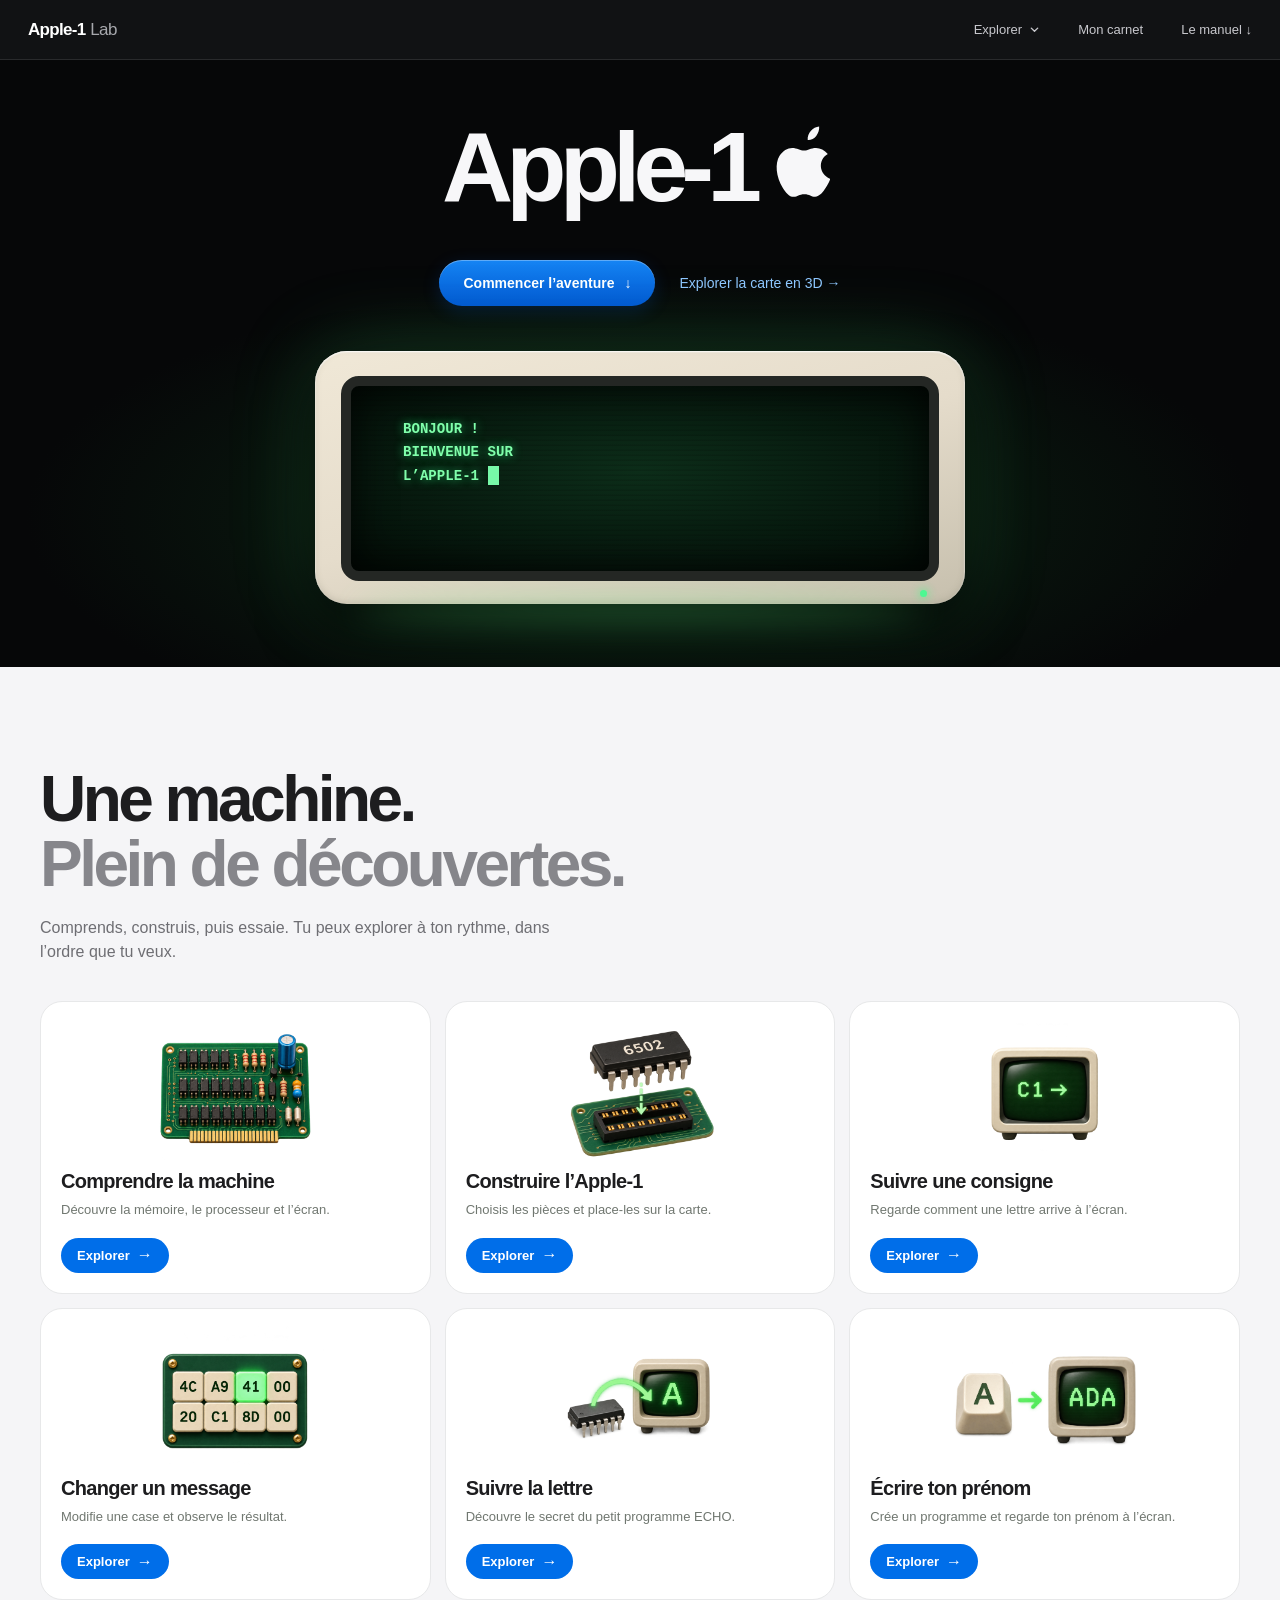
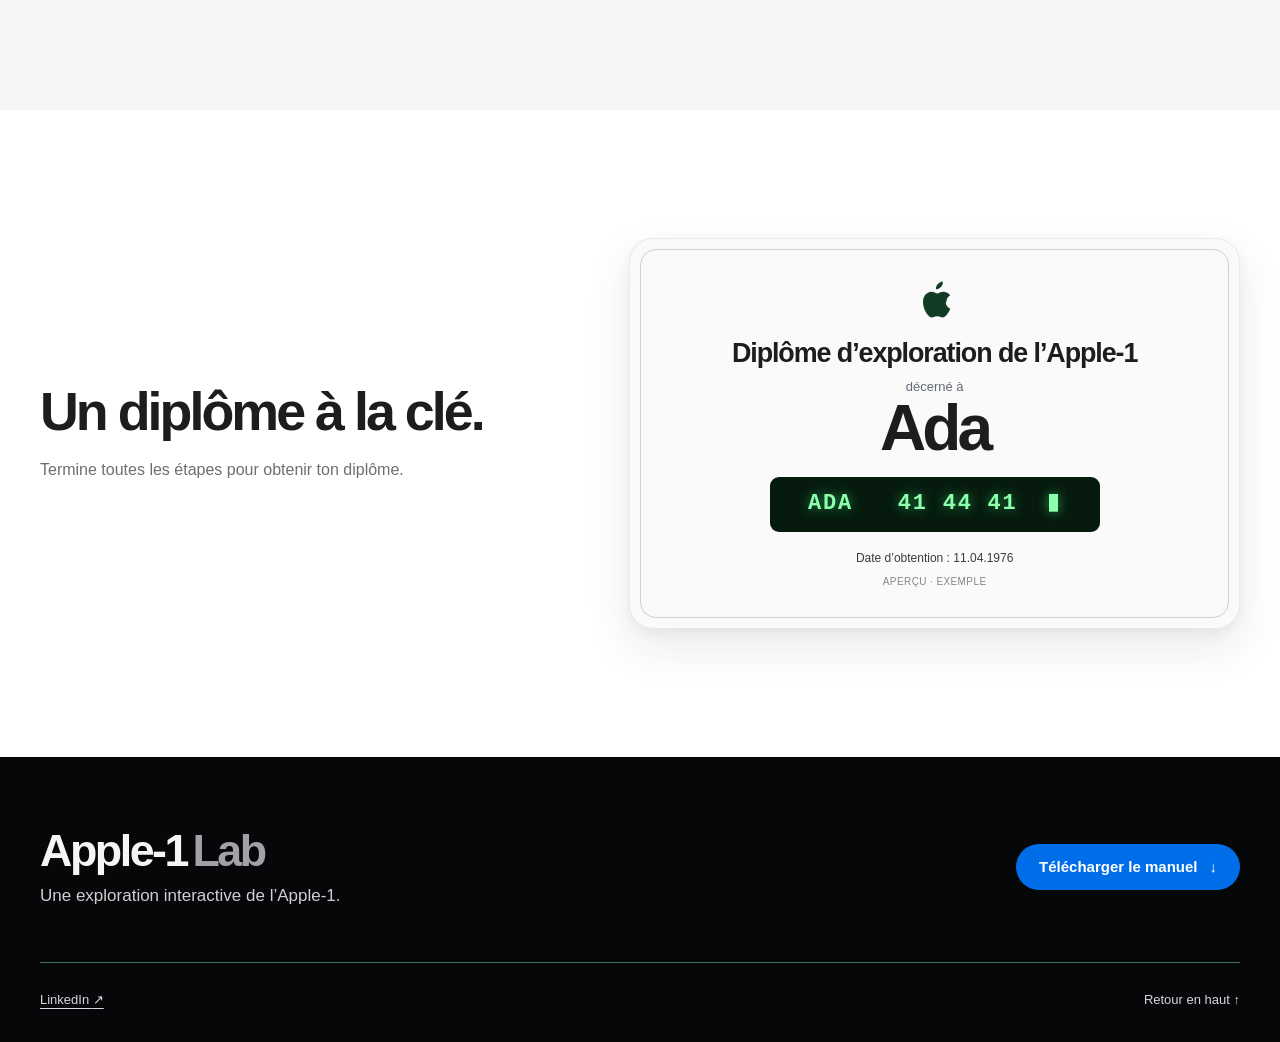
<file: index.html>
<!doctype html>
<html lang="fr"><head><meta charset="utf-8"><meta name="viewport" content="width=device-width,initial-scale=1"><meta name="theme-color" content="#f5f5f7"><meta name="description" content="Explorez l'Apple-1 en 3D et découvrez le 6502 instruction par instruction."><title>La machine — Apple-1 Lab</title><link rel="preconnect" href="https://fonts.googleapis.com"><link rel="preconnect" href="https://fonts.gstatic.com" crossorigin><link href="https://fonts.googleapis.com/css2?family=DM+Mono:wght@400;500&family=DM+Sans:wght@400;500;600;700&family=Playfair+Display:wght@500;600&display=swap" rel="stylesheet"><link rel="stylesheet" href="style.css"><link rel="stylesheet" href="adventure.css?v=10"><link rel="stylesheet" href="pico.css?v=7"><link rel="stylesheet" href="pico3d.css?v=3"><link rel="stylesheet" href="journey.css?v=4"><link rel="stylesheet" href="guide.css"><link rel="stylesheet" href="assembly.css?v=2"><link rel="stylesheet" href="hack.css"><link rel="stylesheet" href="site-nav.css?v=1"><link rel="stylesheet" href="home-finishing.css?v=1"><script src="site-nav.js?v=1" defer></script><link rel="stylesheet" href="diploma-teaser.css?v=1"></head>
<body><header class="topbar"><a class="brand" href="index.html" aria-label="Apple-1 Lab, accueil"><span>Apple-1<b>Lab</b></span></a><nav class="site-nav" aria-label="Navigation principale"><details class="site-menu"><summary>Explorer <svg viewBox="0 0 12 12" fill="none" aria-hidden="true"><path d="M2.5 4.5 6 8l3.5-3.5" stroke="currentColor" stroke-width="1.5" stroke-linecap="round" stroke-linejoin="round"/></svg></summary><div class="site-menu-panel"><div class="site-menu-grid"><div><span class="site-menu-label">Découvrir</span><a href="carte-3d.html">La carte en 3D</a><a href="carte.html">La carte des découvertes</a><a href="guide.html">Bien commencer</a></div><div><span class="site-menu-label">Les ateliers</span><a href="montage.html">Le montage</a><a href="laboratoire.html">Le laboratoire</a><a href="memoire.html">La mémoire</a><a href="enquete.html">L’enquête</a><a href="prenom.html">Ton prénom</a></div></div></div></details><a href="carnet.html">Mon carnet</a><a class="nav-manual" href="apple1-manual.pdf" download>Le manuel ↓</a></nav></header><main id="top" class="page-content"><section class="story-hero" aria-labelledby="story-title"><h1 id="story-title"><span class="hero-title-line">Apple‑1<svg class="hero-apple" viewBox="3 0 18 22" aria-hidden="true" focusable="false"><path d="M15.7 3.75c.52-.67.88-1.6.78-2.53-.76.03-1.69.51-2.25 1.18-.5.59-.94 1.54-.82 2.45.85.07 1.74-.43 2.29-1.1ZM19.4 15.56c-.39.9-.59 1.3-1.1 2.09-.7 1.1-1.69 2.47-2.92 2.48-1.1.01-1.38-.71-2.87-.71-1.49.01-1.8.72-2.89.71-1.23 0-2.17-1.23-2.86-2.33-1.95-3.1-2.16-6.75-.96-8.67.85-1.36 2.18-2.16 3.44-2.16 1.3 0 2.12.72 3.21.72 1.06 0 1.7-.72 3.2-.72 1.12 0 2.3.61 3.16 1.64-2.78 1.53-2.33 5.53.59 6.62Z"/></svg></span></h1><div class="story-actions"><a href="carte.html">Commencer l’aventure <span aria-hidden="true">↓</span></a><a href="carte-3d.html">Explorer la carte en 3D →</a></div><div class="story-terminal" aria-label="Écran d’ordinateur ancien"><div class="intro-screen"><p class="terminal-text">BONJOUR !<br>BIENVENUE SUR<br>L’APPLE-1 <span class="terminal-cursor" aria-hidden="true"></span></p></div><span class="terminal-led" aria-hidden="true"></span></div></section><section id="voyage" aria-label="Les étapes de ton aventure"></section><section class="diploma-teaser" aria-labelledby="diploma-teaser-title">
  <div class="diploma-teaser__inner">
    <div class="diploma-teaser__copy">
      <h2 id="diploma-teaser-title">Un diplôme à la clé.</h2>
      <p>Termine toutes les étapes pour obtenir ton diplôme.</p>
    </div>
    <figure class="diploma-preview" aria-label="Exemple de diplôme décerné à Ada, daté du 11 avril 1976">
      <div class="diploma-preview__inside">
        <svg class="diploma-preview__apple" viewBox="0 0 24 29" fill="currentColor" aria-hidden="true"><path d="M16.8 4.9c.8-1 1.4-2.4 1.3-3.9-1.3.1-2.8.9-3.7 1.9-.8.9-1.5 2.3-1.3 3.7 1.4.1 2.8-.7 3.7-1.7ZM20.7 15.9c0-3.2 2.6-4.7 2.7-4.8-1.5-2.2-3.8-2.5-4.6-2.6-1.9-.2-3.8 1.2-4.8 1.2s-2.5-1.2-4.1-1.2c-2.1 0-4.1 1.2-5.2 3.1-2.2 3.8-.6 9.5 1.5 12.6 1 1.5 2.2 3.1 3.8 3 1.5-.1 2.1-.9 4-.9s2.4.9 4  .9c1.6 0 2.7-1.5 3.7-3 1.2-1.7 1.7-3.5 1.7-3.6-.1 0-3.2-1.2-3.2-4.7Z"/></svg>
        <p class="diploma-preview__title">Diplôme d’exploration de l’Apple-1</p>
        <p class="diploma-preview__recipient">décerné à</p>
        <strong class="diploma-preview__name">Ada</strong>
        <div class="diploma-preview__screen">ADA&nbsp;&nbsp; 41 44 41&nbsp; ▮</div>
        <p class="diploma-preview__date">Date d’obtention : 11.04.1976</p>
        <p class="diploma-preview__example">Aperçu · exemple</p>
      </div>
    </figure>
  </div>
</section></main><footer id="home-footer"><div class="home-footer-inner"><div class="home-footer-main"><div><div class="home-footer-title">Apple-1<span>Lab</span></div><p class="home-footer-tagline">Une exploration interactive de l’Apple-1.</p></div><a class="home-footer-download" href="apple1-manual.pdf" download>Télécharger le manuel <span aria-hidden="true">↓</span></a></div><div class="home-footer-bottom"><a href="https://www.linkedin.com/in/nicolas-hedoire-ai/">LinkedIn <span aria-hidden="true">↗</span></a><a href="#top">Retour en haut <span aria-hidden="true">↑</span></a></div></div></footer><script type="module" src="app.js?v=4"></script><script type="module" src="experience.js?v=16"></script></body></html>
</file>
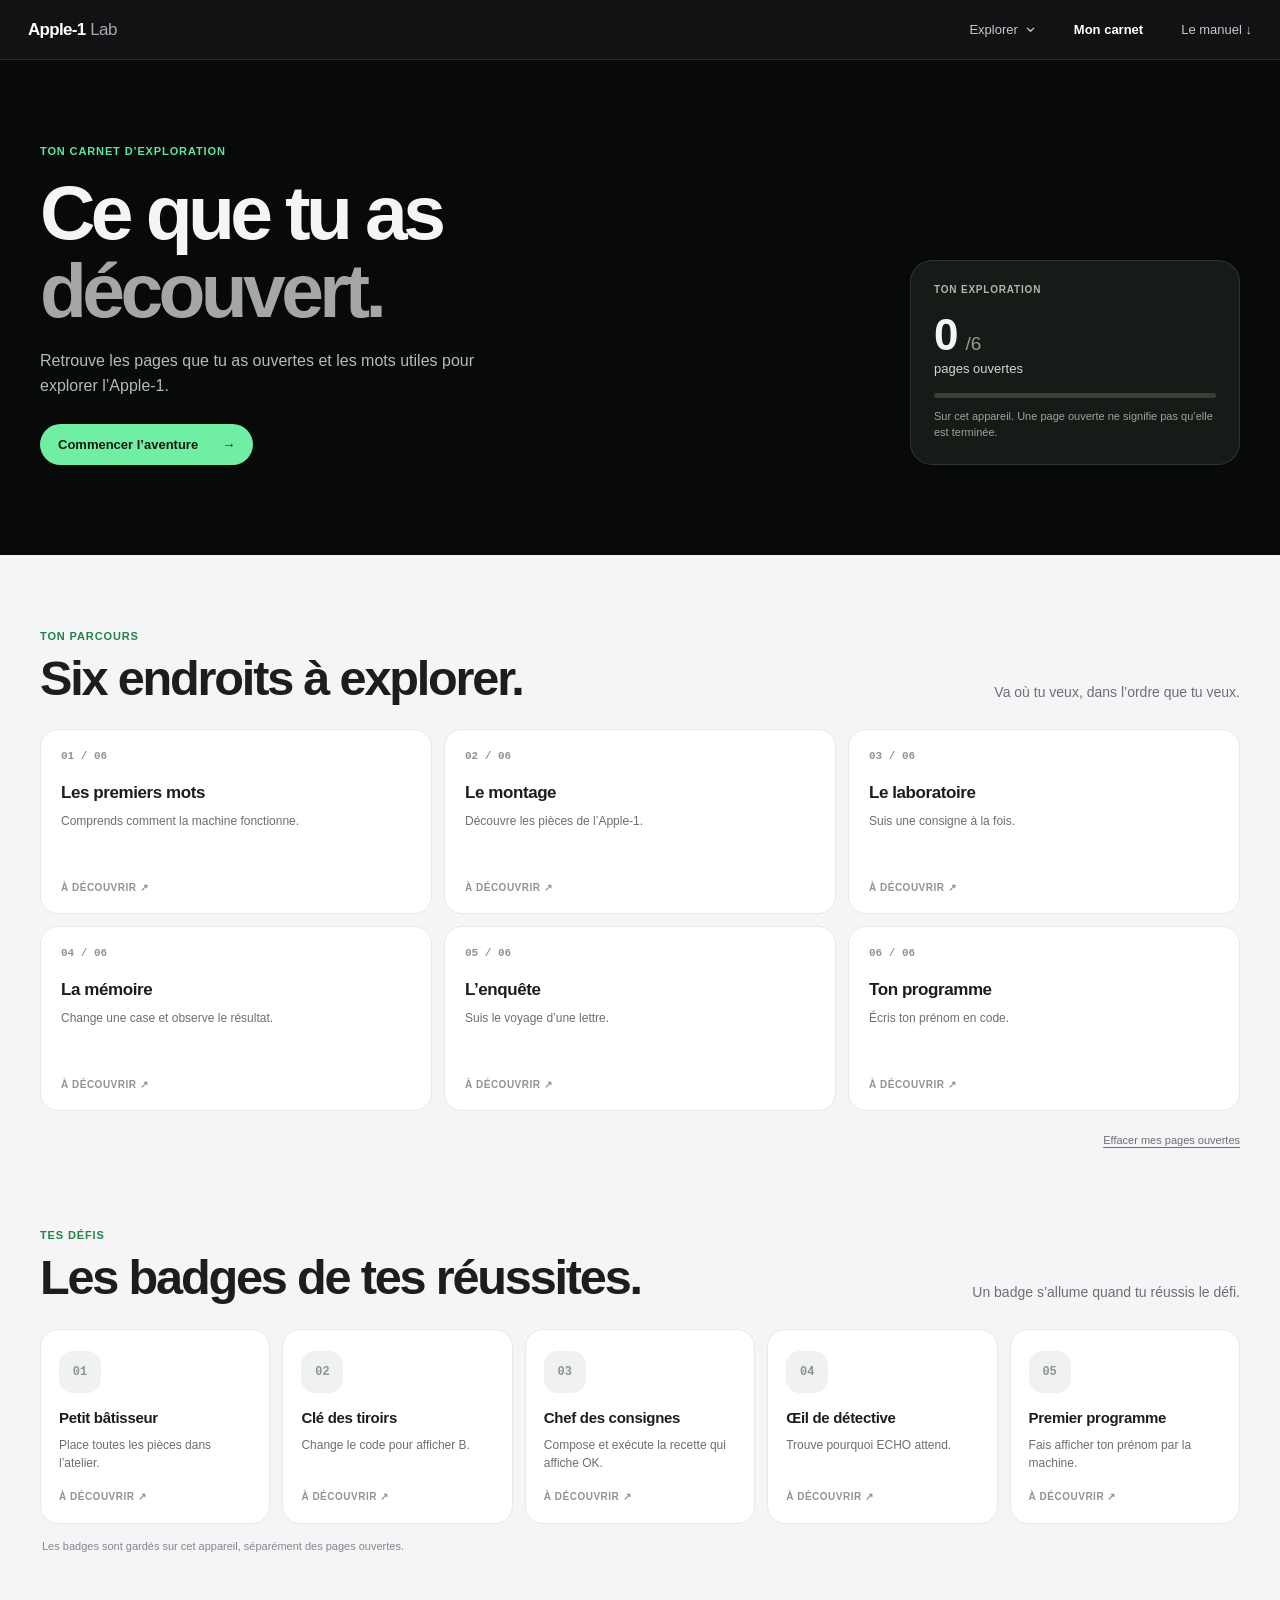
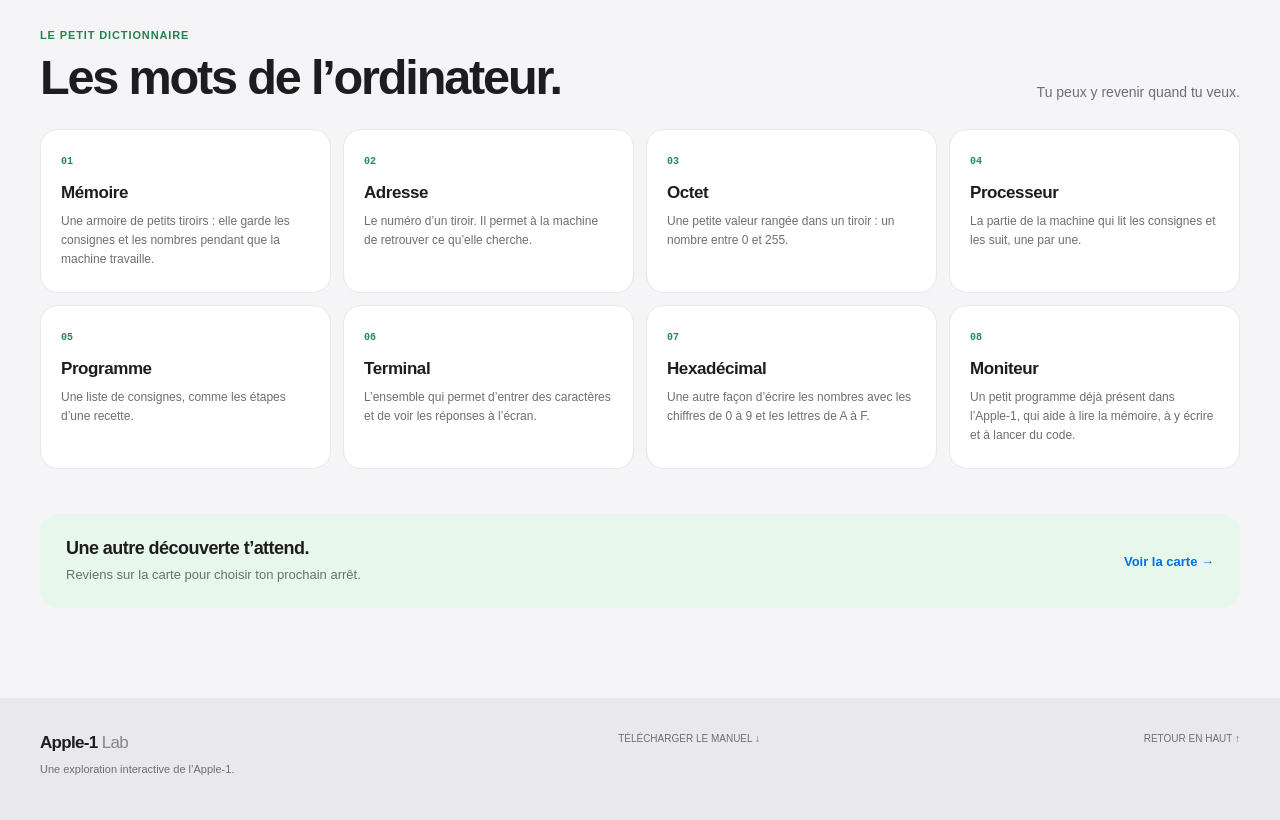
<file: carnet.html>
<!doctype html>
<html lang="fr"><head><meta charset="utf-8"><meta name="viewport" content="width=device-width,initial-scale=1"><meta name="theme-color" content="#f5f5f7"><meta name="description" content="Retrouve les étapes de ton exploration et les mots de l’ordinateur."><title>Mon carnet — Apple-1 Lab</title><link rel="stylesheet" href="style.css"><link rel="stylesheet" href="adventure.css?v=7"><link rel="stylesheet" href="pico.css?v=7"><link rel="stylesheet" href="pico3d.css?v=3"><link rel="stylesheet" href="carnet.css"><link rel="stylesheet" href="site-nav.css?v=1"><script src="site-nav.js?v=1" defer></script></head>
<body><header class="topbar"><a class="brand" href="index.html" aria-label="Apple-1 Lab, accueil"><span>Apple-1<b>Lab</b></span></a><nav class="site-nav" aria-label="Navigation principale"><details class="site-menu"><summary>Explorer <svg viewBox="0 0 12 12" fill="none" aria-hidden="true"><path d="M2.5 4.5 6 8l3.5-3.5" stroke="currentColor" stroke-width="1.5" stroke-linecap="round" stroke-linejoin="round"/></svg></summary><div class="site-menu-panel"><div class="site-menu-grid"><div><span class="site-menu-label">Découvrir</span><a href="carte-3d.html">La carte en 3D</a><a href="carte.html">La carte des découvertes</a><a href="guide.html">Bien commencer</a></div><div><span class="site-menu-label">Les ateliers</span><a href="montage.html">Le montage</a><a href="laboratoire.html">Le laboratoire</a><a href="memoire.html">La mémoire</a><a href="enquete.html">L’enquête</a><a href="prenom.html">Ton prénom</a></div></div></div></details><a href="carnet.html" aria-current="page">Mon carnet</a><a class="nav-manual" href="apple1-manual.pdf" download>Le manuel ↓</a></nav></header>
<main id="top" class="notebook"><section class="notebook-hero"><div class="notebook-hero-inner"><div><p class="notebook-kicker">TON CARNET D’EXPLORATION</p><h1>Ce que tu as<br><span>découvert.</span></h1><p class="notebook-intro">Retrouve les pages que tu as ouvertes et les mots utiles pour explorer l’Apple‑1.</p><a class="notebook-resume" id="notebook-resume" href="guide.html">Commencer l’aventure <span aria-hidden="true">→</span></a></div><div class="notebook-progress" aria-live="polite"><span>TON EXPLORATION</span><strong id="notebook-count">0 <small>/ 6</small></strong><p id="notebook-count-label">pages ouvertes</p><div class="notebook-progress-track" aria-hidden="true"><i id="notebook-progress-bar"></i></div><small id="notebook-storage-note">Sur cet appareil. Une page ouverte ne signifie pas qu’elle est terminée.</small></div></div></section>
<section class="notebook-section" aria-labelledby="notebook-path-title"><div class="notebook-heading"><div><p class="notebook-eyebrow">TON PARCOURS</p><h2 id="notebook-path-title">Six endroits à explorer.</h2></div><p>Va où tu veux, dans l’ordre que tu veux.</p></div><div id="notebook-activities" class="notebook-activities"></div><div class="notebook-reset-row"><span id="notebook-reset-status" role="status" aria-live="polite"></span><button type="button" id="notebook-reset">Effacer mes pages ouvertes</button></div></section>
<section class="notebook-section notebook-badges" aria-labelledby="notebook-badges-title"><div class="notebook-heading"><div><p class="notebook-eyebrow">TES DÉFIS</p><h2 id="notebook-badges-title">Les badges de tes réussites.</h2></div><p>Un badge s’allume quand tu réussis le défi.</p></div><div id="notebook-badges" class="notebook-badges-grid"></div><p id="notebook-badges-note" class="notebook-badges-note">Les badges sont gardés sur cet appareil, séparément des pages ouvertes.</p></section><section class="notebook-section notebook-words" aria-labelledby="notebook-words-title"><div class="notebook-heading"><div><p class="notebook-eyebrow">LE PETIT DICTIONNAIRE</p><h2 id="notebook-words-title">Les mots de l’ordinateur.</h2></div><p>Tu peux y revenir quand tu veux.</p></div><div class="notebook-glossary"><article><span>01</span><h3>Mémoire</h3><p>Une armoire de petits tiroirs : elle garde les consignes et les nombres pendant que la machine travaille.</p></article><article><span>02</span><h3>Adresse</h3><p>Le numéro d’un tiroir. Il permet à la machine de retrouver ce qu’elle cherche.</p></article><article><span>03</span><h3>Octet</h3><p>Une petite valeur rangée dans un tiroir : un nombre entre 0 et 255.</p></article><article><span>04</span><h3>Processeur</h3><p>La partie de la machine qui lit les consignes et les suit, une par une.</p></article><article><span>05</span><h3>Programme</h3><p>Une liste de consignes, comme les étapes d’une recette.</p></article><article><span>06</span><h3>Terminal</h3><p>L’ensemble qui permet d’entrer des caractères et de voir les réponses à l’écran.</p></article><article><span>07</span><h3>Hexadécimal</h3><p>Une autre façon d’écrire les nombres avec les chiffres de 0 à 9 et les lettres de A à F.</p></article><article><span>08</span><h3>Moniteur</h3><p>Un petit programme déjà présent dans l’Apple‑1, qui aide à lire la mémoire, à y écrire et à lancer du code.</p></article></div></section><div class="notebook-end"><div><strong>Une autre découverte t’attend.</strong><p>Reviens sur la carte pour choisir ton prochain arrêt.</p></div><a href="carte.html">Voir la carte <span aria-hidden="true">→</span></a></div></main>
<footer><div class="wrap footer-inner"><div><div class="brand footer-brand"><span>Apple-1 <b>Lab</b></span></div><p>Une exploration interactive de l’Apple-1.</p></div><div><a href="apple1-manual.pdf" download>TÉLÉCHARGER LE MANUEL ↓</a></div><a href="#top">RETOUR EN HAUT ↑</a></div></footer><script type="module" src="carnet.js?v=3"></script><script type="module" src="experience.js?v=16"></script></body></html>
</file>
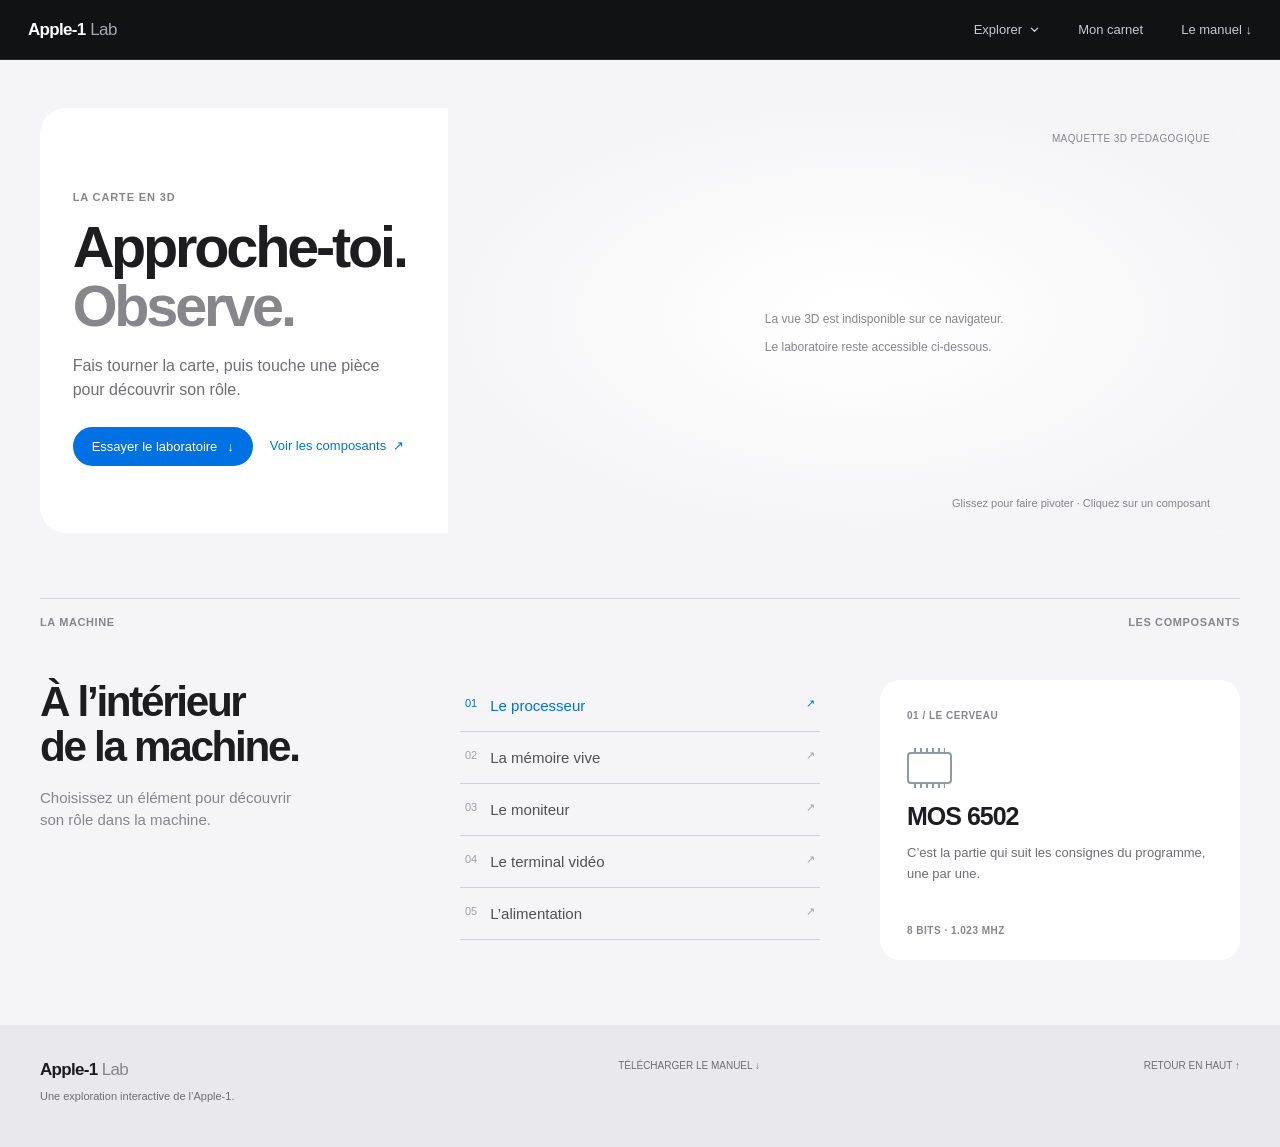
<file: carte-3d.html>
<!doctype html>
<html lang="fr"><head><meta charset="utf-8"><meta name="viewport" content="width=device-width,initial-scale=1"><meta name="theme-color" content="#f5f5f7"><meta name="description" content="Explorez l'Apple-1 en 3D et découvrez le 6502 instruction par instruction."><title>La carte en 3D — Apple-1 Lab</title><link rel="preconnect" href="https://fonts.googleapis.com"><link rel="preconnect" href="https://fonts.gstatic.com" crossorigin><link href="https://fonts.googleapis.com/css2?family=DM+Mono:wght@400;500&family=DM+Sans:wght@400;500;600;700&family=Playfair+Display:wght@500;600&display=swap" rel="stylesheet"><link rel="stylesheet" href="style.css"><link rel="stylesheet" href="adventure.css?v=9"><link rel="stylesheet" href="pico.css?v=7"><link rel="stylesheet" href="pico3d.css?v=3"><link rel="stylesheet" href="journey.css?v=3"><link rel="stylesheet" href="guide.css"><link rel="stylesheet" href="assembly.css?v=2"><link rel="stylesheet" href="hack.css"><link rel="stylesheet" href="carte-3d.css"><link rel="stylesheet" href="site-nav.css?v=1"><script src="site-nav.js?v=1" defer></script><link rel="stylesheet" href="site-nav.css?v=1"><script src="site-nav.js?v=1" defer></script></head>
<body><header class="topbar"><a class="brand" href="index.html" aria-label="Apple-1 Lab, accueil"><span>Apple-1<b>Lab</b></span></a><nav class="site-nav" aria-label="Navigation principale"><details class="site-menu"><summary>Explorer <svg viewBox="0 0 12 12" fill="none" aria-hidden="true"><path d="M2.5 4.5 6 8l3.5-3.5" stroke="currentColor" stroke-width="1.5" stroke-linecap="round" stroke-linejoin="round"/></svg></summary><div class="site-menu-panel"><div class="site-menu-grid"><div><span class="site-menu-label">Découvrir</span><a href="carte-3d.html">La carte en 3D</a><a href="carte.html">La carte des découvertes</a><a href="guide.html">Bien commencer</a></div><div><span class="site-menu-label">Les ateliers</span><a href="montage.html">Le montage</a><a href="laboratoire.html">Le laboratoire</a><a href="memoire.html">La mémoire</a><a href="enquete.html">L’enquête</a><a href="prenom.html">Ton prénom</a></div></div></div></details><a href="carnet.html">Mon carnet</a><a class="nav-manual" href="apple1-manual.pdf" download>Le manuel ↓</a></nav></header><main id="top" class="page-content board-page"><section class="hero" id="explorer"><div class="hero-copy"><div class="eyebrow">LA CARTE EN 3D</div><h1>Approche-toi.<br><em>Observe.</em></h1><p>Fais tourner la carte, puis touche une pièce pour découvrir son rôle.</p><div class="hero-actions"><a href="laboratoire.html" class="primary">Essayer le laboratoire <span>↓</span></a><button class="text-button" id="explore-btn">Voir les composants <span>↗</span></button></div></div><div class="hero-scene"><div class="scene-head"><span>MAQUETTE 3D PÉDAGOGIQUE</span></div><div id="scene" aria-label="Maquette tridimensionnelle interactive de l’Apple-1"><div class="scene-loading">Chargement de la maquette 3D…</div></div><svg class="scene-pointer" id="scene-pointer" aria-hidden="true" hidden><line id="scene-pointer-shadow" x1="0" y1="0" x2="0" y2="0"></line><line id="scene-pointer-line" x1="0" y1="0" x2="0" y2="0"></line></svg><span class="scene-marker" id="scene-marker" aria-hidden="true" hidden></span><div class="scene-info" id="scene-info" hidden><span class="scene-connector-anchor" aria-hidden="true"></span><div class="scene-info-header"><span class="scene-info-kicker">À DÉCOUVRIR</span><span class="component-count" id="component-count">01 / 05</span></div><strong id="scene-info-title" aria-live="polite"></strong><p id="scene-info-text"></p><div class="component-navigation"><button id="component-prev" type="button" aria-label="Composant précédent"><span aria-hidden="true">←</span> Précédent</button><button id="component-next" type="button" aria-label="Composant suivant">Suivant <span aria-hidden="true">→</span></button></div></div><button id="scene-overview" class="scene-overview" type="button" hidden>↖ &nbsp; Vue générale</button><div class="scene-bottom"><span>Glissez pour faire pivoter · Cliquez sur un composant</span></div></div></section>
<section class="components wrap" id="composants"><div class="section-line"><span>LA MACHINE</span><span>LES COMPOSANTS</span></div><div class="components-grid"><div class="component-lead"><h2>À l’intérieur<br>de la machine.</h2><p>Choisissez un élément pour découvrir son rôle dans la machine.</p></div><div class="component-tabs" role="tablist" aria-label="Composants"><button class="component-tab active" data-component="cpu">01 <span>Le processeur</span> ↗</button><button class="component-tab" data-component="ram">02 <span>La mémoire vive</span> ↗</button><button class="component-tab" data-component="rom">03 <span>Le moniteur</span> ↗</button><button class="component-tab" data-component="video">04 <span>Le terminal vidéo</span> ↗</button><button class="component-tab" data-component="power">05 <span>L’alimentation</span> ↗</button></div><article class="component-detail"><span class="detail-kicker" id="detail-kicker">01 / LE CERVEAU</span><div class="detail-symbol" id="detail-symbol">⌘</div><h3 id="detail-title">MOS 6502</h3><p id="detail-text">C’est la partie qui suit les consignes du programme, une par une.</p><span class="detail-foot" id="detail-foot">8 BITS · 1.023 MHZ</span></article></div></section></main><footer><div class="wrap footer-inner"><div><div class="brand footer-brand"><span>Apple-1 <b>Lab</b></span></div><p>Une exploration interactive de l’Apple-1.</p></div><div><a href="apple1-manual.pdf" download>TÉLÉCHARGER LE MANUEL ↓</a></div><a href="#top">RETOUR EN HAUT ↑</a></div></footer><script type="module" src="app.js?v=4"></script><script type="module" src="experience.js?v=16"></script></body></html>
</file>
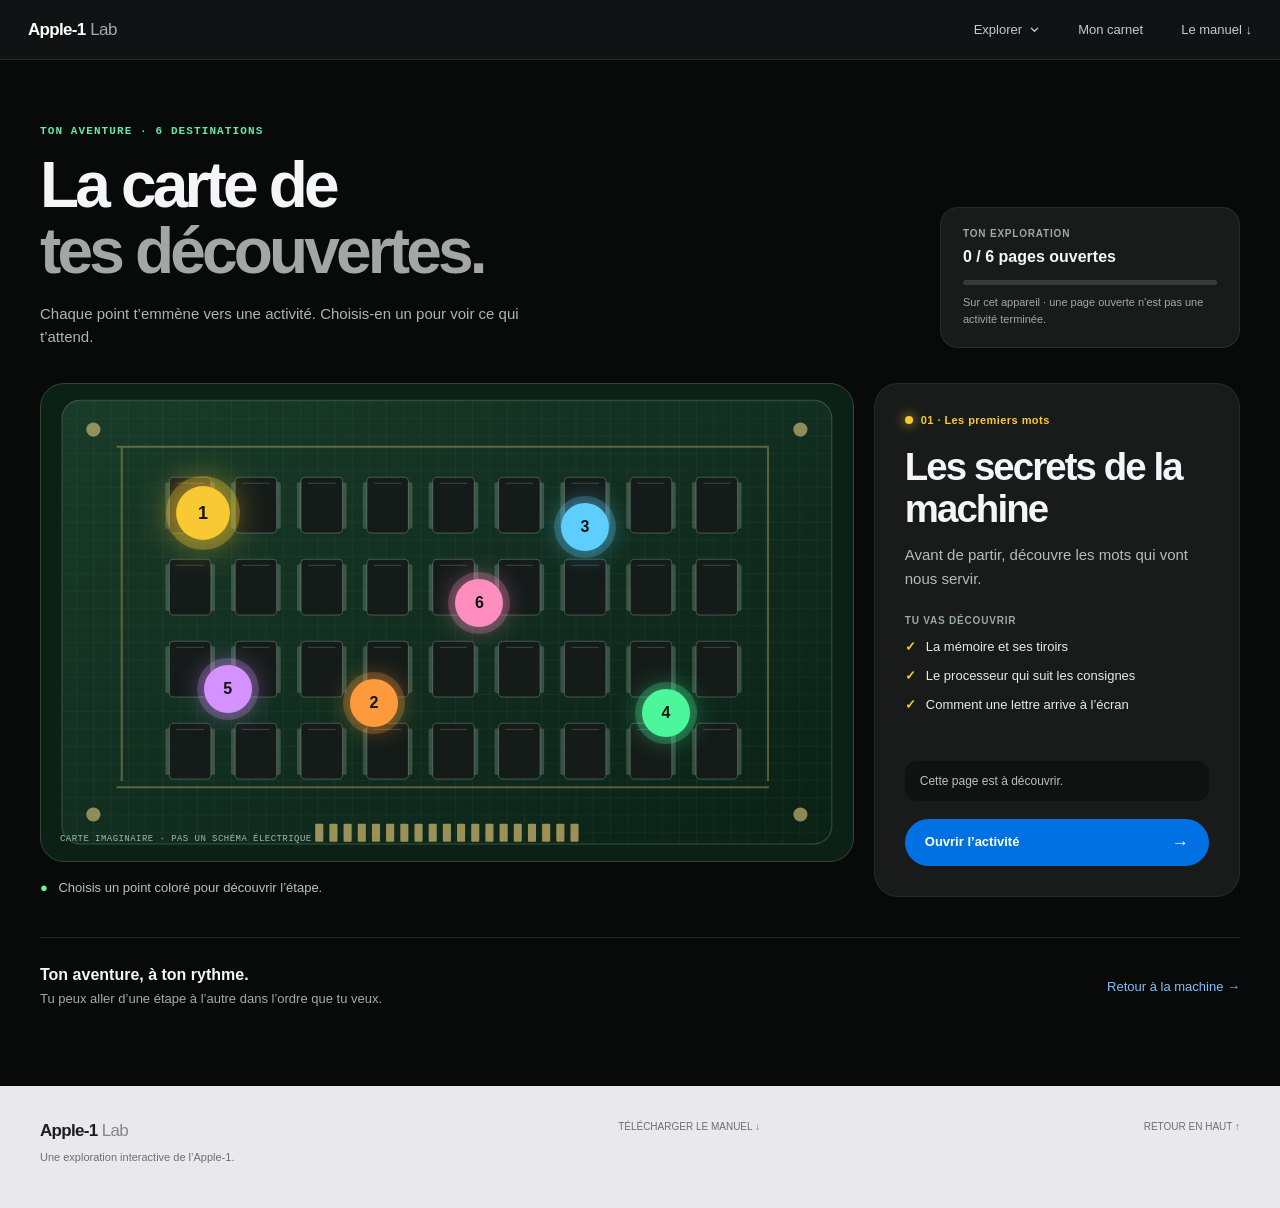
<file: carte.html>
<!doctype html>
<html lang="fr"><head><meta charset="utf-8"><meta name="viewport" content="width=device-width,initial-scale=1"><meta name="theme-color" content="#f5f5f7"><meta name="description" content="Explorez l'Apple-1 en 3D et découvrez le 6502 instruction par instruction."><title>La carte — Apple-1 Lab</title><link rel="preconnect" href="https://fonts.googleapis.com"><link rel="preconnect" href="https://fonts.gstatic.com" crossorigin><link href="https://fonts.googleapis.com/css2?family=DM+Mono:wght@400;500&family=DM+Sans:wght@400;500;600;700&family=Playfair+Display:wght@500;600&display=swap" rel="stylesheet"><link rel="stylesheet" href="style.css"><link rel="stylesheet" href="adventure.css?v=7"><link rel="stylesheet" href="pico.css?v=7"><link rel="stylesheet" href="pico3d.css?v=3"><link rel="stylesheet" href="journey.css?v=3"><link rel="stylesheet" href="guide.css"><link rel="stylesheet" href="assembly.css?v=2"><link rel="stylesheet" href="hack.css"><link rel="stylesheet" href="map.css"><link rel="stylesheet" href="site-nav.css?v=1"><script src="site-nav.js?v=1" defer></script></head>
<body><header class="topbar"><a class="brand" href="index.html" aria-label="Apple-1 Lab, accueil"><span>Apple-1<b>Lab</b></span></a><nav class="site-nav" aria-label="Navigation principale"><details class="site-menu"><summary>Explorer <svg viewBox="0 0 12 12" fill="none" aria-hidden="true"><path d="M2.5 4.5 6 8l3.5-3.5" stroke="currentColor" stroke-width="1.5" stroke-linecap="round" stroke-linejoin="round"/></svg></summary><div class="site-menu-panel"><div class="site-menu-grid"><div><span class="site-menu-label">Découvrir</span><a href="carte-3d.html">La carte en 3D</a><a href="carte.html" aria-current="page">La carte des découvertes</a><a href="guide.html">Bien commencer</a></div><div><span class="site-menu-label">Les ateliers</span><a href="montage.html">Le montage</a><a href="laboratoire.html">Le laboratoire</a><a href="memoire.html">La mémoire</a><a href="enquete.html">L’enquête</a><a href="prenom.html">Ton prénom</a></div></div></div></details><a href="carnet.html">Mon carnet</a><a class="nav-manual" href="apple1-manual.pdf" download>Le manuel ↓</a></nav></header><main id="top"><section id="map-root"></section></main><footer><div class="wrap footer-inner"><div><div class="brand footer-brand"><span>Apple-1 <b>Lab</b></span></div><p>Une exploration interactive de l’Apple-1.</p></div><div><a href="apple1-manual.pdf" download>TÉLÉCHARGER LE MANUEL ↓</a></div><a href="#top">RETOUR EN HAUT ↑</a></div></footer><script type="module" src="experience.js?v=16"></script></body></html>
</file>
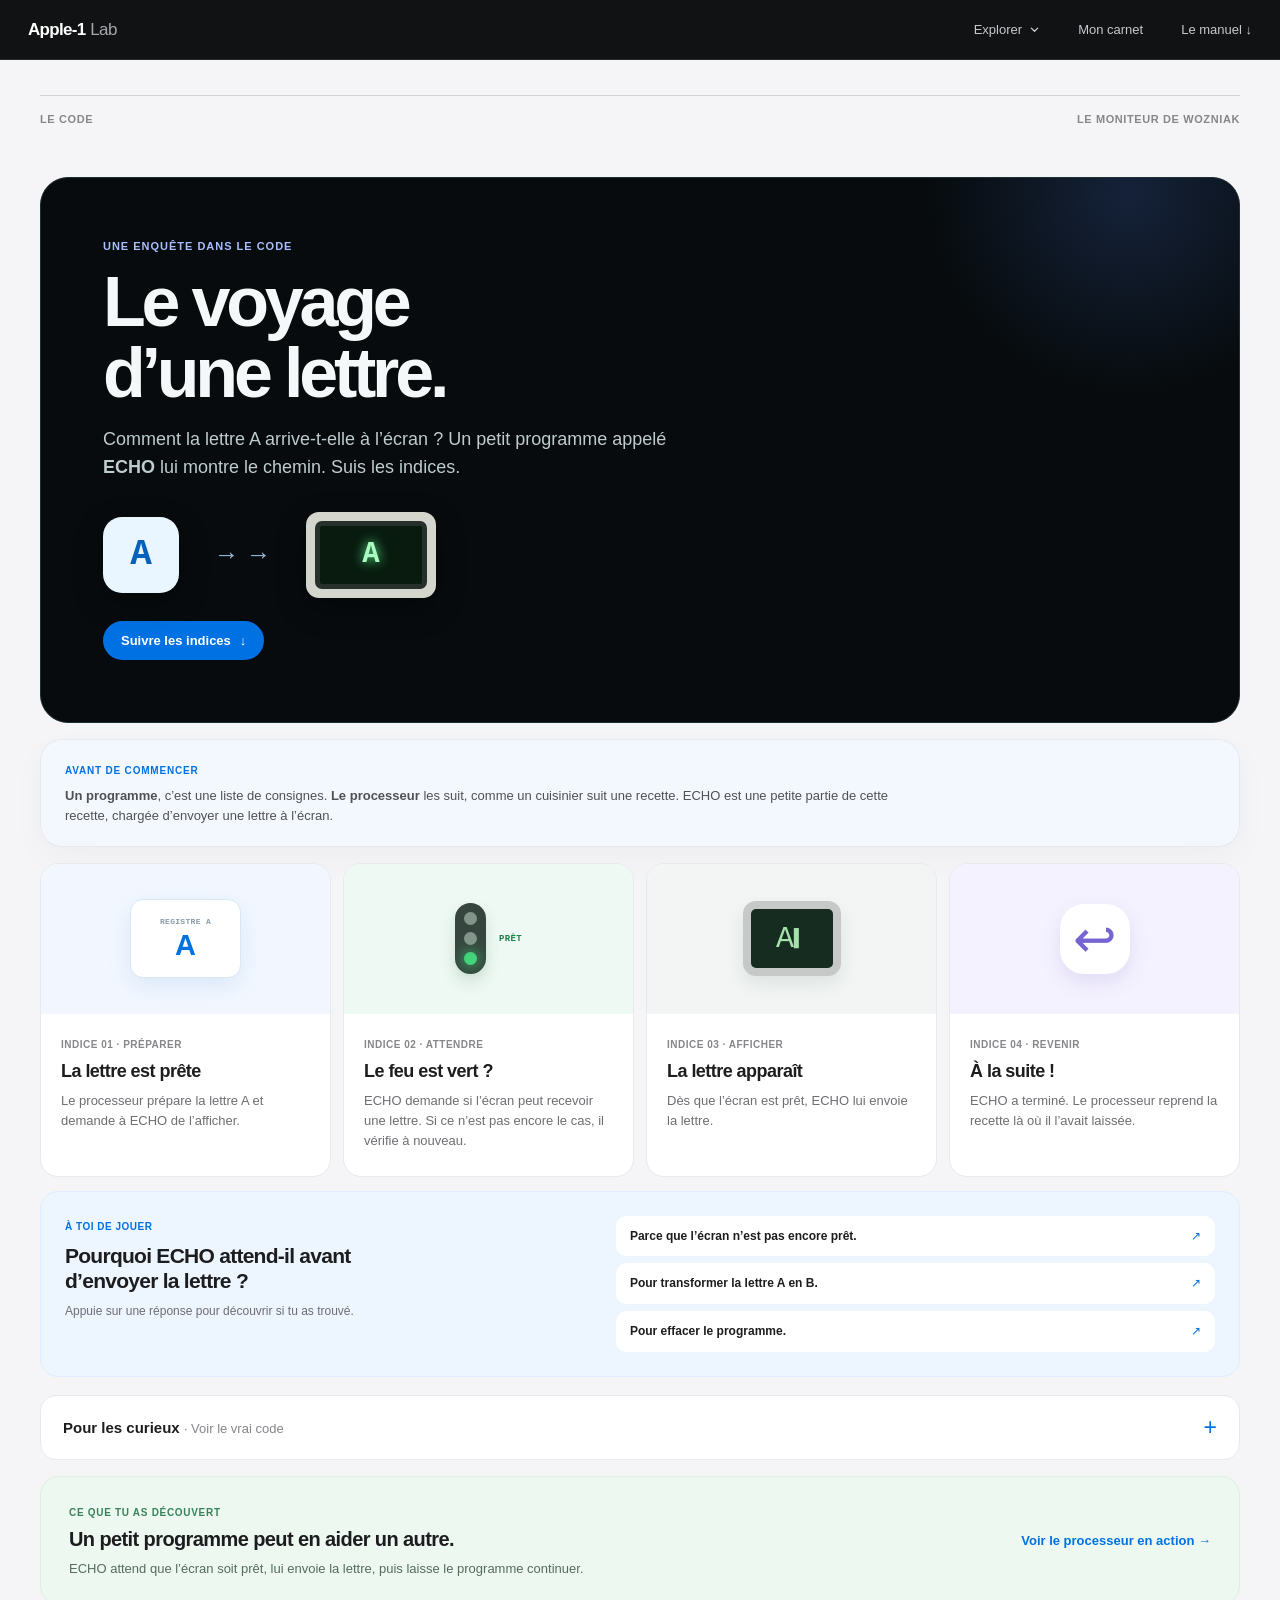
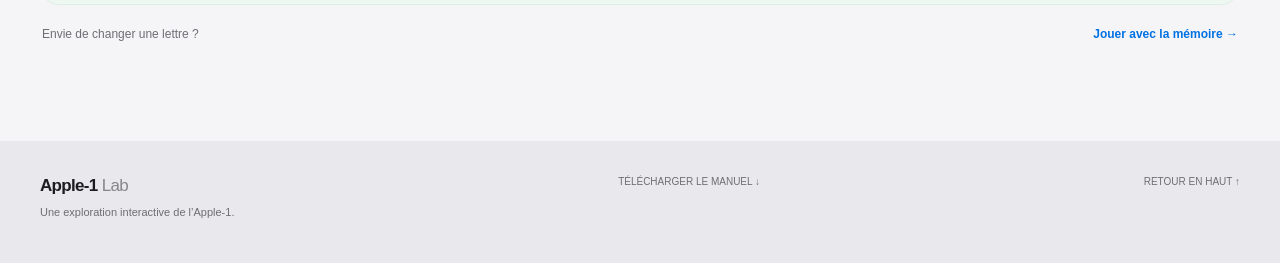
<file: enquete.html>
<!doctype html>
<html lang="fr"><head><meta charset="utf-8"><meta name="viewport" content="width=device-width,initial-scale=1"><meta name="theme-color" content="#f5f5f7"><meta name="description" content="Explorez l'Apple-1 en 3D et découvrez le 6502 instruction par instruction."><title>L’enquête — Apple-1 Lab</title><link rel="preconnect" href="https://fonts.googleapis.com"><link rel="preconnect" href="https://fonts.gstatic.com" crossorigin><link href="https://fonts.googleapis.com/css2?family=DM+Mono:wght@400;500&family=DM+Sans:wght@400;500;600;700&family=Playfair+Display:wght@500;600&display=swap" rel="stylesheet"><link rel="stylesheet" href="style.css"><link rel="stylesheet" href="adventure.css?v=7"><link rel="stylesheet" href="pico.css?v=7"><link rel="stylesheet" href="pico3d.css?v=3"><link rel="stylesheet" href="learning.css"><link rel="stylesheet" href="chapter.css"><link rel="stylesheet" href="assembly.css?v=2"><link rel="stylesheet" href="hack.css"><link rel="stylesheet" href="site-nav.css?v=1"><script src="site-nav.js?v=1" defer></script></head>
<body><header class="topbar"><a class="brand" href="index.html" aria-label="Apple-1 Lab, accueil"><span>Apple-1<b>Lab</b></span></a><nav class="site-nav" aria-label="Navigation principale"><details class="site-menu"><summary>Explorer <svg viewBox="0 0 12 12" fill="none" aria-hidden="true"><path d="M2.5 4.5 6 8l3.5-3.5" stroke="currentColor" stroke-width="1.5" stroke-linecap="round" stroke-linejoin="round"/></svg></summary><div class="site-menu-panel"><div class="site-menu-grid"><div><span class="site-menu-label">Découvrir</span><a href="carte-3d.html">La carte en 3D</a><a href="carte.html">La carte des découvertes</a><a href="guide.html">Bien commencer</a></div><div><span class="site-menu-label">Les ateliers</span><a href="montage.html">Le montage</a><a href="laboratoire.html">Le laboratoire</a><a href="memoire.html">La mémoire</a><a href="enquete.html" aria-current="page">L’enquête</a><a href="prenom.html">Ton prénom</a></div></div></div></details><a href="carnet.html">Mon carnet</a><a class="nav-manual" href="apple1-manual.pdf" download>Le manuel ↓</a></nav></header><main id="top" class="page-content"><h1 class="visually-hidden">L’enquête sur le code de Wozniak</h1><section class="investigation wrap chapter-echo" id="enquete"><div class="section-line"><span>LE CODE</span><span>LE MONITEUR DE WOZNIAK</span></div><div class="chapter-hero"><div class="chapter-kicker">UNE ENQUÊTE DANS LE CODE</div><h2>Le voyage<br>d’une lettre.</h2><p>Comment la lettre A arrive-t-elle à l’écran ? Un petit programme appelé <strong>ECHO</strong> lui montre le chemin. Suis les indices.</p><div class="echo-visual" role="img" aria-label="La lettre A part du processeur vers l’écran."><div class="echo-packet" aria-hidden="true">A</div><span class="echo-path" aria-hidden="true">→ →</span><div class="echo-monitor" aria-hidden="true"><i>A</i></div></div><a class="chapter-next" href="#indices-echo">Suivre les indices <span aria-hidden="true">↓</span></a></div><div class="learn-investigation-note"><span class="learn-label">AVANT DE COMMENCER</span><p><strong>Un programme</strong>, c’est une liste de consignes. <strong>Le processeur</strong> les suit, comme un cuisinier suit une recette. ECHO est une petite partie de cette recette, chargée d’envoyer une lettre à l’écran.</p></div><ol id="indices-echo" class="echo-story" aria-label="Les quatre étapes de l’affichage d’une lettre"><li><div class="story-art story-hold" aria-hidden="true"><span class="story-register"><small>REGISTRE A</small><b>A</b></span></div><div class="story-copy"><span>INDICE 01 · PRÉPARER</span><h3>La lettre est prête</h3><p>Le processeur prépare la lettre A et demande à ECHO de l’afficher.</p></div></li><li><div class="story-art story-wait" aria-hidden="true"><span class="story-signal"><i></i><i></i><i></i></span><span class="story-ready">PRÊT</span></div><div class="story-copy"><span>INDICE 02 · ATTENDRE</span><h3>Le feu est vert ?</h3><p>ECHO demande si l’écran peut recevoir une lettre. Si ce n’est pas encore le cas, il vérifie à nouveau.</p></div></li><li><div class="story-art story-send" aria-hidden="true"><span class="story-screen">A<span>▍</span></span></div><div class="story-copy"><span>INDICE 03 · AFFICHER</span><h3>La lettre apparaît</h3><p>Dès que l’écran est prêt, ECHO lui envoie la lettre.</p></div></li><li><div class="story-art story-return" aria-hidden="true"><span>↩</span></div><div class="story-copy"><span>INDICE 04 · REVENIR</span><h3>À la suite !</h3><p>ECHO a terminé. Le processeur reprend la recette là où il l’avait laissée.</p></div></li></ol><div class="detective-quiz"><div class="detective-question"><span>À TOI DE JOUER</span><h3>Pourquoi ECHO attend-il avant d’envoyer la lettre ?</h3><p>Appuie sur une réponse pour découvrir si tu as trouvé.</p></div><div class="detective-options"><details id="echo-correct"><summary>Parce que l’écran n’est pas encore prêt. <span aria-hidden="true">↗</span></summary><p><strong>Bien vu !</strong> ECHO vérifie que l’écran peut recevoir la lettre avant de l’envoyer.</p></details><details><summary>Pour transformer la lettre A en B. <span aria-hidden="true">↗</span></summary><p>Pas tout à fait : ECHO garde la lettre et attend que l’écran soit prêt.</p></details><details><summary>Pour effacer le programme. <span aria-hidden="true">↗</span></summary><p>Non : après avoir affiché la lettre, ECHO revient au programme.</p></details></div></div><details class="curious-code"><summary><span>Pour les curieux <small>· Voir le vrai code</small></span><span aria-hidden="true" class="curious-plus">+</span></summary><div class="curious-inner"><p>Voici les quatre consignes écrites dans le langage de la machine. La colonne de droite explique chacune d’elles. « Terminal » désigne ici l’ensemble qui permet de communiquer avec l’écran et le clavier.</p><div class="code-card"><div class="code-header"><span>MONITOR / $FFEF</span><span>6502 ASSEMBLY</span></div><div class="code-line"><span>FFEF</span><b>BIT &nbsp;$D012</b><i>Le terminal est-il prêt ?</i></div><div class="code-line"><span>FFF2</span><b>BMI &nbsp;ECHO</b><i>Sinon, attendre et réessayer.</i></div><div class="code-line"><span>FFF4</span><b>STA &nbsp;$D012</b><i>Envoyer le caractère de A.</i></div><div class="code-line"><span>FFF7</span><b>RTS</b><i>Revenir au programme.</i></div></div><p class="curious-source">D’après le manuel Apple-1 de 1976, pages 7 à 9 du PDF. Dans le laboratoire, l’appel à ECHO est simulé.</p></div></details><div class="chapter-outcome"><div><span>CE QUE TU AS DÉCOUVERT</span><h3>Un petit programme peut en aider un autre.</h3><p>ECHO attend que l’écran soit prêt, lui envoie la lettre, puis laisse le programme continuer.</p></div><a href="laboratoire.html">Voir le processeur en action →</a></div><div class="chapter-footer-action"><span>Envie de changer une lettre ?</span><a href="memoire.html">Jouer avec la mémoire →</a></div></section></main><footer><div class="wrap footer-inner"><div><div class="brand footer-brand"><span>Apple-1 <b>Lab</b></span></div><p>Une exploration interactive de l’Apple-1.</p></div><div><a href="apple1-manual.pdf" download>TÉLÉCHARGER LE MANUEL ↓</a></div><a href="#top">RETOUR EN HAUT ↑</a></div></footer><script type="module" src="app.js?v=4"></script><script type="module" src="experience.js?v=16"></script></body></html>
</file>
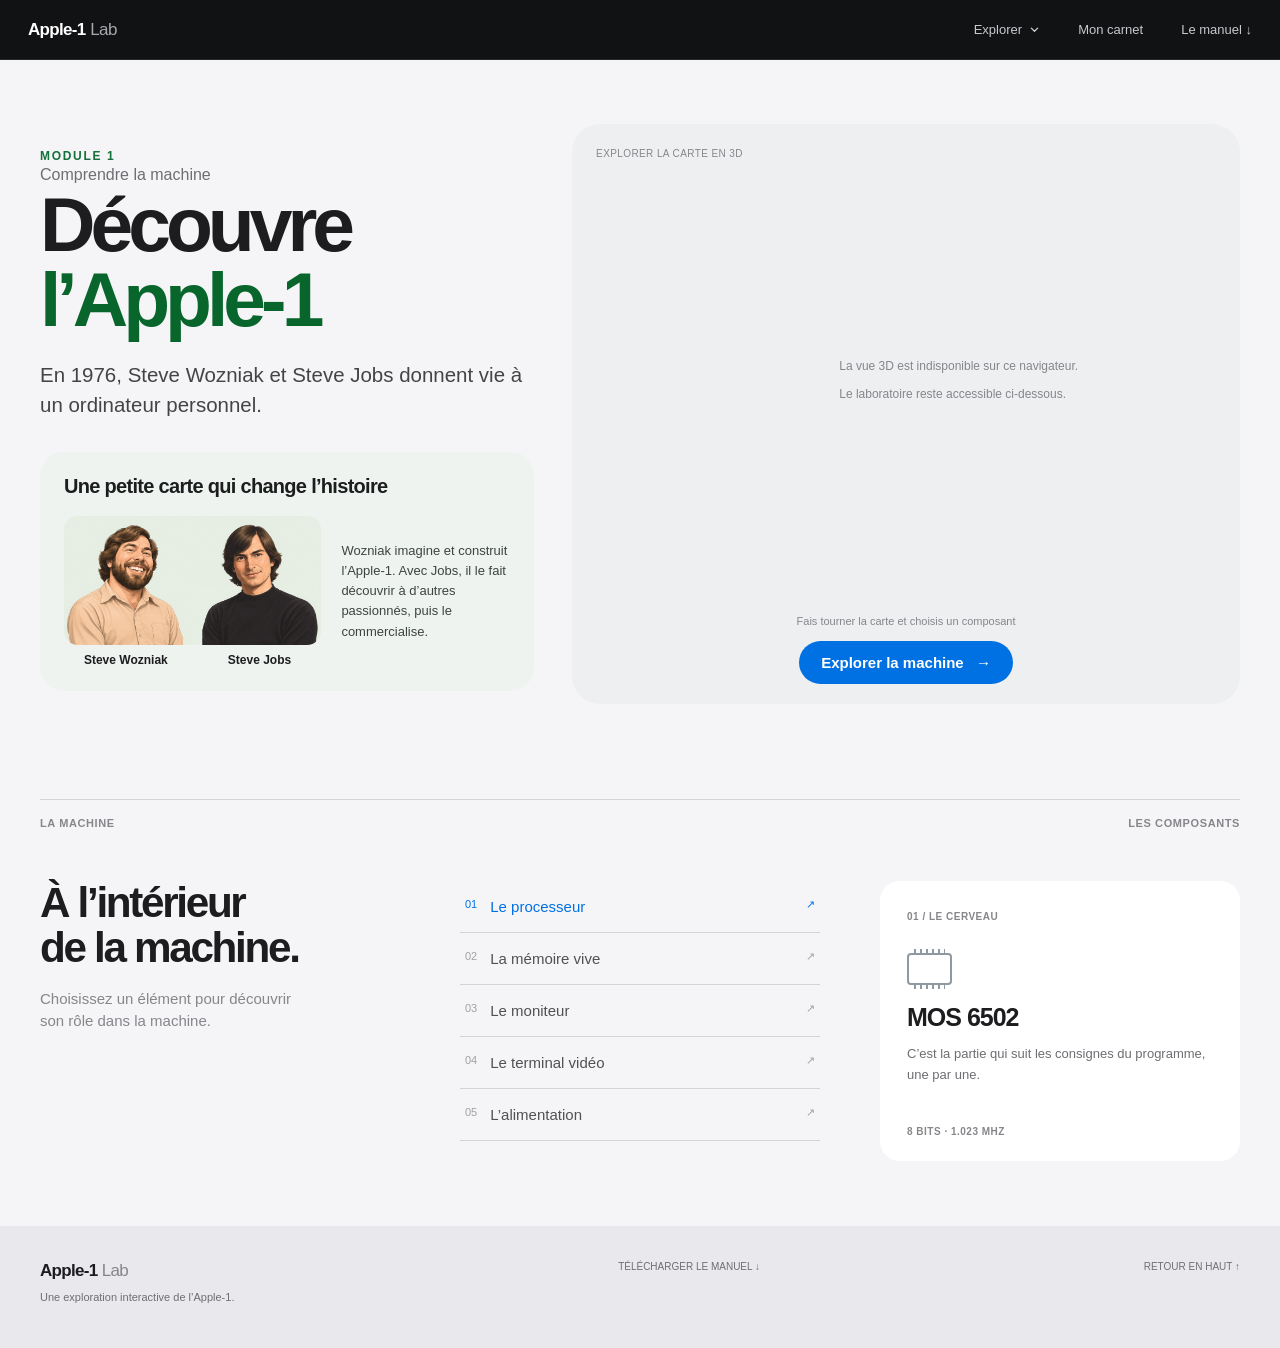
<file: guide.html>
<!doctype html>
<html lang="fr"><head><meta charset="utf-8"><meta name="viewport" content="width=device-width,initial-scale=1"><meta name="theme-color" content="#f5f5f7"><meta name="description" content="Explorez l'Apple-1 en 3D et découvrez le 6502 instruction par instruction."><title>Comprendre la machine — Apple-1 Lab</title><link rel="preconnect" href="https://fonts.googleapis.com"><link rel="preconnect" href="https://fonts.gstatic.com" crossorigin><link href="https://fonts.googleapis.com/css2?family=DM+Mono:wght@400;500&family=DM+Sans:wght@400;500;600;700&family=Playfair+Display:wght@500;600&display=swap" rel="stylesheet"><link rel="stylesheet" href="style.css"><link rel="stylesheet" href="adventure.css?v=9"><link rel="stylesheet" href="pico.css?v=7"><link rel="stylesheet" href="pico3d.css?v=3"><link rel="stylesheet" href="journey.css?v=3"><link rel="stylesheet" href="guide.css"><link rel="stylesheet" href="assembly.css?v=2"><link rel="stylesheet" href="hack.css"><link rel="stylesheet" href="carte-3d.css"><link rel="stylesheet" href="site-nav.css?v=1"><script src="site-nav.js?v=1" defer></script><link rel="stylesheet" href="machine-module.css?v=1"></head>
<body><header class="topbar"><a class="brand" href="index.html" aria-label="Apple-1 Lab, accueil"><span>Apple-1<b>Lab</b></span></a><nav class="site-nav" aria-label="Navigation principale"><details class="site-menu"><summary>Explorer <svg viewBox="0 0 12 12" fill="none" aria-hidden="true"><path d="M2.5 4.5 6 8l3.5-3.5" stroke="currentColor" stroke-width="1.5" stroke-linecap="round" stroke-linejoin="round"/></svg></summary><div class="site-menu-panel"><div class="site-menu-grid"><div><span class="site-menu-label">Découvrir</span><a href="carte-3d.html">La carte en 3D</a><a href="carte.html">La carte des découvertes</a><a href="guide.html">Bien commencer</a></div><div><span class="site-menu-label">Les ateliers</span><a href="montage.html">Le montage</a><a href="laboratoire.html">Le laboratoire</a><a href="memoire.html">La mémoire</a><a href="enquete.html">L’enquête</a><a href="prenom.html">Ton prénom</a></div></div></div></details><a href="carnet.html">Mon carnet</a><a class="nav-manual" href="apple1-manual.pdf" download>Le manuel ↓</a></nav></header><main id="top" class="page-content board-page machine-module"><section class="hero" id="explorer"><div class="hero-copy"><div class="module-label">MODULE 1</div><p class="module-name">Comprendre la machine</p><h1>Découvre<br><em>l’Apple-1</em></h1><p class="module-intro">En 1976, Steve Wozniak et Steve Jobs donnent vie à un ordinateur personnel.</p><article class="module-history"><h2>Une petite carte qui change l’histoire</h2><div class="module-history-content"><div class="module-portraits"><img src="assets/wozniak-jobs-illustration.png" alt="Portraits illustrés de Steve Wozniak et Steve Jobs"><div class="module-portrait-names"><strong>Steve Wozniak</strong><strong>Steve Jobs</strong></div></div><p>Wozniak imagine et construit l’Apple-1. Avec Jobs, il le fait découvrir à d’autres passionnés, puis le commercialise.</p></div></article></div><div class="hero-scene"><div class="scene-head"><span>EXPLORER LA CARTE EN 3D</span></div><div id="scene" aria-label="Maquette tridimensionnelle interactive de l’Apple-1"><div class="scene-loading">Chargement de la maquette 3D…</div></div><svg class="scene-pointer" id="scene-pointer" aria-hidden="true" hidden><line id="scene-pointer-shadow" x1="0" y1="0" x2="0" y2="0"></line><line id="scene-pointer-line" x1="0" y1="0" x2="0" y2="0"></line></svg><span class="scene-marker" id="scene-marker" aria-hidden="true" hidden></span><div class="scene-info" id="scene-info" hidden><span class="scene-connector-anchor" aria-hidden="true"></span><div class="scene-info-header"><span class="scene-info-kicker">À DÉCOUVRIR</span><span class="component-count" id="component-count">01 / 05</span></div><strong id="scene-info-title" aria-live="polite"></strong><p id="scene-info-text"></p><div class="component-navigation"><button id="component-prev" type="button" aria-label="Composant précédent"><span aria-hidden="true">←</span> Précédent</button><button id="component-next" type="button" aria-label="Composant suivant">Suivant <span aria-hidden="true">→</span></button></div></div><button id="scene-overview" class="scene-overview" type="button" hidden>↖ &nbsp; Vue générale</button><div class="scene-bottom"><span>Fais tourner la carte et choisis un composant</span><button class="module-explore" id="explore-btn" type="button">Explorer la machine <span aria-hidden="true">→</span></button></div></div></section>
<section class="components wrap" id="composants"><div class="section-line"><span>LA MACHINE</span><span>LES COMPOSANTS</span></div><div class="components-grid"><div class="component-lead"><h2>À l’intérieur<br>de la machine.</h2><p>Choisissez un élément pour découvrir son rôle dans la machine.</p></div><div class="component-tabs" role="tablist" aria-label="Composants"><button class="component-tab active" data-component="cpu">01 <span>Le processeur</span> ↗</button><button class="component-tab" data-component="ram">02 <span>La mémoire vive</span> ↗</button><button class="component-tab" data-component="rom">03 <span>Le moniteur</span> ↗</button><button class="component-tab" data-component="video">04 <span>Le terminal vidéo</span> ↗</button><button class="component-tab" data-component="power">05 <span>L’alimentation</span> ↗</button></div><article class="component-detail"><span class="detail-kicker" id="detail-kicker">01 / LE CERVEAU</span><div class="detail-symbol" id="detail-symbol">⌘</div><h3 id="detail-title">MOS 6502</h3><p id="detail-text">C’est la partie qui suit les consignes du programme, une par une.</p><span class="detail-foot" id="detail-foot">8 BITS · 1.023 MHZ</span></article></div></section></main><footer><div class="wrap footer-inner"><div><div class="brand footer-brand"><span>Apple-1 <b>Lab</b></span></div><p>Une exploration interactive de l’Apple-1.</p></div><div><a href="apple1-manual.pdf" download>TÉLÉCHARGER LE MANUEL ↓</a></div><a href="#top">RETOUR EN HAUT ↑</a></div></footer><script type="module" src="app.js?v=4"></script><script type="module" src="experience.js?v=16"></script></body></html>
</file>
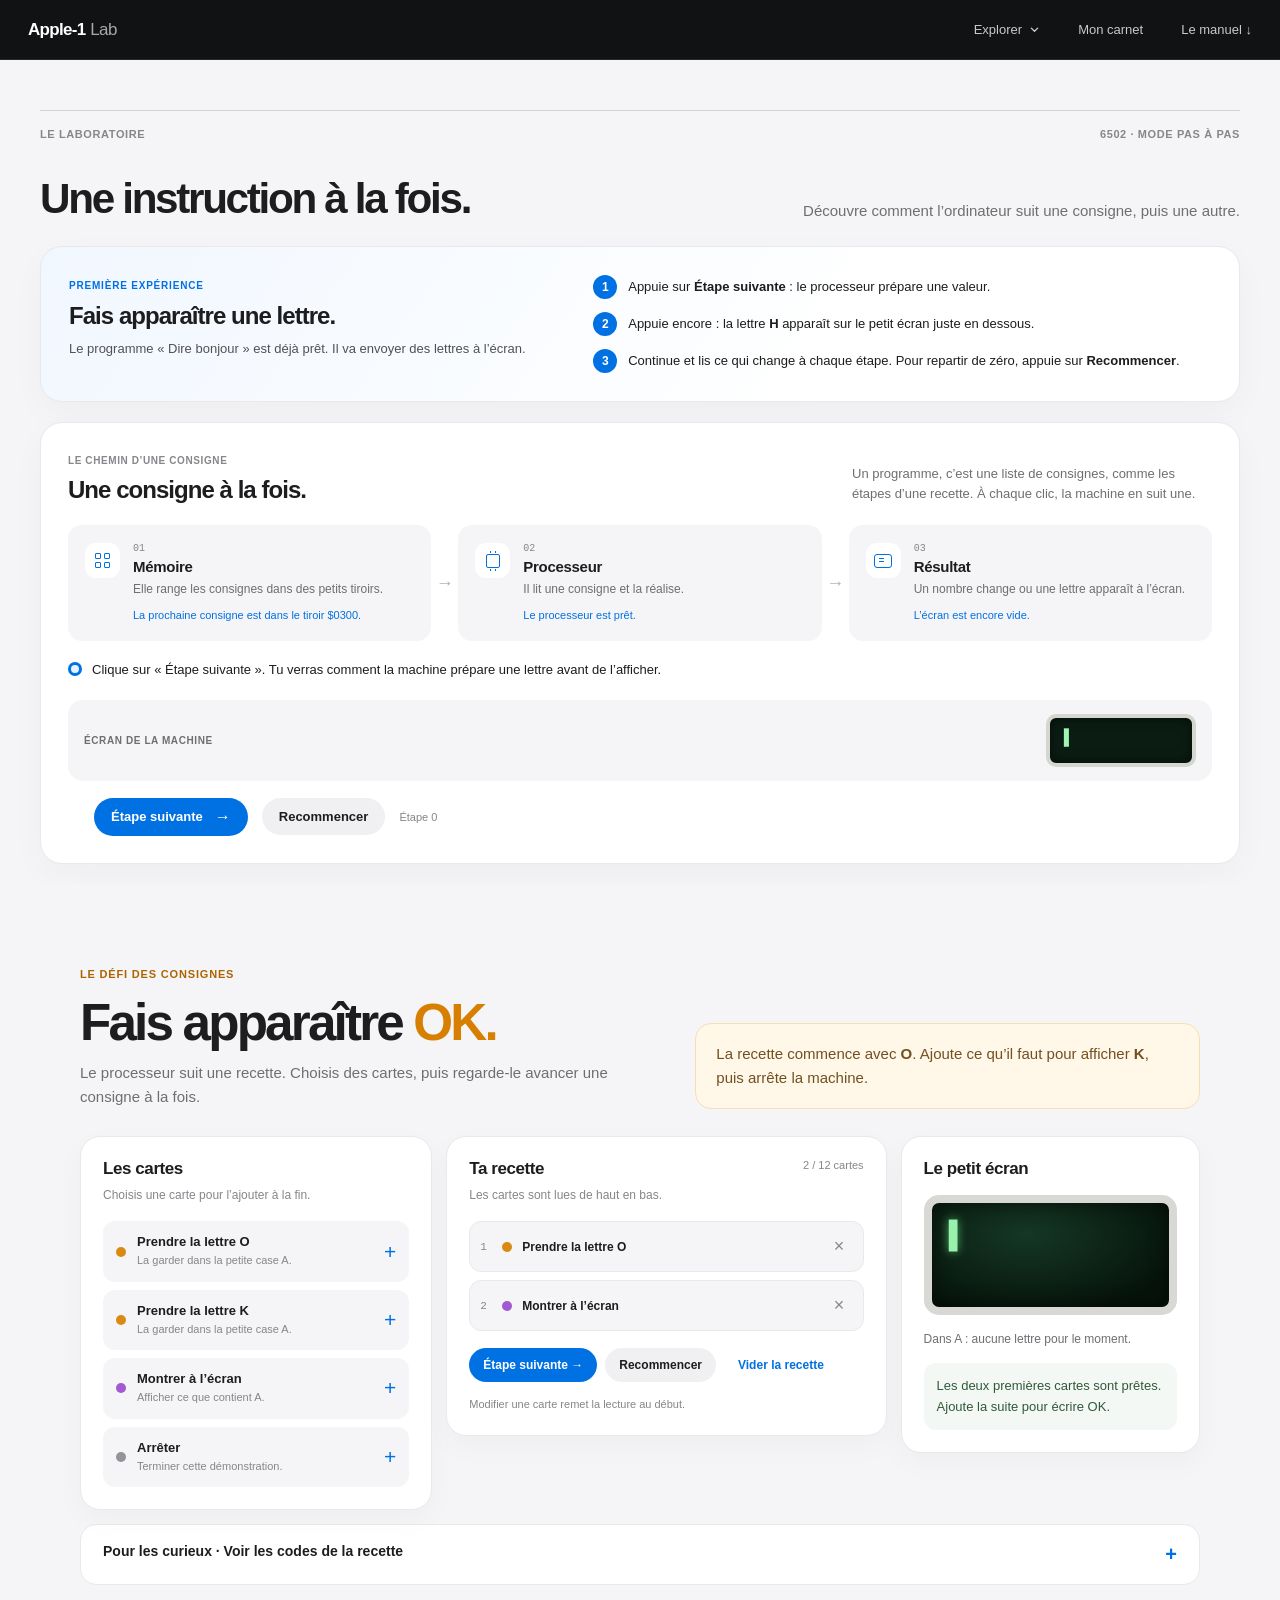
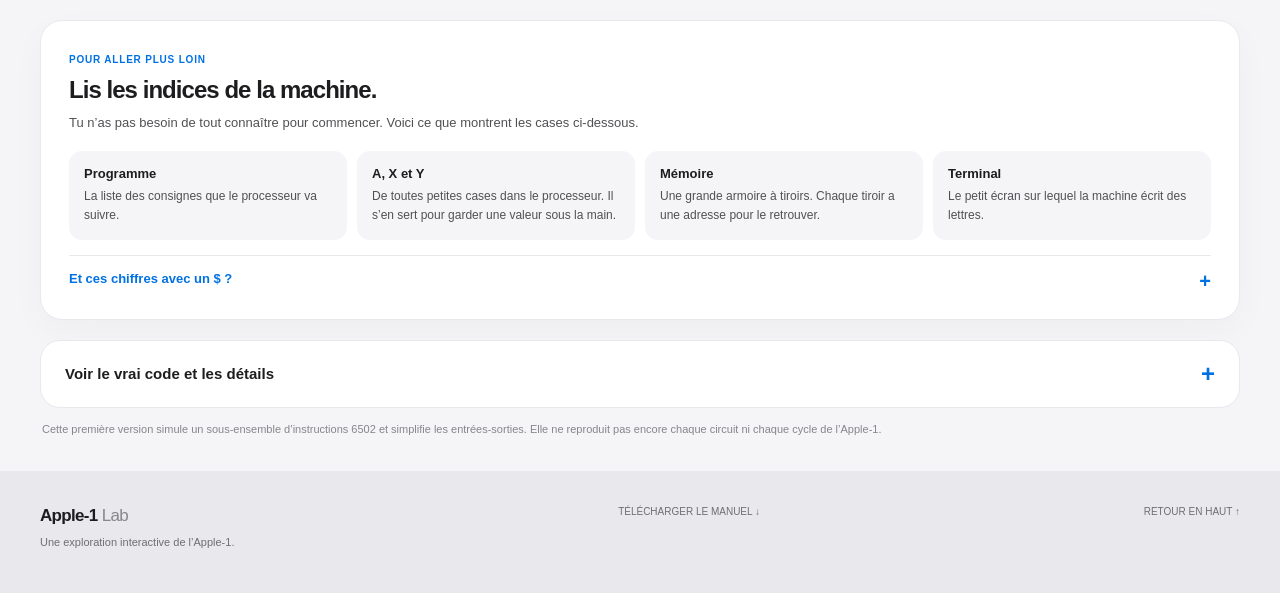
<file: laboratoire.html>
<!doctype html>
<html lang="fr"><head><meta charset="utf-8"><meta name="viewport" content="width=device-width,initial-scale=1"><meta name="theme-color" content="#f5f5f7"><meta name="description" content="Explorez l'Apple-1 en 3D et découvrez le 6502 instruction par instruction."><title>Le laboratoire — Apple-1 Lab</title><link rel="preconnect" href="https://fonts.googleapis.com"><link rel="preconnect" href="https://fonts.gstatic.com" crossorigin><link href="https://fonts.googleapis.com/css2?family=DM+Mono:wght@400;500&family=DM+Sans:wght@400;500;600;700&family=Playfair+Display:wght@500;600&display=swap" rel="stylesheet"><link rel="stylesheet" href="style.css"><link rel="stylesheet" href="adventure.css?v=7"><link rel="stylesheet" href="pico.css?v=7"><link rel="stylesheet" href="pico3d.css?v=3"><link rel="stylesheet" href="learning.css"><link rel="stylesheet" href="recipe.css"><link rel="stylesheet" href="assembly.css?v=2"><link rel="stylesheet" href="hack.css"><link rel="stylesheet" href="site-nav.css?v=1"><script src="site-nav.js?v=1" defer></script></head>
<body><header class="topbar"><a class="brand" href="index.html" aria-label="Apple-1 Lab, accueil"><span>Apple-1<b>Lab</b></span></a><nav class="site-nav" aria-label="Navigation principale"><details class="site-menu"><summary>Explorer <svg viewBox="0 0 12 12" fill="none" aria-hidden="true"><path d="M2.5 4.5 6 8l3.5-3.5" stroke="currentColor" stroke-width="1.5" stroke-linecap="round" stroke-linejoin="round"/></svg></summary><div class="site-menu-panel"><div class="site-menu-grid"><div><span class="site-menu-label">Découvrir</span><a href="carte-3d.html">La carte en 3D</a><a href="carte.html">La carte des découvertes</a><a href="guide.html">Bien commencer</a></div><div><span class="site-menu-label">Les ateliers</span><a href="montage.html">Le montage</a><a href="laboratoire.html" aria-current="page">Le laboratoire</a><a href="memoire.html">La mémoire</a><a href="enquete.html">L’enquête</a><a href="prenom.html">Ton prénom</a></div></div></div></details><a href="carnet.html">Mon carnet</a><a class="nav-manual" href="apple1-manual.pdf" download>Le manuel ↓</a></nav></header><main id="top" class="page-content"><h1 class="visually-hidden">Le laboratoire de l’Apple-1</h1><section class="lab" id="laboratoire"><div class="wrap"><div class="section-line light"><span>LE LABORATOIRE</span><span>6502 · MODE PAS À PAS</span></div><div class="lab-intro"><div><h2>Une instruction à la fois.</h2></div><p>Découvre comment l’ordinateur suit une consigne, puis une autre.</p></div><section class="learn-start" aria-labelledby="learn-start-title"><div><span class="learn-label">PREMIÈRE EXPÉRIENCE</span><h3 id="learn-start-title">Fais apparaître une lettre.</h3><p>Le programme « Dire bonjour » est déjà prêt. Il va envoyer des lettres à l’écran.</p></div><ol><li><span>1</span><p>Appuie sur <strong>Étape suivante</strong> : le processeur prépare une valeur.</p></li><li><span>2</span><p>Appuie encore : la lettre <strong>H</strong> apparaît sur le petit écran juste en dessous.</p></li><li><span>3</span><p>Continue et lis ce qui change à chaque étape. Pour repartir de zéro, appuie sur <strong>Recommencer</strong>.</p></li></ol></section><section class="simple-flow" aria-labelledby="flow-title"><div class="flow-heading"><div><span class="flow-kicker">LE CHEMIN D’UNE CONSIGNE</span><h3 id="flow-title">Une consigne à la fois.</h3></div><p>Un programme, c’est une liste de consignes, comme les étapes d’une recette. À chaque clic, la machine en suit une.</p></div><div class="flow-steps" aria-label="Le chemin d’une instruction"><div class="flow-step" id="flow-memory"><div class="flow-icon flow-icon-memory" aria-hidden="true"><i></i><i></i><i></i><i></i></div><div class="flow-step-text"><span>01</span><strong>Mémoire</strong><p>Elle range les consignes dans des petits tiroirs.</p><small id="flow-memory-value">La consigne attend ici.</small></div></div><div class="flow-arrow" aria-hidden="true">→</div><div class="flow-step" id="flow-cpu"><div class="flow-icon flow-icon-cpu" aria-hidden="true"><i></i></div><div class="flow-step-text"><span>02</span><strong>Processeur</strong><p>Il lit une consigne et la réalise.</p><small id="flow-cpu-value">Prêt à agir.</small></div></div><div class="flow-arrow" aria-hidden="true">→</div><div class="flow-step" id="flow-result"><div class="flow-icon flow-icon-result" aria-hidden="true"><i></i></div><div class="flow-step-text"><span>03</span><strong>Résultat</strong><p>Un nombre change ou une lettre apparaît à l’écran.</p><small id="flow-result-value">Rien n’a changé pour l’instant.</small></div></div></div><div class="flow-explanation"><span class="flow-explanation-icon" aria-hidden="true"></span><p id="flow-explanation" aria-live="polite">Appuie sur « Étape suivante » pour voir la première consigne prendre vie.</p></div><div class="flow-preview"><span>ÉCRAN DE LA MACHINE</span><div class="flow-preview-screen"><pre id="flow-screen" aria-label="Texte affiché à l’écran"></pre><span aria-hidden="true">▍</span></div></div><div class="flow-actions"><button type="button" id="flow-step">Étape suivante <span aria-hidden="true">→</span></button><button type="button" id="flow-reset" class="flow-reset">Recommencer</button><span id="flow-step-count">Pas 0</span></div></section><section id="recipe" class="recipe"></section><section class="learn-key" aria-labelledby="learn-key-title"><div><span class="learn-label">POUR ALLER PLUS LOIN</span><h3 id="learn-key-title">Lis les indices de la machine.</h3><p>Tu n’as pas besoin de tout connaître pour commencer. Voici ce que montrent les cases ci-dessous.</p></div><div class="learn-key-grid"><div><b>Programme</b><p>La liste des consignes que le processeur va suivre.</p></div><div><b>A, X et Y</b><p>De toutes petites cases dans le processeur. Il s’en sert pour garder une valeur sous la main.</p></div><div><b>Mémoire</b><p>Une grande armoire à tiroirs. Chaque tiroir a une adresse pour le retrouver.</p></div><div><b>Terminal</b><p>Le petit écran sur lequel la machine écrit des lettres.</p></div></div><details class="learn-more"><summary>Et ces chiffres avec un $ ? <span aria-hidden="true">+</span></summary><p>Le signe <strong>$</strong> indique une écriture des nombres appelée <strong>hexadécimal</strong>. Elle utilise les chiffres 0 à 9 et les lettres A à F. Par exemple, <strong>$0300</strong> est ici l’adresse d’un tiroir et <strong>$C8</strong> est une valeur. Pas besoin de savoir les calculer pour observer l’expérience !</p></details></section><details class="code-reveal"><summary><span>Voir le vrai code et les détails</span><span aria-hidden="true">+</span></summary><p class="code-reveal-help">Pour les curieux : retrouve ici les codes, les petites cases du processeur et la mémoire. Tu peux aussi choisir une autre expérience.</p><div class="workbench"><div class="workbench-head"><div><span class="live-dot"></span> &nbsp; CONSOLE DE CONTRÔLE <small> / SIMULATION PÉDAGOGIQUE</small></div><div class="workbench-lights"><i></i><i></i><i></i></div></div><div class="bench-grid"><div class="program-panel"><div class="panel-head"><span>01 &nbsp; PROGRAMME</span><span>6502 / HEX</span></div><label for="demo-select">Expérience</label><select id="demo-select"></select><p class="demo-description" id="demo-description"></p><label for="code-input">Octets en mémoire <span>· adresse $0300</span></label><textarea id="code-input" spellcheck="false" aria-label="Octets du programme en hexadécimal"></textarea><div class="program-actions"><button id="load-btn" class="small-outline">↻ &nbsp; Charger</button><span id="load-message">PRÊT À EXÉCUTER</span></div><div class="controls"><button id="step-btn" class="step-button">▶ &nbsp; Pas suivant <span>→</span></button><button id="run-btn" class="round-button" title="Exécuter ou mettre en pause">▶▶</button><button id="reset-btn" class="round-button" title="Réinitialiser">↺</button></div><p class="hint">Une fois à l’aise, tu peux choisir une autre expérience ou modifier les codes. Après une modification, appuie sur « Charger ». Un pas correspond à une consigne entière.</p></div><div class="state-panel"><div class="panel-head"><span>02 &nbsp; PETITES CASES DU PROCESSEUR</span><span id="step-count">PAS 000</span></div><div class="registers" id="registers"></div><div class="explanation"><div class="tiny-title">DERNIÈRE INSTRUCTION</div><div class="instruction" id="instruction">EN ATTENTE<span>—</span></div><p id="instruction-description">Tout est prêt. Cliquez sur « Pas suivant » pour commencer.</p></div><div class="memory-header"><span>03 &nbsp; MÉMOIRE</span><span>$0300 &amp; $0400</span></div><div class="memory" id="memory"></div><div class="trace"><span>JOURNAL D’EXÉCUTION</span><div id="trace">Les instructions apparaîtront ici.</div></div></div><div class="output-panel"><div class="panel-head"><span>04 &nbsp; ÉCRAN DU TERMINAL</span><span>40 × 24</span></div><div class="crt-shell"><div class="crt"><pre id="screen"></pre><span class="cursor">▍</span></div></div><div class="terminal-note"><span>APPLE COMPUTER 1976</span><i class="live-dot"></i></div><div class="output-explainer"><span>CE QUI SE PASSE</span><p id="output-explanation">L’écran attend les caractères envoyés par le programme.</p></div></div></div></div></details><p class="lab-disclaimer">Cette première version simule un sous-ensemble d’instructions 6502 et simplifie les entrées-sorties. Elle ne reproduit pas encore chaque circuit ni chaque cycle de l’Apple-1.</p></div></section></main><footer><div class="wrap footer-inner"><div><div class="brand footer-brand"><span>Apple-1 <b>Lab</b></span></div><p>Une exploration interactive de l’Apple-1.</p></div><div><a href="apple1-manual.pdf" download>TÉLÉCHARGER LE MANUEL ↓</a></div><a href="#top">RETOUR EN HAUT ↑</a></div></footer><script type="module" src="app.js?v=4"></script><script type="module" src="experience.js?v=16"></script></body></html>
</file>
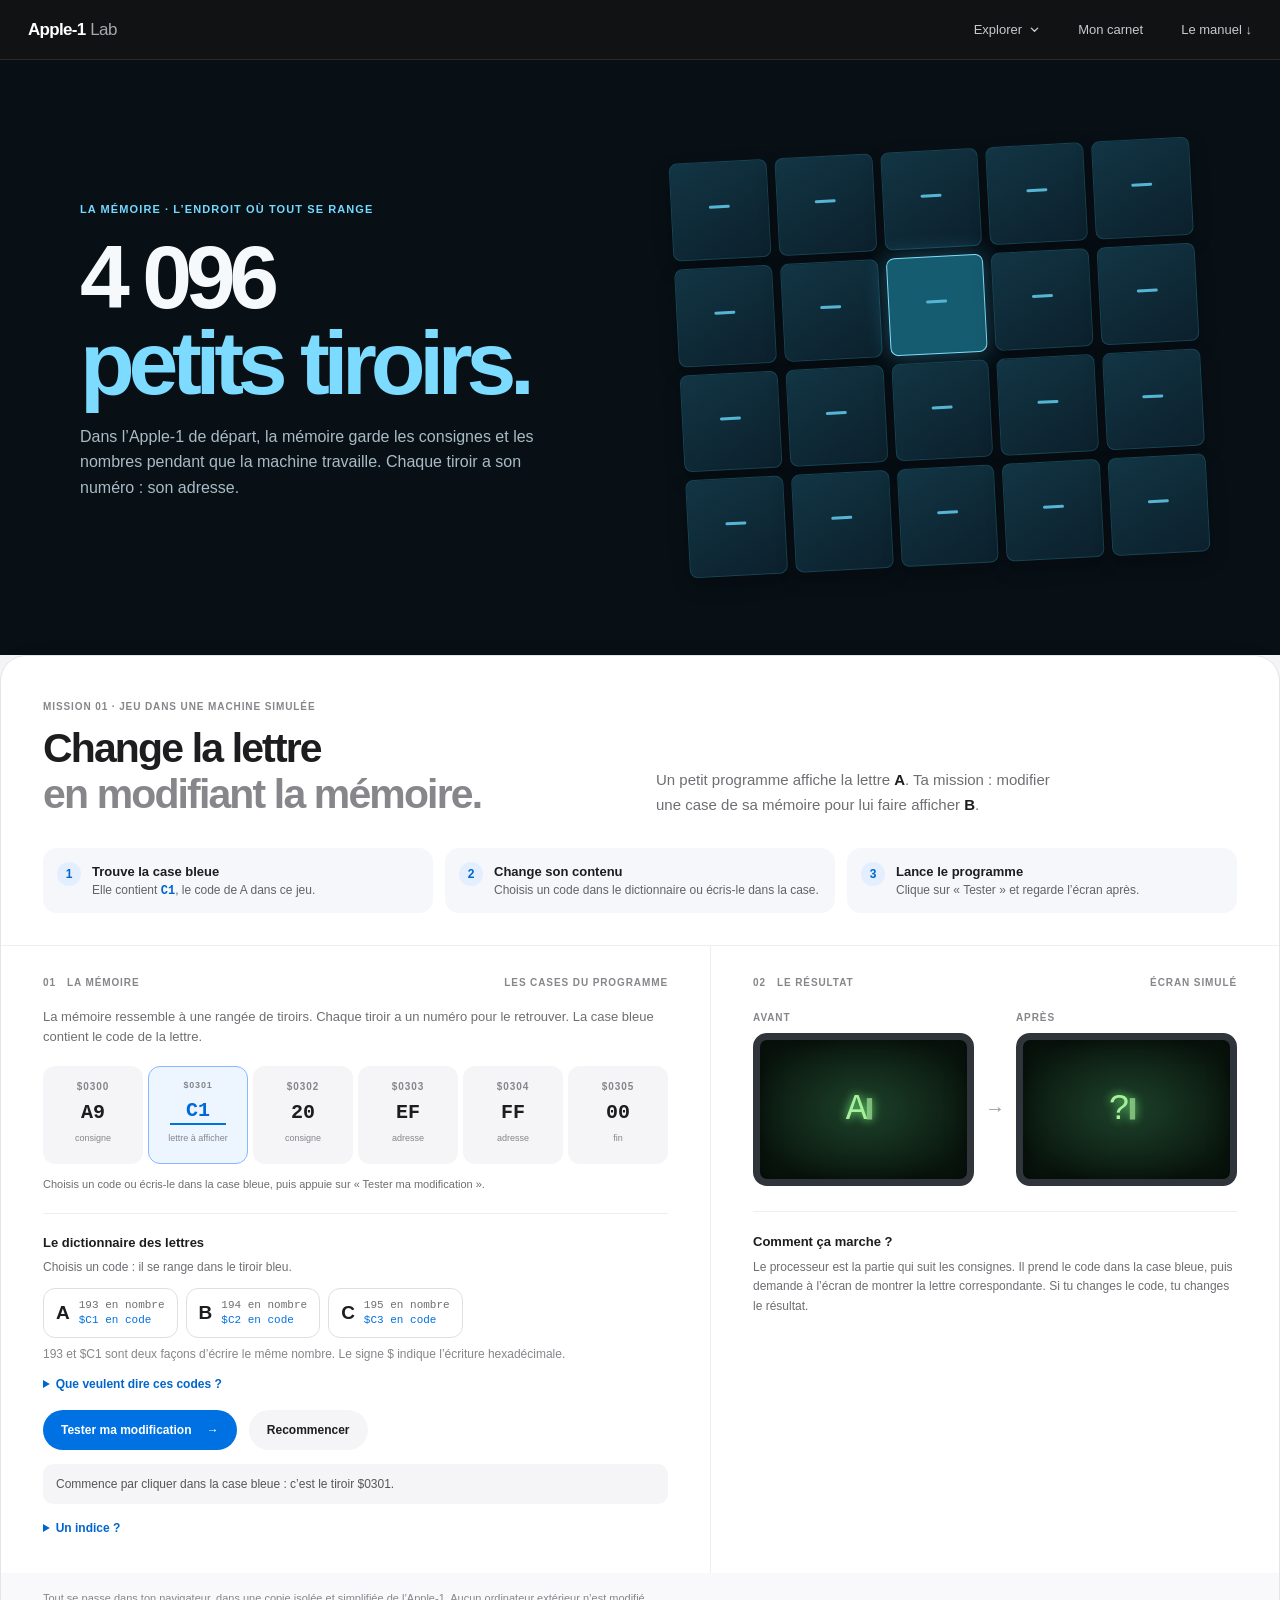
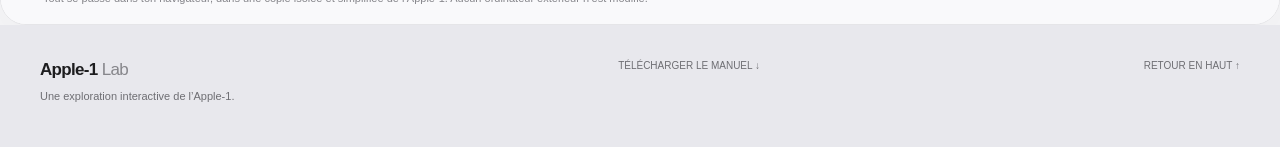
<file: memoire.html>
<!doctype html>
<html lang="fr"><head><meta charset="utf-8"><meta name="viewport" content="width=device-width,initial-scale=1"><meta name="theme-color" content="#f5f5f7"><meta name="description" content="Explorez l'Apple-1 en 3D et découvrez le 6502 instruction par instruction."><title>La mémoire — Apple-1 Lab</title><link rel="preconnect" href="https://fonts.googleapis.com"><link rel="preconnect" href="https://fonts.gstatic.com" crossorigin><link href="https://fonts.googleapis.com/css2?family=DM+Mono:wght@400;500&family=DM+Sans:wght@400;500;600;700&family=Playfair+Display:wght@500;600&display=swap" rel="stylesheet"><link rel="stylesheet" href="style.css"><link rel="stylesheet" href="adventure.css?v=7"><link rel="stylesheet" href="pico.css?v=7"><link rel="stylesheet" href="pico3d.css?v=3"><link rel="stylesheet" href="assembly.css?v=2"><link rel="stylesheet" href="hack.css"><link rel="stylesheet" href="memory-story.css"><link rel="stylesheet" href="site-nav.css?v=1"><script src="site-nav.js?v=1" defer></script></head>
<body><header class="topbar"><a class="brand" href="index.html" aria-label="Apple-1 Lab, accueil"><span>Apple-1<b>Lab</b></span></a><nav class="site-nav" aria-label="Navigation principale"><details class="site-menu"><summary>Explorer <svg viewBox="0 0 12 12" fill="none" aria-hidden="true"><path d="M2.5 4.5 6 8l3.5-3.5" stroke="currentColor" stroke-width="1.5" stroke-linecap="round" stroke-linejoin="round"/></svg></summary><div class="site-menu-panel"><div class="site-menu-grid"><div><span class="site-menu-label">Découvrir</span><a href="carte-3d.html">La carte en 3D</a><a href="carte.html">La carte des découvertes</a><a href="guide.html">Bien commencer</a></div><div><span class="site-menu-label">Les ateliers</span><a href="montage.html">Le montage</a><a href="laboratoire.html">Le laboratoire</a><a href="memoire.html" aria-current="page">La mémoire</a><a href="enquete.html">L’enquête</a><a href="prenom.html">Ton prénom</a></div></div></div></details><a href="carnet.html">Mon carnet</a><a class="nav-manual" href="apple1-manual.pdf" download>Le manuel ↓</a></nav></header><main id="top" class="page-content"><h1 class="visually-hidden">La mémoire de l’Apple-1</h1><section class="memory-story"><div class="memory-story-inner"><div><span class="memory-story-tag">LA MÉMOIRE · L’ENDROIT OÙ TOUT SE RANGE</span><h2>4 096<br><span>petits tiroirs.</span></h2><p>Dans l’Apple‑1 de départ, la mémoire garde les consignes et les nombres pendant que la machine travaille. Chaque tiroir a son numéro : son adresse.</p></div><div class="memory-story-grid" aria-hidden="true"><i></i><i></i><i></i><i></i><i></i><i></i><i></i><i></i><i></i><i></i><i></i><i></i><i></i><i></i><i></i><i></i><i></i><i></i><i></i><i></i></div></div></section><section id="hack"></section></main><footer><div class="wrap footer-inner"><div><div class="brand footer-brand"><span>Apple-1 <b>Lab</b></span></div><p>Une exploration interactive de l’Apple-1.</p></div><div><a href="apple1-manual.pdf" download>TÉLÉCHARGER LE MANUEL ↓</a></div><a href="#top">RETOUR EN HAUT ↑</a></div></footer><script type="module" src="app.js?v=4"></script><script type="module" src="experience.js?v=16"></script></body></html>
</file>
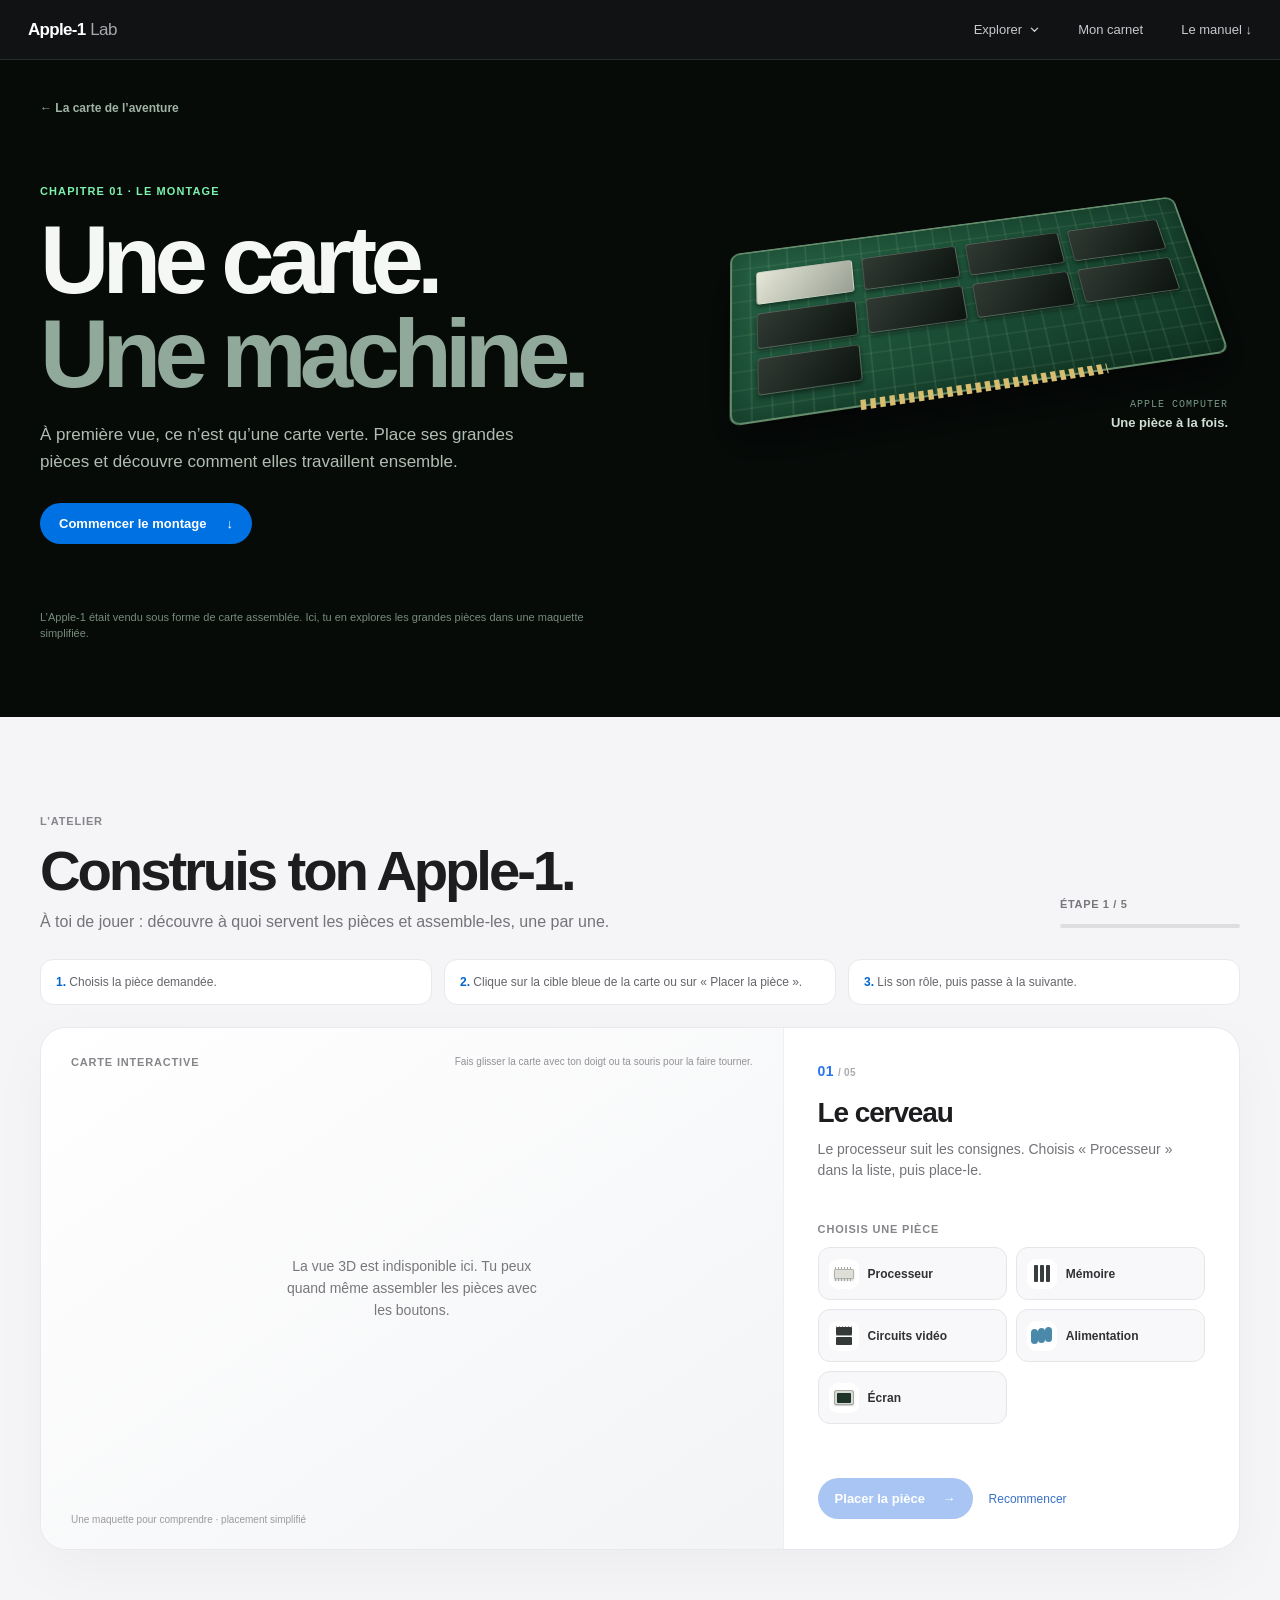
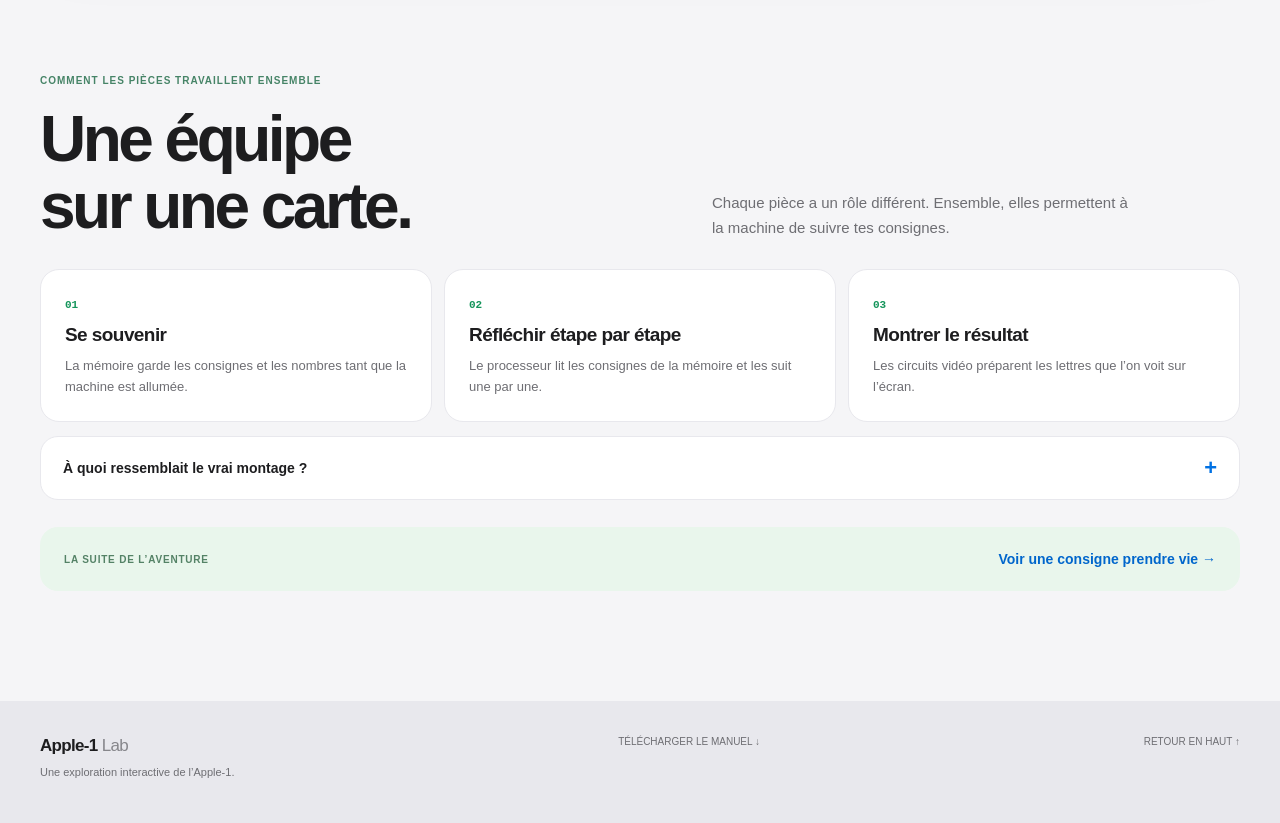
<file: montage.html>
<!doctype html>
<html lang="fr"><head><meta charset="utf-8"><meta name="viewport" content="width=device-width,initial-scale=1"><meta name="theme-color" content="#f5f5f7"><meta name="description" content="Explorez l'Apple-1 en 3D et découvrez le 6502 instruction par instruction."><title>Le montage — Apple-1 Lab</title><link rel="preconnect" href="https://fonts.googleapis.com"><link rel="preconnect" href="https://fonts.gstatic.com" crossorigin><link href="https://fonts.googleapis.com/css2?family=DM+Mono:wght@400;500&family=DM+Sans:wght@400;500;600;700&family=Playfair+Display:wght@500;600&display=swap" rel="stylesheet"><link rel="stylesheet" href="style.css"><link rel="stylesheet" href="adventure.css?v=7"><link rel="stylesheet" href="pico.css?v=7"><link rel="stylesheet" href="pico3d.css?v=3"><link rel="stylesheet" href="assembly.css?v=2"><link rel="stylesheet" href="hack.css"><link rel="stylesheet" href="site-nav.css?v=1"><script src="site-nav.js?v=1" defer></script></head>
<body><header class="topbar"><a class="brand" href="index.html" aria-label="Apple-1 Lab, accueil"><span>Apple-1<b>Lab</b></span></a><nav class="site-nav" aria-label="Navigation principale"><details class="site-menu"><summary>Explorer <svg viewBox="0 0 12 12" fill="none" aria-hidden="true"><path d="M2.5 4.5 6 8l3.5-3.5" stroke="currentColor" stroke-width="1.5" stroke-linecap="round" stroke-linejoin="round"/></svg></summary><div class="site-menu-panel"><div class="site-menu-grid"><div><span class="site-menu-label">Découvrir</span><a href="carte-3d.html">La carte en 3D</a><a href="carte.html">La carte des découvertes</a><a href="guide.html">Bien commencer</a></div><div><span class="site-menu-label">Les ateliers</span><a href="montage.html" aria-current="page">Le montage</a><a href="laboratoire.html">Le laboratoire</a><a href="memoire.html">La mémoire</a><a href="enquete.html">L’enquête</a><a href="prenom.html">Ton prénom</a></div></div></div></details><a href="carnet.html">Mon carnet</a><a class="nav-manual" href="apple1-manual.pdf" download>Le manuel ↓</a></nav></header><main id="top" class="page-content"><section class="build-story" aria-labelledby="build-title"><div class="build-story-inner"><a class="build-back" href="carte.html">← La carte de l’aventure</a><span class="build-kicker">CHAPITRE 01 · LE MONTAGE</span><h1 id="build-title">Une carte.<br><span>Une machine.</span></h1><p>À première vue, ce n’est qu’une carte verte. Place ses grandes pièces et découvre comment elles travaillent ensemble.</p><a class="build-start" href="#atelier">Commencer le montage <span aria-hidden="true">↓</span></a><div class="build-study" aria-hidden="true"><div class="build-study-board"><i class="build-chip build-chip-large"></i><i class="build-chip"></i><i class="build-chip"></i><i class="build-chip"></i><i class="build-chip"></i><i class="build-chip"></i><i class="build-chip"></i><i class="build-chip"></i><i class="build-chip"></i><b></b></div><div class="build-study-label"><span>APPLE COMPUTER</span><strong>Une pièce à la fois.</strong></div></div><p class="build-story-note">L’Apple‑1 était vendu sous forme de carte assemblée. Ici, tu en explores les grandes pièces dans une maquette simplifiée.</p></div></section><section id="atelier"></section><section class="build-understand"><div class="build-understand-inner"><div class="build-understand-intro"><span>COMMENT LES PIÈCES TRAVAILLENT ENSEMBLE</span><h2>Une équipe<br>sur une carte.</h2><p>Chaque pièce a un rôle différent. Ensemble, elles permettent à la machine de suivre tes consignes.</p></div><div class="build-ideas"><article><span>01</span><h3>Se souvenir</h3><p>La mémoire garde les consignes et les nombres tant que la machine est allumée.</p></article><article><span>02</span><h3>Réfléchir étape par étape</h3><p>Le processeur lit les consignes de la mémoire et les suit une par une.</p></article><article><span>03</span><h3>Montrer le résultat</h3><p>Les circuits vidéo préparent les lettres que l’on voit sur l’écran.</p></article></div><details class="build-real"><summary>À quoi ressemblait le vrai montage ? <span aria-hidden="true">+</span></summary><p>La carte d’origine était déjà assemblée. Pour l’utiliser, il fallait notamment lui raccorder un clavier, un écran et des sources d’alimentation adaptées. Notre atelier présente les grandes fonctions : il ne sert pas de plan de câblage.</p></details><div class="build-next"><span>LA SUITE DE L’AVENTURE</span><a href="laboratoire.html">Voir une consigne prendre vie <span aria-hidden="true">→</span></a></div></div></section></main><footer><div class="wrap footer-inner"><div><div class="brand footer-brand"><span>Apple-1 <b>Lab</b></span></div><p>Une exploration interactive de l’Apple-1.</p></div><div><a href="apple1-manual.pdf" download>TÉLÉCHARGER LE MANUEL ↓</a></div><a href="#top">RETOUR EN HAUT ↑</a></div></footer><script type="module" src="app.js?v=4"></script><script type="module" src="experience.js?v=16"></script></body></html>
</file>
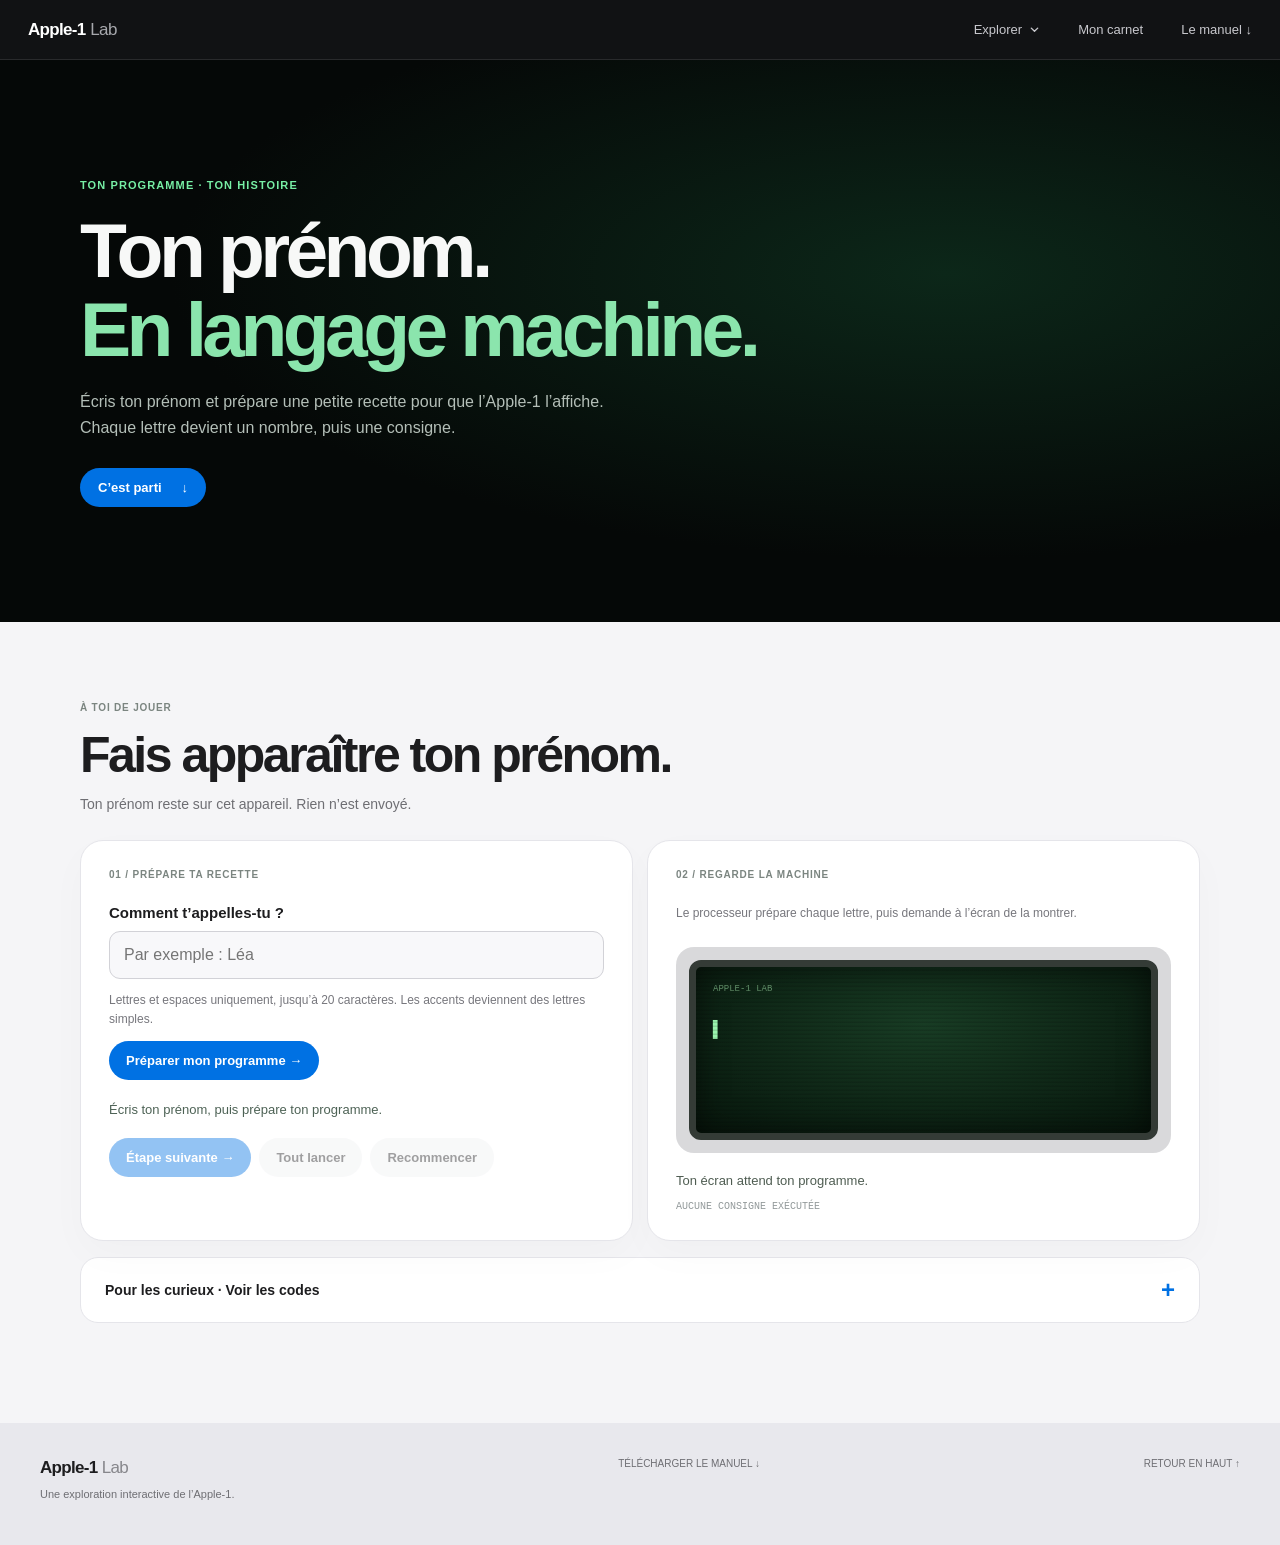
<file: prenom.html>
<!doctype html><html lang="fr"><head><meta charset="utf-8"><meta name="viewport" content="width=device-width,initial-scale=1"><meta name="theme-color" content="#f5f5f7"><title>Ton prénom — Apple-1 Lab</title><link rel="stylesheet" href="style.css"><link rel="stylesheet" href="adventure.css?v=7"><link rel="stylesheet" href="pico.css?v=7"><link rel="stylesheet" href="pico3d.css?v=3"><link rel="stylesheet" href="prenom.css"><link rel="stylesheet" href="site-nav.css?v=1"><script src="site-nav.js?v=1" defer></script></head><body><header class="topbar"><a class="brand" href="index.html" aria-label="Apple-1 Lab, accueil"><span>Apple-1<b>Lab</b></span></a><nav class="site-nav" aria-label="Navigation principale"><details class="site-menu"><summary>Explorer <svg viewBox="0 0 12 12" fill="none" aria-hidden="true"><path d="M2.5 4.5 6 8l3.5-3.5" stroke="currentColor" stroke-width="1.5" stroke-linecap="round" stroke-linejoin="round"/></svg></summary><div class="site-menu-panel"><div class="site-menu-grid"><div><span class="site-menu-label">Découvrir</span><a href="carte-3d.html">La carte en 3D</a><a href="carte.html">La carte des découvertes</a><a href="guide.html">Bien commencer</a></div><div><span class="site-menu-label">Les ateliers</span><a href="montage.html">Le montage</a><a href="laboratoire.html">Le laboratoire</a><a href="memoire.html">La mémoire</a><a href="enquete.html">L’enquête</a><a href="prenom.html" aria-current="page">Ton prénom</a></div></div></div></details><a href="carnet.html">Mon carnet</a><a class="nav-manual" href="apple1-manual.pdf" download>Le manuel ↓</a></nav></header><main id="top" class="name-main"><section class="name-hero"><div class="name-hero-inner"><span class="name-kicker">TON PROGRAMME · TON HISTOIRE</span><h1>Ton prénom.<br><span>En langage machine.</span></h1><p>Écris ton prénom et prépare une petite recette pour que l’Apple‑1 l’affiche. Chaque lettre devient un nombre, puis une consigne.</p><a class="name-start" href="#essayer">C’est parti <span aria-hidden="true">↓</span></a></div></section><section id="essayer" class="name-work"><div class="name-heading"><span>À TOI DE JOUER</span><h2>Fais apparaître ton prénom.</h2><p>Ton prénom reste sur cet appareil. Rien n’est envoyé.</p></div><div class="name-grid"><div class="name-input-card"><span class="name-label">01 / PRÉPARE TA RECETTE</span><form id="name-form"><label for="name-input">Comment t’appelles-tu ?</label><input id="name-input" type="text" maxlength="40" placeholder="Par exemple : Léa" autocomplete="off" required><p class="name-hint">Lettres et espaces uniquement, jusqu’à 20 caractères. Les accents deviennent des lettres simples.</p><button class="name-primary" type="submit">Préparer mon programme <span aria-hidden="true">→</span></button></form><p id="name-message" class="name-message" role="status" aria-live="polite">Écris ton prénom, puis prépare ton programme.</p><div id="name-normalized" class="name-normalized" hidden></div><div class="name-controls"><button id="name-step" class="name-primary" type="button" disabled>Étape suivante <span aria-hidden="true">→</span></button><button id="name-run" class="name-secondary" type="button" disabled>Tout lancer</button><button id="name-reset" class="name-secondary" type="button" disabled>Recommencer</button></div></div><div class="name-output-card"><div class="name-label">02 / REGARDE LA MACHINE</div><p class="name-copy">Le processeur prépare chaque lettre, puis demande à l’écran de la montrer.</p><div class="name-monitor"><div class="name-screen"><div class="name-terminal-mark">APPLE-1 LAB</div><pre id="name-screen" aria-label="Texte affiché à l’écran"></pre><span class="name-cursor" aria-hidden="true">▍</span></div></div><p id="name-action" class="name-action" aria-live="polite">Ton écran attend ton programme.</p><div class="name-instruction-count" id="name-count">AUCUNE CONSIGNE EXÉCUTÉE</div></div></div><details class="name-code"><summary><span>Pour les curieux · Voir les codes</span><span aria-hidden="true">+</span></summary><div class="name-code-body"><p>Chaque lettre a son code. <code>A9</code> demande de prendre ce code ; <code>20 EF FF</code> appelle ECHO pour l’afficher.</p><pre id="name-code">Prépare ton programme pour découvrir ses codes.</pre><p class="name-note">Dans ce simulateur, ECHO est un service simplifié et <code>00</code> arrête la démonstration. Sur un vrai 6502, BRK a un comportement plus complexe.</p></div></details><section id="certificate" class="certificate" hidden aria-labelledby="certificate-title"><div class="certificate-paper"><span class="certificate-kicker">APPLE-1 LAB · CERTIFICAT D’EXPLORATION</span><h2 id="certificate-title">Bravo pour ton programme !</h2><p>Ce certificat est remis à</p><div id="certificate-name" class="certificate-name"></div><p>qui a fait afficher son prénom par notre simulateur Apple‑1.</p><div id="certificate-code" class="certificate-code"></div></div><button id="certificate-print" class="name-secondary" type="button">Imprimer mon certificat</button></section></section></main><footer><div class="wrap footer-inner"><div><div class="brand footer-brand"><span>Apple-1 <b>Lab</b></span></div><p>Une exploration interactive de l’Apple-1.</p></div><a href="apple1-manual.pdf" download>TÉLÉCHARGER LE MANUEL ↓</a><a href="#top">RETOUR EN HAUT ↑</a></div></footer><script type="module" src="prenom.js?v=2"></script><script type="module" src="experience.js?v=16"></script></body></html>
</file>
<file: style.css>
:root{color-scheme:light;--text:#1d1d1f;--muted:#6e6e73;--blue:#0071e3;--line:#d2d2d7;--page:#f5f5f7;--mono:ui-monospace,SFMono-Regular,Menlo,Monaco,Consolas,monospace;--sans:-apple-system,BlinkMacSystemFont,"SF Pro Display","Helvetica Neue",Arial,sans-serif}*{box-sizing:border-box}html{scroll-behavior:smooth;scroll-padding-top:65px}body{margin:0;background:var(--page);font-family:var(--sans);color:var(--text);-webkit-font-smoothing:antialiased}button,select,textarea{font:inherit}button{cursor:pointer}a{text-decoration:none;color:inherit}a:focus-visible,button:focus-visible,select:focus-visible,textarea:focus-visible{outline:3px solid #80bfff;outline-offset:3px}.wrap{max-width:1380px;width:calc(100% - 80px);margin:auto}.topbar{height:52px;padding:0 max(40px,calc((100vw - 1380px)/2));display:flex;align-items:center;justify-content:space-between;border-bottom:1px solid #d2d2d780;background:#fafafc;position:relative;z-index:5}.brand{font-weight:650;font-size:17px;letter-spacing:-.04em;white-space:nowrap}.brand b{color:#86868b;font-weight:500}.topbar nav{display:flex;align-items:center;gap:30px;font-size:12px;color:#515154}.topbar nav a:hover{color:var(--blue)}.topbar nav a:last-child{color:var(--blue)}.hero{width:calc(100% - 80px);max-width:1380px;margin:24px auto 0;min-height:425px;display:grid;grid-template-columns:minmax(260px,34%) minmax(0,66%);background:#fff;border-radius:26px;overflow:hidden}.hero-copy{padding:76px 0 60px 8%;align-self:center;z-index:2}.eyebrow{font-weight:600;font-size:11px;letter-spacing:.08em;color:#86868b}.eyebrow span{display:none}.hero h1,.intro h2,.components h2,.lab h2,.investigation h2{letter-spacing:-.055em;font-weight:650}.hero h1{font-size:clamp(47px,5.6vw,76px);line-height:1.02;margin:15px 0 18px}.hero h1 em,.components h2 em,.lab h2 em,.investigation h2 em{font-style:normal;color:#86868b}.hero-copy p{max-width:335px;font-size:16px;line-height:1.5;color:var(--muted);margin:0}.hero-actions{display:flex;align-items:flex-start;gap:17px;flex-wrap:wrap;margin-top:25px}.primary,.step-button{display:inline-flex;align-items:center;justify-content:center;gap:10px;border:0;border-radius:980px;background:var(--blue);color:white;padding:12px 19px;font-size:13px;font-weight:500}.primary:hover,.step-button:hover{background:#0077ed}.text-button{border:0;background:none;color:var(--blue);padding:11px 0;font-size:13px}.text-button:hover{text-decoration:underline}.text-button span{margin-left:3px}.hero-scene{min-width:0;min-height:425px;position:relative;background:radial-gradient(ellipse at 52% 49%,#fff 5%,#f5f5f7 70%)}#scene{position:absolute;inset:0}#scene canvas{display:block;width:100%;height:100%;cursor:grab}#scene canvas:active{cursor:grabbing}.scene-head,.scene-bottom{position:absolute;z-index:2;pointer-events:none;color:#86868b;font-size:10px;letter-spacing:.04em}.scene-head{top:25px;right:30px}.scene-bottom{bottom:24px;right:30px;font-size:11px;letter-spacing:0}.scene-loading{position:absolute;left:40%;top:48%;color:#86868b;font-size:12px}.scene-label,.hero-index,.topright{display:none}.section-line{display:flex;justify-content:space-between;gap:16px;padding:17px 0;border-top:1px solid var(--line);font-size:11px;letter-spacing:.055em;font-weight:600;color:#86868b}.lab{padding:50px 0 20px}.lab-intro{display:flex;align-items:end;justify-content:space-between;gap:20px;margin:20px 0 24px}.lab-intro h2,.components h2,.investigation h2{font-size:clamp(34px,3.3vw,52px);line-height:1.06;margin:0}.lab-intro p{font-size:15px;color:var(--muted);margin:0 0 3px}.workbench{background:white;border:1px solid #e8e8ed;border-radius:22px;overflow:hidden;box-shadow:0 12px 35px #00000008}.workbench-head{height:48px;display:flex;align-items:center;justify-content:space-between;padding:0 25px;border-bottom:1px solid #eeeef1;font-size:10px;letter-spacing:.055em;font-weight:600;color:#6e6e73}.workbench-head small{font-size:10px;color:#a1a1a6}.live-dot{display:inline-block;width:7px;height:7px;background:#34c759;border-radius:50%}.workbench-lights{display:flex;gap:6px}.workbench-lights i{width:7px;height:7px;border-radius:50%;background:#d2d2d7}.bench-grid{display:grid;grid-template-columns:1fr 1fr 1fr}.program-panel,.state-panel,.output-panel{padding:25px;min-width:0}.program-panel,.state-panel{border-right:1px solid #eeeef1}.panel-head,.memory-header{display:flex;justify-content:space-between;align-items:center;font-size:10px;font-weight:650;letter-spacing:.06em;color:#6e6e73;margin-bottom:22px}.panel-head span:last-child,.memory-header span:last-child{font-family:var(--mono);font-weight:400;letter-spacing:0;color:#a1a1a6}.program-panel label{display:block;font-size:12px;font-weight:600;margin:17px 0 8px}.program-panel label span{font-weight:400;color:#86868b}select,textarea{display:block;width:100%;background:#f5f5f7;border:1px solid #e2e2e7;border-radius:10px;padding:12px 13px;color:#1d1d1f;font-size:13px}textarea{font:12px/1.6 var(--mono);min-height:86px;resize:vertical}.demo-description{color:#86868b;font-size:12px;line-height:1.5;min-height:36px;margin:10px 0 0}.program-actions{display:flex;align-items:center;justify-content:space-between;margin-top:10px;gap:8px}.small-outline{background:#f5f5f7;border:0;border-radius:99px;color:#1d1d1f;padding:9px 14px;font-size:12px}.small-outline:hover,.round-button:hover{background:#e8e8ed}#load-message{color:#86868b;font-size:10px;text-align:right}.controls{display:flex;gap:8px;margin-top:21px}.step-button{flex:1;padding:12px 16px;font-size:13px}.step-button span{margin-left:auto}.round-button{width:41px;height:41px;border:0;border-radius:50%;background:#f5f5f7;color:#1d1d1f}.hint,.lab-disclaimer{font-size:11px;line-height:1.55;color:#86868b}.hint{margin:14px 0 0}.lab-disclaimer{margin:13px 2px}.registers{display:grid;grid-template-columns:repeat(3,1fr);gap:7px}.register{padding:11px 12px;border-radius:9px;background:#f5f5f7;border:1px solid transparent}.register.changed{background:#e9f4ff;border-color:#b4d8ff}.register span{display:block;color:#86868b;font:10px var(--mono);margin-bottom:6px}.register strong{font:600 14px var(--mono)}.explanation{margin-top:20px;padding:17px 0 0;border-top:1px solid #eeeef1;min-height:111px}.tiny-title,.trace>span,.output-explainer span{font-size:10px;font-weight:650;letter-spacing:.055em;color:#86868b}.instruction{font:600 13px var(--mono);color:#0071e3;margin:12px 0 8px}.instruction span{float:right;font:10px var(--mono);color:#a1a1a6}.explanation p,.output-explainer p{font-size:12px;line-height:1.6;color:#6e6e73;margin:0}.memory-header{margin:13px 0 9px}.memory{font:11px/1.85 var(--mono);color:#515154;word-spacing:2px}.memory .address{color:#a1a1a6}.memory .current{color:#0066cc;background:#dcefff;padding:2px 1px;border-radius:3px}.trace{border-top:1px solid #eeeef1;margin-top:18px;padding-top:14px}.trace div{font:10px/1.8 var(--mono);color:#6e6e73;margin-top:5px;max-height:66px;overflow:auto}.crt-shell{background:#d4d4d8;border-radius:18px;padding:12px;box-shadow:inset 0 1px 2px #ffffffa0,0 10px 24px #0000000c}.crt{position:relative;aspect-ratio:4/3;overflow:hidden;background:radial-gradient(ellipse at center,#1a3329,#0c1611 75%);border:7px solid #303332;border-radius:12px;box-shadow:inset 0 0 20px #0009;color:#b6ecb4;padding:12px}.crt:after{content:'';position:absolute;inset:0;pointer-events:none;background:repeating-linear-gradient(transparent 0 2px,#0002 3px 4px)}.crt pre{font:clamp(7px,.75vw,11px)/1.35 var(--mono);margin:0;white-space:pre-wrap;word-break:break-all;text-shadow:0 0 6px #b5ffae}.cursor{font-size:12px;animation:blink 1s steps(2) infinite}@keyframes blink{50%{opacity:0}}.terminal-note{display:flex;justify-content:space-between;margin-top:11px;font-size:9px;color:#a1a1a6;letter-spacing:.05em}.output-explainer{border-top:1px solid #eeeef1;margin-top:22px;padding-top:17px}.output-explainer p{margin-top:9px}.components{padding:85px 0 65px}.components-grid{display:grid;grid-template-columns:1fr 1fr 1fr;gap:5%;padding-top:35px}.component-lead p{font-size:15px;line-height:1.5;color:#86868b;max-width:265px;margin:17px 0 0}.component-tabs{display:flex;flex-direction:column}.component-tab{border:0;border-bottom:1px solid #d2d2d7;text-align:left;background:transparent;color:#a1a1a6;padding:17px 5px;display:flex;gap:13px;font-size:11px}.component-tab span{flex:1;font-size:15px;color:#515154;font-weight:500}.component-tab.active,.component-tab.active span{color:#0071e3}.component-tab:hover span{color:#0071e3}.component-detail{position:relative;background:white;border-radius:20px;padding:25px 27px 55px;min-height:280px}.detail-kicker,.detail-foot{font-size:10px;letter-spacing:.05em;color:#86868b;font-weight:600}.detail-symbol{font-size:43px;color:#a1a1a6;margin:20px 0 12px}.component-detail h3{font-size:25px;letter-spacing:-.04em;margin:0}.component-detail p{font-size:13px;line-height:1.6;color:#6e6e73;margin:12px 0}.detail-foot{position:absolute;bottom:24px}.investigation{padding:35px 0 100px}.investigation-grid{display:grid;grid-template-columns:1fr 1fr;gap:9%;padding-top:40px}.investigation-grid>div>p{font-size:15px;line-height:1.6;color:#6e6e73;max-width:460px;margin:22px 0}.investigation .eyebrow{margin-bottom:18px}.investigation-fact{border-left:2px solid #0071e3;padding-left:18px;margin-top:28px}.investigation-fact span{font-size:10px;font-weight:600;letter-spacing:.05em;color:#86868b}.investigation-fact p{font-size:13px;line-height:1.6;color:#515154;margin:8px 0}.investigation-grid>div>p.source{font-size:11px;color:#86868b}.code-card{background:#fff;border-radius:20px;align-self:center;padding:28px;box-shadow:0 12px 30px #00000008}.code-header,.code-footer{display:flex;justify-content:space-between;color:#86868b;font:10px var(--mono)}.code-header{padding-bottom:20px;border-bottom:1px solid #ededf0}.code-line{display:grid;grid-template-columns:50px 1fr 1.5fr;gap:10px;padding:20px 0;border-bottom:1px solid #ededf0;font:12px var(--mono)}.code-line span{color:#a1a1a6}.code-line b{color:#0071e3;font-weight:500}.code-line i{font-style:normal;color:#6e6e73;font-family:var(--sans)}.code-footer{padding-top:20px;font-size:9px}.code-footer span{color:#0071e3}footer{background:#e8e8ed;padding:35px 0;color:#6e6e73}.footer-inner{display:flex;justify-content:space-between;gap:20px;align-items:start}.footer-brand{color:#1d1d1f}.footer-inner p{font-size:11px;margin:10px 0}.footer-inner>div:nth-child(2),.footer-inner>a{font-size:10px;color:#6e6e73}.footer-inner a:hover{color:#0071e3}@media(max-width:1000px){.bench-grid{grid-template-columns:1fr 1fr}.state-panel{border-right:0}.output-panel{border-top:1px solid #eeeef1;grid-column:1/-1;display:grid;grid-template-columns:minmax(200px,320px) 1fr;gap:0 25px}.output-panel .panel-head{grid-column:1/-1}.output-panel .terminal-note{grid-column:1}.output-explainer{grid-row:2;margin:0}.hero-copy{padding-left:8%}.hero-actions{gap:6px;flex-direction:column}.components-grid{gap:3%}}@media(max-width:700px){.wrap,.hero{width:calc(100% - 28px)}.topbar{height:50px;padding:0 16px}.brand{font-size:15px}.topbar nav{gap:14px;font-size:11px}.topbar nav a:first-child,.topbar nav a:nth-child(3){display:none}.hero{margin-top:14px;display:flex;flex-direction:column;min-height:0;border-radius:20px}.hero-copy{padding:38px 24px 5px}.hero h1{font-size:49px;margin:12px 0}.hero-copy p{font-size:14px;max-width:330px}.hero-actions{flex-direction:row;align-items:center;margin-top:18px}.hero-scene{min-height:300px}.scene-head{top:8px;right:16px;font-size:9px}.scene-bottom{bottom:15px;right:16px;font-size:10px}.lab{padding-top:35px}.lab-intro{display:block;margin:16px 0 20px}.lab-intro h2,.components h2,.investigation h2{font-size:36px}.lab-intro p{font-size:13px;margin-top:10px}.workbench{border-radius:18px}.workbench-head{padding:0 17px}.workbench-head small{display:none}.bench-grid{grid-template-columns:1fr}.program-panel,.state-panel,.output-panel{border-right:0;border-bottom:1px solid #eeeef1;padding:22px}.output-panel{grid-column:auto;display:block;border-top:0;border-bottom:0}.crt-shell{max-width:350px}.output-explainer{margin-top:20px}.components{padding:65px 0 40px}.components-grid{grid-template-columns:1fr;gap:25px;padding-top:25px}.component-detail{min-height:240px}.investigation{padding:30px 0 70px}.investigation-grid{grid-template-columns:1fr;gap:20px;padding-top:28px}.code-line{grid-template-columns:42px 1fr;gap:7px}.code-line i{grid-column:2}.footer-inner{flex-wrap:wrap}.footer-inner>div:first-child{width:100%}}
.scene-info{position:absolute;z-index:3;left:24px;bottom:24px;max-width:260px;padding:17px 19px;background:#ffffffed;border:1px solid #ffffff;border-radius:16px;box-shadow:0 10px 35px #00000014;backdrop-filter:blur(20px)}.scene-info[hidden],.scene-overview[hidden]{display:none}.scene-info-kicker{font-size:9px;font-weight:650;letter-spacing:.07em;color:#86868b;margin-bottom:7px}.scene-info strong{display:block;font-size:17px;letter-spacing:-.03em}.scene-info p{font-size:12px;line-height:1.5;color:#6e6e73;margin:7px 0 0}.scene-overview{position:absolute;z-index:4;top:18px;left:20px;border:1px solid #e2e2e7;background:#ffffffdf;backdrop-filter:blur(14px);border-radius:99px;padding:10px 14px;font-size:12px;color:#1d1d1f}.scene-overview:hover{background:white}.hero-scene:has(.scene-info:not([hidden])) .scene-bottom{display:none}@media(max-width:700px){.scene-info{left:12px;bottom:12px;max-width:210px;padding:12px 14px}.scene-info p{font-size:11px}.scene-overview{top:10px;left:10px}}

/* Component callout and its projected 3D anchor. */
.scene-pointer{position:absolute;z-index:2;inset:0;width:100%;height:100%;overflow:visible;pointer-events:none}
.scene-pointer[hidden],.scene-marker[hidden]{display:none}
#scene-pointer-shadow{stroke:#fff;stroke-width:4;stroke-linecap:round;opacity:.9}
#scene-pointer-line{stroke:#0071e3;stroke-width:1.5;stroke-linecap:round}
.scene-marker{position:absolute;z-index:3;width:13px;height:13px;border:3px solid #fff;border-radius:50%;background:#0071e3;box-shadow:0 0 0 1px #0071e3,0 2px 8px #0066cc80;transform:translate(-50%,-50%);pointer-events:none}
.scene-marker:after{content:"";position:absolute;inset:-9px;border:1px solid #0071e3;border-radius:50%;animation:marker-pulse 2.1s ease-out infinite}
@keyframes marker-pulse{0%{transform:scale(.5);opacity:.7}80%,100%{transform:scale(1.25);opacity:0}}
.scene-info{width:min(280px,calc(100% - 48px));max-width:none}
.scene-info-header{display:flex;justify-content:space-between;align-items:center;gap:12px;margin-bottom:7px}
.scene-info-kicker{margin-bottom:0}.component-count{font:10px var(--mono);color:#a1a1a6;white-space:nowrap}
.component-navigation{display:flex;justify-content:space-between;gap:8px;margin-top:15px;padding-top:12px;border-top:1px solid #e8e8ed}
.component-navigation button{padding:4px 0;border:0;background:none;color:#0071e3;font-size:12px;font-weight:500}
.component-navigation button:hover{text-decoration:underline}
.component-navigation button span{font-size:15px;line-height:0}
.component-navigation button:first-child span{margin-right:3px}.component-navigation button:last-child span{margin-left:3px}
@media(max-width:700px){.scene-info{width:min(245px,calc(100% - 24px));max-width:none}.component-navigation{margin-top:10px;padding-top:9px}.component-navigation button{font-size:11px}}
@media(prefers-reduced-motion:reduce){.scene-marker:after{animation:none}}

/* A plain-language guide to the path of an instruction. */
.simple-flow{background:#fff;border:1px solid #e8e8ed;border-radius:22px;padding:27px;margin-bottom:20px;box-shadow:0 12px 35px #00000008}
.flow-heading{display:flex;align-items:end;justify-content:space-between;gap:22px;margin-bottom:22px}
.flow-kicker{font-size:10px;letter-spacing:.06em;font-weight:650;color:#86868b}
.flow-heading h3{font-size:24px;line-height:1.15;letter-spacing:-.04em;margin:8px 0 0}
.flow-heading>p{max-width:360px;color:#6e6e73;font-size:13px;line-height:1.5;margin:0}
.flow-steps{display:grid;grid-template-columns:minmax(0,1fr) 27px minmax(0,1fr) 27px minmax(0,1fr);align-items:stretch}
.flow-step{display:flex;gap:13px;min-width:0;padding:17px 16px;background:#f5f5f7;border:1px solid transparent;border-radius:14px;transition:background .2s,border-color .2s,box-shadow .2s}
.flow-step.is-active{background:#edf6ff;border-color:#b8dbff;box-shadow:0 0 0 3px #e7f3ff}
.flow-icon{width:35px;height:35px;flex:none;display:grid;place-items:center;background:#fff;border-radius:11px;color:#0071e3;font-size:21px;font-weight:600}
.flow-step-text{min-width:0}.flow-step-text>span{display:block;color:#86868b;font:10px var(--mono);margin-bottom:4px}.flow-step-text strong{display:block;color:#1d1d1f;font-size:15px;letter-spacing:-.02em}.flow-step-text p{color:#6e6e73;font-size:12px;line-height:1.45;margin:6px 0 9px}.flow-step-text small{display:block;color:#0071e3;font-size:11px;line-height:1.4;overflow-wrap:anywhere}
.flow-arrow{display:grid;place-items:center;color:#b0b0b7;font-size:18px}.flow-explanation{display:flex;align-items:flex-start;gap:10px;margin-top:19px;color:#1d1d1f}.flow-explanation-icon{color:#0071e3;font-size:17px;line-height:1.2}.flow-explanation p{font-size:13px;line-height:1.5;margin:0}
@media(max-width:900px){.flow-steps{grid-template-columns:1fr;gap:5px}.flow-arrow{height:17px;transform:rotate(90deg)}.flow-step{padding:14px}.flow-step-text p{margin:4px 0}}
@media(max-width:700px){.simple-flow{padding:21px;border-radius:18px}.flow-heading{display:block;margin-bottom:17px}.flow-heading h3{font-size:22px}.flow-heading>p{font-size:12px;margin-top:9px}}
@media(prefers-reduced-motion:reduce){.flow-step{transition:none}}
.flow-actions{display:flex;align-items:center;gap:14px;margin-top:17px;padding-left:26px}.flow-actions button{display:inline-flex;align-items:center;gap:12px;border:0;border-radius:999px;background:#0071e3;color:#fff;font-size:13px;font-weight:600;padding:11px 17px}.flow-actions button:hover{background:#0077ed}.flow-actions button:disabled{opacity:.5;cursor:not-allowed}.flow-actions button span{font-size:16px;line-height:1}.flow-actions>span{font-size:11px;color:#86868b}

/* A visible link between the explanatory card and the selected component. */
#scene-pointer-shadow{stroke-width:6;opacity:.98}
#scene-pointer-line{stroke:#0071e3;stroke-width:2.4;opacity:1}
.scene-marker{width:17px;height:17px;border-width:3px;box-shadow:0 0 0 2px #0071e3,0 3px 12px #0066ccaa}
.scene-connector-anchor{position:absolute;right:0;top:50%;width:11px;height:11px;border-radius:50%;background:#0071e3;border:2px solid #fff;box-shadow:0 0 0 1px #0071e3;transform:translate(50%,-50%);pointer-events:none}

/* Follow one character through the Woz monitor. */
.echo-intro{display:grid;grid-template-columns:1fr 1fr;gap:9%;align-items:end;padding:40px 0 30px}.echo-intro h2{font-size:clamp(34px,3.3vw,52px);line-height:1.06;margin:16px 0 0;letter-spacing:-.055em}.echo-intro>p{font-size:15px;line-height:1.6;color:#6e6e73;max-width:430px;margin:0 0 3px}.echo-intro>p strong{color:#1d1d1f}
.echo-story{list-style:none;padding:0;margin:0;display:grid;grid-template-columns:repeat(4,minmax(0,1fr));gap:12px}.echo-story li{background:#fff;border:1px solid #e8e8ed;border-radius:18px;overflow:hidden;min-width:0}.story-art{height:150px;background:#f4f7fb;position:relative;display:flex;align-items:center;justify-content:center;overflow:hidden}.story-copy{padding:20px 20px 24px}.story-copy>span{color:#86868b;font-size:10px;font-weight:650;letter-spacing:.05em}.story-copy h3{font-size:18px;line-height:1.18;letter-spacing:-.03em;margin:9px 0}.story-copy p{font-size:13px;line-height:1.55;color:#6e6e73;margin:0}.story-hold{background:#f2f7ff}.story-letter{z-index:1;background:#fff;color:#0071e3;box-shadow:0 8px 24px #005ab329;border-radius:13px;width:58px;height:58px;display:grid;place-items:center;font-size:34px;font-weight:700;transform:rotate(-8deg) translate(-4px,-10px)}.story-hand{position:absolute;left:50%;top:50%;font-size:48px;transform:translate(13px,0) rotate(-17deg)}.story-wait{background:#eef9f3}.story-signal{background:#36463e;border-radius:16px;padding:9px;display:grid;gap:7px;box-shadow:0 8px 16px #21382a22}.story-signal i{height:13px;width:13px;background:#83958a;border-radius:50%}.story-signal i:last-child{background:#43d47b;box-shadow:0 0 14px #38d978}.story-spark{font-size:26px;color:#34b968;margin-left:14px}.story-send{background:#f2f5f4}.story-screen{background:#162c20;color:#a5e2aa;font:30px var(--mono);width:98px;height:75px;border:8px solid #c6c9c7;border-radius:13px;display:flex;align-items:center;justify-content:center;box-shadow:0 8px 18px #1b2a2017}.story-screen span{font-size:17px;align-self:center}.story-return{background:#f5f2ff}.story-return span{height:70px;width:70px;border-radius:24px;background:#fff;display:grid;place-items:center;color:#7664d2;font-size:52px;box-shadow:0 8px 20px #5949b320}
.curious-code{background:#fff;border:1px solid #e8e8ed;border-radius:16px;margin-top:18px;overflow:hidden}.curious-code summary{display:flex;align-items:center;justify-content:space-between;gap:15px;padding:18px 22px;list-style:none;cursor:pointer;font-size:15px;font-weight:600}.curious-code summary::-webkit-details-marker{display:none}.curious-code summary:hover{color:#0071e3}.curious-code summary:focus-visible{outline:3px solid #80bfff;outline-offset:-4px}.curious-code summary small{font-size:13px;color:#86868b;font-weight:400}.curious-plus{font-size:23px;font-weight:400;color:#0071e3;transition:transform .2s}.curious-code[open] .curious-plus{transform:rotate(45deg)}.curious-inner{border-top:1px solid #eeeef1;padding:20px 22px 22px}.curious-inner>p{font-size:13px;color:#6e6e73;margin:0 0 14px;line-height:1.5}.curious-inner .code-card{box-shadow:none;padding:4px 0;max-width:690px}.curious-inner .code-line{padding:14px 0}.curious-inner>p.curious-source{font-size:11px;color:#86868b;margin:14px 0 0}
@media(max-width:900px){.echo-story{grid-template-columns:repeat(2,minmax(0,1fr))}}
@media(max-width:700px){.echo-intro{grid-template-columns:1fr;gap:17px;padding:28px 0 22px}.echo-intro h2{font-size:36px}.echo-intro>p{font-size:13px}.echo-story{gap:9px}.story-art{height:118px}.story-copy{padding:15px}.story-copy h3{font-size:16px}.story-copy p{font-size:12px}.curious-code summary{padding:16px}.curious-inner{padding:16px}.curious-inner .code-line{grid-template-columns:42px 1fr;gap:7px}.curious-inner .code-line i{grid-column:2}}
@media(max-width:370px){.echo-story{grid-template-columns:1fr}.story-art{height:110px}}
@media(prefers-reduced-motion:reduce){.curious-plus{transition:none}}
.detective-quiz{display:grid;grid-template-columns:1fr 1.15fr;gap:30px;background:#edf5ff;border:1px solid #deedff;border-radius:18px;padding:24px;margin-top:14px}.detective-question>span{font-size:10px;font-weight:700;letter-spacing:.05em;color:#0071e3}.detective-question h3{max-width:360px;font-size:21px;letter-spacing:-.035em;line-height:1.2;margin:9px 0}.detective-question p{font-size:12px;line-height:1.5;color:#6e6e73;margin:0}.detective-options{display:grid;gap:7px;align-content:start}.detective-options details{background:#fff;border-radius:11px;overflow:hidden}.detective-options summary{display:flex;justify-content:space-between;gap:10px;padding:12px 14px;list-style:none;cursor:pointer;font-size:12px;font-weight:550;line-height:1.4}.detective-options summary::-webkit-details-marker{display:none}.detective-options summary:hover{color:#0071e3}.detective-options summary:focus-visible{outline:3px solid #80bfff;outline-offset:-3px}.detective-options summary span{color:#0071e3;flex:none}.detective-options details p{border-top:1px solid #edf0f3;padding:10px 14px 12px;margin:0;color:#515154;font-size:12px;line-height:1.5}
@media(max-width:700px){.detective-quiz{grid-template-columns:1fr;gap:17px;padding:19px}.detective-question h3{font-size:19px}.topbar nav{gap:10px}.topbar nav a:nth-child(4){display:none}}

/* Restrained, geometric illustrations: the shapes illustrate the machine. */
.flow-icon{position:relative;display:flex;align-items:center;justify-content:center;font-size:0;color:transparent}
.flow-icon-memory{display:grid;grid-template-columns:repeat(2,6px);grid-auto-rows:6px;gap:3px;align-content:center;justify-content:center}
.flow-icon-memory i{display:block;width:6px;height:6px;border:1.4px solid #0071e3;border-radius:1px}
.flow-icon-cpu i{display:block;width:14px;height:14px;border:1.5px solid #0071e3;border-radius:2px;position:relative}
.flow-icon-cpu i:before,.flow-icon-cpu i:after{content:"";position:absolute;left:3px;right:3px;height:2px;border-left:1px solid #0071e3;border-right:1px solid #0071e3}
.flow-icon-cpu i:before{top:-4px}.flow-icon-cpu i:after{bottom:-4px}
.flow-icon-result i{display:block;width:18px;height:14px;border:1.5px solid #0071e3;border-radius:3px;position:relative}
.flow-icon-result i:after{content:"";position:absolute;left:4px;top:3px;width:5px;height:1.5px;background:#0071e3;box-shadow:0 3px 0 #0071e3}
.flow-explanation-icon{display:block;width:14px;height:14px;flex:none;background:#e5f2ff;border:3px solid #0071e3;border-radius:50%;margin-top:2px}
.detail-symbol{font-size:0;width:45px;height:32px;border:2px solid #8e99a1;border-radius:4px;position:relative;margin:29px 0 18px}
.detail-symbol:before,.detail-symbol:after{content:"";position:absolute;left:5px;right:5px;height:4px;background:repeating-linear-gradient(90deg,#8e99a1 0 2px,transparent 2px 6px)}
.detail-symbol:before{top:-6px}.detail-symbol:after{bottom:-6px}
.story-register{width:111px;min-height:79px;background:#fff;border:1px solid #d9e7f5;border-radius:13px;box-shadow:0 8px 24px #005ab319;display:flex;flex-direction:column;align-items:center;justify-content:center;gap:5px}
.story-register small{font:600 8px var(--mono);letter-spacing:.04em;color:#899ba9}.story-register b{font-size:29px;line-height:1;font-weight:650;color:#0071e3}
.story-ready{font:600 9px var(--mono);letter-spacing:.04em;color:#16854d;margin-left:13px}

/* Shared navigation across the five activities. */
.topbar{gap:28px}.topbar nav{gap:clamp(12px,2vw,28px)}.topbar nav a{white-space:nowrap}.topbar nav a[aria-current="page"]{color:#1d1d1f;font-weight:650}.topbar nav .manual-link{color:#0071e3}.page-content{min-height:calc(100vh - 170px)}.visually-hidden{position:absolute!important;width:1px;height:1px;padding:0;margin:-1px;overflow:hidden;clip:rect(0,0,0,0);white-space:nowrap;border:0}
@media(max-width:900px){.topbar{height:auto;min-height:54px;align-items:flex-start;flex-direction:column;gap:0;padding:0 20px}.topbar .brand{padding:14px 0 7px}.topbar nav{width:100%;max-width:100%;overflow-x:auto;overscroll-behavior-x:contain;scrollbar-width:thin;gap:20px;padding:5px 0 13px}.topbar nav a,.topbar nav a:first-child,.topbar nav a:nth-child(3),.topbar nav a:nth-child(4){display:block;flex:none}.topbar nav a[aria-current="page"]{color:#0071e3}.topbar nav::-webkit-scrollbar{height:3px}.topbar nav::-webkit-scrollbar-thumb{background:#c9c9ce;border-radius:3px}}
@media(max-width:700px){.topbar{padding:0 16px}.topbar nav{gap:18px;font-size:12px}}
</file>
<file: adventure.css>
/* An inviting first step; the detailed workbenches keep their familiar layout. */
.topbar{background:#111214;color:#f5f5f7;border-color:#ffffff1a}.topbar .brand,.topbar nav a[aria-current="page"]{color:#fff}.topbar .brand b{color:#92949a}.topbar nav a{color:#c8c8cd}.topbar nav .manual-link{color:#8ebeff}.topbar nav a:hover{color:#fff}.story-hero{background:#060708;color:#f6f7f8;text-align:center;padding:76px 20px 70px;overflow:hidden}.story-eyebrow{font-size:12px;font-weight:700;letter-spacing:.04em;color:#5df5a3}.story-hero h1{font-size:clamp(48px,7.7vw,100px);line-height:.98;letter-spacing:-.07em;margin:18px auto 20px;max-width:940px;font-weight:700}.story-lead{color:#a8a9ae;font-size:clamp(15px,1.6vw,19px);line-height:1.5;max-width:590px;margin:0 auto}.story-actions{display:flex;justify-content:center;align-items:center;gap:18px;flex-wrap:wrap;margin:27px 0 76px}.story-actions a:first-child{display:inline-flex;align-items:center;gap:10px;border-radius:999px;background:#0071e3;color:#fff;padding:13px 21px;font-size:14px;font-weight:600}.story-actions a:first-child:hover{background:#1683ed}.story-actions a:last-child{font-size:14px;color:#8fc7ff}.story-terminal{width:min(650px,94%);margin:0 auto;padding:20px 21px 18px;background:linear-gradient(#e9e0cd,#c9c1ad);border-radius:28px;box-shadow:0 24px 75px #000,inset 0 1px 2px #fff;position:relative}.intro-screen{position:relative;min-height:260px;overflow:hidden;text-align:left;border:10px solid #252725;border-radius:19px;background:radial-gradient(ellipse at 50% 40%,#103221,#06170f 70%,#030b07);box-shadow:inset 0 0 40px #0009}.intro-screen:after{content:'';position:absolute;inset:0;background:repeating-linear-gradient(transparent 0 3px,#0002 4px 5px);pointer-events:none}.terminal-text{position:relative;z-index:1;max-width:75%;margin:37px 0 35px 9%;white-space:pre-line;font:600 clamp(13px,2vw,19px)/1.65 ui-monospace,SFMono-Regular,monospace;color:#74f9a6;text-shadow:0 0 12px #2dff87a0}.terminal-cursor{display:inline-block;width:11px;height:19px;background:#77f8a8;vertical-align:middle;animation:terminal-blink 1.1s steps(2) infinite}.story-pico{position:absolute;right:6%;bottom:14%;z-index:2}.terminal-led{position:absolute;right:38px;bottom:7px;width:7px;height:7px;background:#4cf892;border-radius:50%;box-shadow:0 0 10px #38ff88}.story-caption{margin:23px 0 0;color:#999ca1;font-size:12px}.story-caption span{padding:0 8px;color:#51545a}.story-board-head{width:min(1380px,calc(100% - 80px));margin:90px auto 0}.story-board-head .section-line{border-color:#d2d2d7}.story-board-head h2{font-size:clamp(34px,4vw,58px);line-height:1.06;letter-spacing:-.055em;margin:30px 0 8px}.story-board-head p{font-size:15px;line-height:1.55;color:#6e6e73;max-width:600px;margin:0}.hero{margin-top:24px}.components{padding-top:65px}.page-pico{max-width:1380px;width:calc(100% - 80px);margin:30px auto 0}.page-pico:empty{display:none}.page-pico+main .lab{padding-top:28px}@keyframes terminal-blink{50%{opacity:0}}@media(max-width:700px){.story-hero{padding:56px 16px 55px}.story-hero h1{font-size:52px}.story-actions{margin-bottom:52px}.story-terminal{width:100%;padding:13px 13px 15px;border-radius:20px}.intro-screen{min-height:210px;border-width:7px}.terminal-text{margin-top:28px;max-width:75%;font-size:12px}.story-caption{font-size:11px}.story-board-head,.page-pico{width:calc(100% - 28px)}.story-board-head{margin-top:65px}.story-board-head h2{margin-top:22px}.page-pico{margin-top:22px}}@media(prefers-reduced-motion:reduce){.terminal-cursor{animation:none}}
.hero-copy h2{font-size:clamp(42px,4.5vw,66px);line-height:1.02;letter-spacing:-.055em;margin:15px 0 18px}.hero-copy h2 em{font-style:normal;color:#86868b}
.flow-preview{display:flex;align-items:center;gap:16px;margin:20px 0 0;padding:14px 16px;border-radius:15px;background:#f5f5f7}.flow-preview>span{flex:1;font-size:10px;letter-spacing:.06em;color:#6e6e73;font-weight:700}.flow-preview-screen{min-width:150px;min-height:53px;padding:12px 14px;background:#0b1d12;border:4px solid #d4d7cf;border-radius:10px;color:#9ff6b2;font:600 15px/1.3 ui-monospace,monospace;display:flex;align-items:flex-start;box-shadow:inset 0 0 12px #0009}.flow-preview-screen pre{font:inherit;margin:0;white-space:pre-wrap;word-break:break-all}.flow-preview-screen span{animation:terminal-blink 1s steps(2) infinite}.code-reveal{margin-top:18px;background:#fff;border:1px solid #e8e8ed;border-radius:20px;overflow:hidden}.code-reveal>summary{display:flex;justify-content:space-between;align-items:center;gap:20px;cursor:pointer;list-style:none;padding:21px 24px;color:#1d1d1f;font-size:15px;font-weight:650}.code-reveal>summary::-webkit-details-marker{display:none}.code-reveal>summary span:last-child{font-size:24px;line-height:1;color:#0071e3}.code-reveal[open]>summary span:last-child{transform:rotate(45deg)}.code-reveal-help{margin:0;padding:0 24px 18px;color:#6e6e73;font-size:13px;line-height:1.5}.code-reveal .workbench{border-left:0;border-right:0;border-bottom:0;border-radius:0;box-shadow:none}@media(max-width:500px){.flow-preview{align-items:flex-start;flex-direction:column}.flow-preview-screen{width:100%}}@media(prefers-reduced-motion:reduce){.flow-preview-screen span{animation:none}}
/* Keep Pico visible in the first screen on typical laptop displays. */
@media (min-width:701px) and (max-height:850px){.story-hero{padding-top:43px;padding-bottom:48px}.story-hero h1{font-size:clamp(55px,6.2vw,76px);margin:11px auto 13px}.story-lead{font-size:16px}.story-actions{margin:24px 0 58px}.intro-screen{min-height:200px}.terminal-text{margin-top:22px;margin-bottom:20px}.story-caption{margin-top:16px}}
@media(min-width:901px) and (max-width:1240px){.topbar{gap:18px}.topbar nav{overflow-x:auto;gap:18px;padding:10px 0;scrollbar-width:thin}.topbar nav a{flex:none}}
.pico-actions{display:flex;align-items:center;justify-content:center;flex-wrap:wrap;gap:7px;margin:20px auto 0;max-width:680px}.pico-actions[hidden]{display:none}.pico-actions>span{color:#8fa799;font-size:9px;font-weight:700;letter-spacing:.08em;margin-right:5px}.pico-actions button{border:1px solid #ffffff30;border-radius:99px;background:#ffffff0c;color:#e9f5ed;padding:8px 12px;font-size:12px;cursor:pointer}.pico-actions button:hover,.pico-actions button:focus-visible{background:#ffffff20;border-color:#8cdda8}.pico-actions button:focus-visible{outline:2px solid #81e9a3;outline-offset:2px}@media(max-width:600px){.pico-actions{gap:6px}.pico-actions>span{width:100%;margin:0 0 3px}.pico-actions button{font-size:11px;padding:7px 10px}}
.story-pico .pico--hero{--pico-size:180px}@media(max-width:600px){.story-pico .pico--hero{--pico-size:138px}}
@media (min-width:701px) and (max-height:850px){.story-pico .pico--hero{--pico-size:145px}}
@media(min-width:901px) and (max-width:1500px){.topbar nav{overflow-x:auto;gap:18px;padding:10px 0;scrollbar-width:thin}.topbar nav a{flex:none}}

/* The first screen is a quiet, luminous welcome to the Apple-1. */
.story-hero{background:radial-gradient(ellipse 48% 39% at 50% 75%,#123c20 0%,#09170e 48%,#060708 100%);padding:clamp(55px,6.5vh,78px) 20px clamp(60px,7vh,86px)}
.story-hero h1{margin:0 auto;color:#f7f7f9}
.story-actions{margin:clamp(38px,5vh,54px) 0;gap:24px;row-gap:18px}
.story-actions a:first-child{padding:15px 24px;background:linear-gradient(180deg,#1685f4,#0056d2);box-shadow:inset 0 1px #ffffff50,0 5px 18px #005be532;transition:background .2s ease,box-shadow .2s ease}
.story-actions a:first-child:hover{background:linear-gradient(180deg,#2996ff,#076ce8);box-shadow:inset 0 1px #ffffff60,0 8px 24px #0071e355}
.story-actions a:focus-visible{outline:2px solid #a6d4ff;outline-offset:5px}
.story-terminal{width:min(800px,44vw);min-width:min(650px,100%);padding:25px 26px 23px;border-radius:32px;background:linear-gradient(165deg,#f0e8d7 0%,#e5dccb 50%,#c6bfad 100%);box-shadow:0 25px 55px #000b,0 0 85px #4bea7c38,inset 0 1px 2px #fff,inset 0 -2px 6px #847f7140}
.story-terminal:after{content:'';position:absolute;z-index:0;left:6%;right:6%;bottom:-16px;height:20px;border-radius:50%;background:#65ff8b;filter:blur(17px);opacity:.32;pointer-events:none}
.intro-screen{z-index:1;min-height:clamp(205px,14vw,265px);border:10px solid #242724;border-radius:18px;background:radial-gradient(ellipse at 50% 46%,#0c2d19,#06170d 68%,#020b05);box-shadow:inset 0 0 42px #000c}
.terminal-text{max-width:70%;margin:clamp(25px,2.5vw,38px) 0 30px 9%;font-size:clamp(13px,1.1vw,19px);color:#80ffab;text-shadow:0 0 10px #2dff87a0}
.pixel-pico{position:absolute;z-index:2;right:8%;top:50%;width:clamp(95px,17%,140px);height:auto;transform:translateY(-50%);overflow:visible;filter:drop-shadow(0 0 7px #64ff95a0);pointer-events:none}
.pixel-pico-body{fill:#7eff9b}.pixel-pico-eyes,.pixel-pico-mouth{fill:#05200d}.pixel-pico-eyes{transform-box:fill-box;transform-origin:center;animation:pixel-pico-blink 7s infinite}
@keyframes pixel-pico-blink{0%,46%,48%,100%{transform:scaleY(1)}47%{transform:scaleY(.15)}}
@media(max-width:700px){.story-hero{padding:54px 16px 62px}.story-hero h1{font-size:clamp(45px,10vw,52px)}.story-actions{margin:36px 0;gap:16px;row-gap:14px}.story-terminal{width:100%;min-width:0;padding:14px 14px 16px;border-radius:23px}.intro-screen{min-height:190px;border-width:7px}.terminal-text{margin:29px 0 26px 7%;max-width:68%;font-size:clamp(10px,2.7vw,13px)}.pixel-pico{right:6%;width:20%;min-width:54px}.terminal-led{right:25px;bottom:6px;width:6px;height:6px}}
@media(max-width:360px){.story-actions{flex-direction:column}.terminal-text{font-size:10px}}
@media(prefers-reduced-motion:reduce){.pixel-pico-eyes{animation:none}.story-actions a:first-child{transition:none}}
</file>
<file: pico.css>
/* The still preview uses the current Pico design while the 3D model loads. */
.pico{--pico-size:132px;display:flex;align-items:center;gap:20px;min-width:0;color:#f5fff8;font-family:-apple-system,BlinkMacSystemFont,"SF Pro Display","Helvetica Neue",Arial,sans-serif}
.pico--compact{--pico-size:62px;gap:12px}
.pico__figure{position:relative;flex:none;width:var(--pico-size);height:calc(var(--pico-size) * 1.08);display:grid;place-items:center}
.pico__poster{visibility:hidden;position:absolute;inset:0;width:100%;height:100%;object-fit:contain;mix-blend-mode:screen;pointer-events:none}
.pico--compact .pico__poster{mix-blend-mode:multiply}
.pico__bubble{position:relative;max-width:280px;padding:16px 19px;border:1px solid #ffffff22;border-radius:19px;background:#ffffff10;backdrop-filter:blur(14px)}
.pico__bubble[hidden]{display:none}.pico__bubble:before{content:"";position:absolute;left:-5px;top:24px;width:9px;height:9px;border-left:1px solid #ffffff22;border-bottom:1px solid #ffffff22;background:#20372d;transform:rotate(45deg)}
.pico__label{display:block;color:#73ffa5;font-size:10px;letter-spacing:.12em;font-weight:700}.pico__message{margin:7px 0 0;color:inherit;font-size:14px;line-height:1.5;font-weight:500}
.pico--compact .pico__bubble{padding:11px 14px;border-radius:15px}.pico--compact .pico__label{font-size:9px}.pico--compact .pico__message{font-size:12px;margin-top:4px}
@media(max-width:600px){.pico{--pico-size:108px;gap:12px}.pico--compact{--pico-size:56px}.pico__bubble{padding:13px 15px}.pico__message{font-size:13px}}
.pico--compact{color:#1d1d1f}
.pico--compact .pico__bubble{background:#fff;border-color:#e4e9e5;box-shadow:0 6px 22px #142d1a10}
.pico--compact .pico__bubble:before{background:#fff;border-color:#e4e9e5}
.pico--compact .pico__label{color:#148850}

/* Avoid a change of face while the exact 3D model is loading. */
.pico__loading{display:flex;gap:5px;align-items:center;justify-content:center}.pico__loading span{width:6px;height:6px;border-radius:50%;background:#65e99a;animation:pico-loading 1.2s ease-in-out infinite}.pico__loading span:nth-child(2){animation-delay:.15s}.pico__loading span:nth-child(3){animation-delay:.3s}@keyframes pico-loading{0%,100%{opacity:.3;transform:translateY(0)}50%{opacity:1;transform:translateY(-3px)}}.pico3d-ready>.pico__loading,.pico3d-failed>.pico__loading{display:none}.pico3d-failed>.pico__poster{visibility:visible}@media(prefers-reduced-motion:reduce){.pico__loading span{animation:none;opacity:.75}}
</file>
<file: pico3d.css>
/* The current Pico poster remains visible until the 3D model is ready. */
.pico3d-host{position:relative}
.pico3d-canvas{position:absolute;inset:0;display:block;width:100%;height:100%;opacity:0;transition:opacity .25s ease;pointer-events:none}
.pico3d-ready>.pico3d-canvas{opacity:1}
.pico3d-ready>.pico__poster{visibility:hidden}
@media(prefers-reduced-motion:reduce){.pico3d-canvas{transition:none}}

/* A small contact shadow gives the feet a stable surface. */
.pico3d-ready::after{content:"";position:absolute;z-index:0;left:23%;right:23%;bottom:8%;height:6%;border-radius:50%;background:radial-gradient(ellipse,rgba(0,0,0,.38),rgba(0,0,0,.16) 45%,transparent 75%);filter:blur(2px);pointer-events:none}.pico3d-canvas{z-index:1}
</file>
<file: journey.css>
.journey{padding:100px 0 110px;background:#f5f5f7;color:#1d1d1f}
.journey-inner{width:min(1280px,calc(100% - 80px));margin:0 auto}
.journey-heading{margin-bottom:36px}
.journey h2{font-size:clamp(38px,5vw,68px);letter-spacing:-.055em;line-height:1.02;margin:0;font-weight:680}
.journey h2 span{color:#86868b}
.journey-lead{font-size:16px;line-height:1.55;color:#6e6e73;max-width:520px;margin:18px 0 0}
.journey-cards{display:grid;grid-template-columns:repeat(3,minmax(0,1fr));gap:14px}
.journey-card{min-width:0;overflow:hidden;display:flex;flex-direction:column;min-height:290px;border:1px solid #e7e8e9;border-radius:22px;background:#fff;color:#1d1d1f;transition:transform .22s ease,box-shadow .22s ease}
.journey-card:hover{transform:translateY(-3px);box-shadow:0 15px 40px #182c2014}
.journey-card:focus-visible{outline:3px solid #0071e3;outline-offset:3px}
.journey-card-art{height:152px;margin:14px 20px 0;display:flex;align-items:center;justify-content:center}
.journey-card-art img{display:block;width:100%;height:100%;object-fit:contain}
.journey-card-copy{padding:2px 20px 20px;display:flex;flex-direction:column;align-items:flex-start;flex:1}
.journey-card-copy h3{font-size:20px;font-weight:650;letter-spacing:-.035em;margin:0 0 7px}
.journey-card-copy p{font-size:13px;line-height:1.5;color:#707770;margin:0 0 18px}
.journey-card-cta{display:inline-flex;align-items:center;gap:7px;border-radius:999px;background:#006ee9;color:#fff;font-size:13px;line-height:1;font-weight:650;padding:11px 16px;margin-top:auto;transition:background .2s ease}
.journey-card:hover .journey-card-cta{background:#0058c5}
.journey-card-cta span{font-size:16px;line-height:10px}
@media(max-width:850px){.journey-inner{width:calc(100% - 40px)}.journey-cards{grid-template-columns:repeat(2,minmax(0,1fr))}.journey{padding:70px 0}}
@media(max-width:520px){.journey-inner{width:calc(100% - 28px)}.journey-cards{grid-template-columns:1fr;gap:10px}.journey-card{min-height:0}.journey-card-art{height:145px}.journey h2{font-size:39px}.journey-lead{font-size:14px}}
@media(prefers-reduced-motion:reduce){.journey-card,.journey-card-cta{transition:none}.journey-card:hover{transform:none}}
</file>
<file: guide.css>
.guide-layout{width:min(1120px,calc(100% - 80px));margin:58px auto 95px}.guide-eyebrow{font-size:11px;letter-spacing:.09em;font-weight:700;color:#6e6e73}.guide-title{font-size:clamp(38px,5.5vw,66px);line-height:1.04;letter-spacing:-.055em;margin:13px 0 18px}.guide-lead{font-size:18px;line-height:1.55;color:#6e6e73;max-width:700px}.guide-grid{display:grid;grid-template-columns:repeat(3,1fr);gap:14px;margin-top:32px}.guide-card{background:white;border:1px solid #e8e8ed;border-radius:22px;padding:27px;min-width:0}.guide-card .n{font:600 11px ui-monospace,monospace;color:#0071e3}.guide-card h2,.guide-card h3{font-size:22px;letter-spacing:-.035em;margin:13px 0 10px}.guide-card p{font-size:14px;line-height:1.65;color:#515154;margin:0}.guide-example{margin-top:16px;background:#f5f5f7;border-radius:12px;padding:12px 14px;font-size:12px;color:#515154;line-height:1.55}.guide-example strong{color:#1d1d1f}.guide-band{background:#eaf3ff;border:1px solid #d9eaff;border-radius:22px;padding:27px;margin-top:14px}.guide-band h2{font-size:24px;letter-spacing:-.035em;margin:0 0 10px}.guide-band p{font-size:14px;line-height:1.65;color:#425466;margin:0;max-width:800px}.guide-action{display:inline-flex;align-items:center;gap:10px;color:#0066cc;margin-top:17px;font-size:14px;font-weight:600}.guide-action:hover{text-decoration:underline}.start-path{width:min(1380px,calc(100% - 80px));margin:50px auto 0}.start-path h2{font-size:30px;letter-spacing:-.04em;margin:0 0 8px}.start-path>p{color:#6e6e73;margin:0 0 18px;font-size:14px}.start-cards{display:grid;grid-template-columns:repeat(3,1fr);gap:12px}.start-cards a{display:block;background:white;border:1px solid #e8e8ed;border-radius:18px;padding:21px 23px;transition:transform .2s,box-shadow .2s}.start-cards a:hover{transform:translateY(-3px);box-shadow:0 9px 24px #0000000c}.start-cards span{display:block;color:#0071e3;font:11px ui-monospace,monospace}.start-cards strong{display:block;font-size:17px;letter-spacing:-.025em;margin:9px 0 6px}.start-cards small{font-size:12px;line-height:1.5;color:#6e6e73}.guide-quiz{margin-top:15px}.guide-quiz summary{cursor:pointer;color:#0071e3;font-weight:600;font-size:14px}.guide-quiz p{font-size:14px;line-height:1.6;color:#515154;margin:12px 0 0}@media(max-width:800px){.guide-grid,.start-cards{grid-template-columns:1fr}.guide-layout,.start-path{width:calc(100% - 28px)}.guide-layout{margin:38px auto 70px}.guide-lead{font-size:16px}.guide-card{padding:22px}.start-path{margin-top:35px}}
</file>
<file: assembly.css>
.assembly-section{padding:98px 0 110px;background:#f5f5f7;color:#1d1d1f;font-family:-apple-system,BlinkMacSystemFont,'Segoe UI',sans-serif}.assembly-wrap{width:min(1200px,calc(100% - 80px));margin:auto}.assembly-heading{display:flex;align-items:flex-end;justify-content:space-between;gap:32px;margin-bottom:34px}.assembly-eyebrow,.assembly-inventory-label,.assembly-stage-title,.assembly-scene-caption{font-size:11px;font-weight:650;letter-spacing:.075em;color:#85858a}.assembly-heading h2{font-family:inherit;font-weight:700;font-size:clamp(34px,4.4vw,60px);line-height:1.06;letter-spacing:-.055em;margin:14px 0 10px}.assembly-heading p{margin:0;color:#737379;font-size:16px;line-height:1.5}.assembly-progress{min-width:180px;padding-bottom:6px}.assembly-count{font-size:11px;font-weight:650;letter-spacing:.06em;color:#76767c}.assembly-progress-track{height:4px;background:#dedee1;border-radius:5px;margin-top:12px;overflow:hidden}.assembly-progress-track span{display:block;height:100%;width:0;background:#2975ed;border-radius:5px;transition:width .45s ease}.assembly-card{display:grid;grid-template-columns:minmax(0,1.3fr) minmax(320px,.8fr);background:#fff;border:1px solid #e8e8ed;border-radius:26px;overflow:hidden;box-shadow:0 20px 60px rgba(0,0,0,.035)}.assembly-stage{background:linear-gradient(145deg,#fff,#f3f4f6);min-width:0;position:relative;display:flex;flex-direction:column}.assembly-stage-title{position:absolute;z-index:1;top:28px;left:30px;right:30px;display:flex;justify-content:space-between;gap:16px}.assembly-stage-note{font-size:10px;letter-spacing:0;text-align:right;font-weight:400;color:#929297}.assembly-canvas{height:520px;width:100%;position:relative}.assembly-canvas canvas{width:100%;height:100%;display:block;touch-action:none;cursor:grab}.assembly-canvas canvas:active{cursor:grabbing}.assembly-loading,.assembly-fallback{display:grid;place-content:center;text-align:center;height:100%;max-width:290px;margin:auto;color:#77777d;font-size:14px;line-height:1.6;padding:20px}.assembly-scene-caption{position:absolute;bottom:24px;left:30px;font-size:10px;font-weight:400;letter-spacing:0;color:#9a9aa0}.assembly-side{padding:35px 34px 30px;display:flex;flex-direction:column;border-left:1px solid #efeff2}.assembly-side-top{min-height:145px}.assembly-step-number{font-size:14px;font-weight:700;color:#2975ed;letter-spacing:.02em}.assembly-step-number span{color:#aaaab0;font-size:10px;font-weight:600}.assembly-side h3{font-size:28px;line-height:1.1;letter-spacing:-.04em;margin:19px 0 10px}.assembly-hint{font-size:14px;line-height:1.5;color:#737379;margin:0}.assembly-inventory-label{margin:15px 0 12px}.assembly-inventory{display:grid;grid-template-columns:1fr 1fr;gap:9px}.assembly-piece{min-height:53px;border:1px solid #e5e5e9;background:#f8f8fa;border-radius:12px;padding:8px 10px;display:flex;align-items:center;text-align:left;gap:9px;color:#313135;font:600 12px -apple-system,BlinkMacSystemFont,'Segoe UI',sans-serif;transition:background .18s,border-color .18s,transform .18s}.assembly-piece:hover:not(:disabled){border-color:#aac8ff;transform:translateY(-1px)}.assembly-piece.is-selected{background:#edf4ff;border-color:#4387ef;color:#185abf}.assembly-piece.is-placed{color:#a5a5aa;background:#f8f8fa}.assembly-piece-icon{display:grid;place-items:center;width:30px;height:30px;border-radius:9px;background:white;font-size:17px;color:#52565b;flex:none}.assembly-piece.is-selected .assembly-piece-icon{color:#2975ed}.assembly-check{margin-left:auto;color:#3fa969}.assembly-feedback{min-height:39px;margin:13px 0 2px;color:#666970;font-size:12px;line-height:1.5}.assembly-actions{display:flex;align-items:center;gap:16px;margin-top:auto}.assembly-place{border:0;border-radius:999px;background:#286fe3;color:#fff;font-size:13px;font-weight:600;padding:13px 17px;cursor:pointer;transition:background .2s}.assembly-place:hover:not(:disabled){background:#145fc9}.assembly-place:disabled{opacity:.4;cursor:default}.assembly-place span{margin-left:14px}.assembly-reset{border:0;background:transparent;color:#3971c6;font-size:12px;cursor:pointer;padding:9px 0}.assembly-piece:focus-visible,.assembly-place:focus-visible,.assembly-reset:focus-visible{outline:3px solid #89b4ff;outline-offset:3px}@media(max-width:850px){.assembly-wrap{width:calc(100% - 40px)}.assembly-card{grid-template-columns:1fr}.assembly-canvas{height:400px}.assembly-side{border-left:0;border-top:1px solid #efeff2}.assembly-side-top{min-height:0}.assembly-inventory-label{margin-top:25px}.assembly-progress{min-width:145px}}@media(max-width:520px){.assembly-section{padding:70px 0}.assembly-wrap{width:calc(100% - 32px)}.assembly-heading{display:block}.assembly-heading h2{font-size:37px}.assembly-heading p{font-size:14px}.assembly-progress{margin-top:25px}.assembly-canvas{height:320px}.assembly-stage-title{top:20px;left:20px;right:20px}.assembly-stage-note{max-width:130px}.assembly-scene-caption{left:20px;bottom:18px}.assembly-side{padding:26px 22px}.assembly-side h3{font-size:25px}.assembly-inventory{gap:7px}.assembly-piece{font-size:11px;gap:6px}.assembly-piece-icon{width:27px;height:27px}.assembly-feedback{min-height:36px}}
/* Small abstract component studies, drawn in CSS for a quiet product-like inventory. */
.assembly-piece-icon{position:relative;overflow:hidden}.assembly-piece-icon i,.assembly-piece-icon:before,.assembly-piece-icon:after{content:"";position:absolute;display:block}.part-cpu i{width:20px;height:10px;background:#dfdfd8;border:1px solid #b0b3ad;border-radius:1px;box-shadow:0 2px 2px #0002}.part-cpu:before,.part-cpu:after{width:17px;height:3px;left:6px;background:repeating-linear-gradient(90deg,#a3a7a2 0 1px,transparent 1px 3px)}.part-cpu:before{top:8px}.part-cpu:after{bottom:8px}.part-memory i{width:4px;height:17px;border-radius:1px;background:#383d3d;box-shadow:-6px 0 #383d3d,6px 0 #383d3d}.part-video i{width:16px;height:8px;background:#353a39;border-radius:1px;box-shadow:0 10px #353a39;top:6px}.part-video:before{width:16px;height:1px;background:repeating-linear-gradient(90deg,#a5aaa5 0 1px,transparent 1px 3px);top:5px;left:7px;box-shadow:0 9px #a5aaa5}.part-power i{width:7px;height:15px;border-radius:4px;background:#4b89ab;box-shadow:-7px 1px #4b89ab,7px -1px #4b89ab}.part-screen i{width:20px;height:15px;background:#d9d9d1;border:1px solid #a7aaa4;border-radius:2px;box-shadow:0 1px 1px #0003}.part-screen:after{width:14px;height:10px;background:#1e342a;border-radius:1px;left:8px;top:10px}
.assembly-how{display:flex;gap:12px;margin:-9px 0 22px}.assembly-how p{flex:1;margin:0;padding:13px 15px;background:#fff;border:1px solid #e8e8ed;border-radius:13px;color:#64646b;font-size:12px;line-height:1.5}.assembly-how b{color:#0066cc}.assembly-actions{flex-wrap:wrap}.assembly-next{display:inline-block;color:#0066cc;font-size:12px;font-weight:600}.assembly-next[hidden]{display:none}.assembly-next:focus-visible{outline:3px solid #89b4ff;outline-offset:3px}@media(max-width:700px){.assembly-how{flex-direction:column;gap:6px}.assembly-how p{padding:10px 13px}}
/* A cinematic introduction and a simple explanation around the interactive board. */
.build-story{background:#060b08;color:#f5f7f5;overflow:hidden;padding:38px 40px 75px}.build-story-inner{max-width:1200px;margin:0 auto;position:relative}.build-back{display:inline-flex;color:#a0b3a5;font-size:12px;font-weight:550;margin-bottom:70px}.build-back:hover{color:#fff}.build-kicker{display:block;color:#7df1ad;font-size:11px;font-weight:700;letter-spacing:.1em}.build-story h1{font-size:clamp(50px,7.5vw,98px);line-height:.98;letter-spacing:-.07em;margin:16px 0 20px;max-width:780px}.build-story h1 span{color:#90a99a}.build-story-inner>p:not(.build-story-note){max-width:520px;color:#b1bdb4;font-size:17px;line-height:1.6;margin:0}.build-start{display:inline-flex;align-items:center;gap:20px;background:#0071e3;color:white;border-radius:999px;padding:13px 19px;font-size:13px;font-weight:650;margin-top:27px}.build-start:hover{background:#1684ef}.build-study{position:absolute;right:1%;top:15%;width:43%;height:240px}.build-study-board{position:absolute;left:4%;right:4%;top:12%;bottom:10%;background:linear-gradient(150deg,#276647,#103624);border:2px solid #658d6d;border-radius:10px;transform:perspective(700px) rotateX(28deg) rotateZ(-9deg);box-shadow:0 20px 45px #0009,inset 0 0 35px #0005;display:grid;grid-template-columns:repeat(4,1fr);gap:10px;padding:24px}.build-study-board:before{content:'';position:absolute;inset:0;background:repeating-linear-gradient(90deg,transparent 0 17px,#c0daaa20 18px 19px),repeating-linear-gradient(transparent 0 17px,#c0daaa18 18px 19px)}.build-chip{display:block;background:linear-gradient(130deg,#303a33,#0d1410);border:1px solid #b4cbb955;border-radius:4px;z-index:1;box-shadow:0 3px 5px #0007}.build-chip-large{background:linear-gradient(130deg,#e5e7d7,#999f93)}.build-study-board b{position:absolute;bottom:-5px;left:25%;right:25%;height:10px;background:repeating-linear-gradient(90deg,#d6bd70 0 5px,transparent 5px 9px)}.build-study-label{position:absolute;bottom:-10px;right:0;display:flex;flex-direction:column;gap:5px;text-align:right}.build-study-label span{font:10px ui-monospace,monospace;letter-spacing:.1em;color:#779887}.build-study-label strong{font-size:13px;color:#d0e0d5}.build-story-note{color:#778c7d;font-size:11px;line-height:1.5;margin:65px 0 0;max-width:570px}.build-understand{background:#f5f5f7;padding:15px 40px 110px}.build-understand-inner{max-width:1200px;margin:auto}.build-understand-intro{display:grid;grid-template-columns:1fr 1fr;gap:12px 12%;align-items:end}.build-understand-intro>span{grid-column:1/-1;color:#468467;font-size:10px;font-weight:700;letter-spacing:.1em}.build-understand-intro h2{font-size:clamp(36px,5vw,64px);line-height:1.05;letter-spacing:-.055em;margin:8px 0 0}.build-understand-intro p{max-width:430px;color:#6e6e73;font-size:15px;line-height:1.65;margin:0}.build-ideas{display:grid;grid-template-columns:repeat(3,1fr);gap:12px;margin-top:28px}.build-ideas article{background:#fff;border:1px solid #e8e8ed;border-radius:19px;padding:24px}.build-ideas article>span{color:#15955b;font:700 11px ui-monospace,monospace}.build-ideas h3{font-size:19px;letter-spacing:-.03em;margin:12px 0 9px}.build-ideas p,.build-real p{font-size:13px;line-height:1.65;color:#6e6e73;margin:0}.build-real{background:white;border:1px solid #e8e8ed;border-radius:18px;margin-top:14px}.build-real summary{display:flex;justify-content:space-between;align-items:center;gap:15px;padding:18px 22px;font-size:14px;font-weight:650;cursor:pointer;list-style:none}.build-real summary::-webkit-details-marker{display:none}.build-real summary span{color:#0071e3;font-size:22px}.build-real[open] summary span{transform:rotate(45deg)}.build-real p{padding:0 22px 20px;max-width:800px}.build-next{display:flex;align-items:center;justify-content:space-between;gap:20px;margin-top:27px;padding:24px;background:#e9f6ec;border-radius:18px}.build-next>span{color:#548266;font-size:10px;font-weight:700;letter-spacing:.08em}.build-next>a{color:#0066cc;font-size:14px;font-weight:650}.build-next>a:hover{text-decoration:underline}@media(max-width:850px){.build-study{opacity:.45;right:-12%;width:52%;pointer-events:none}.build-story-inner>p:not(.build-story-note),.build-story h1,.build-kicker,.build-start{position:relative;z-index:1}}@media(max-width:650px){.build-story{padding:25px 20px 55px}.build-back{margin-bottom:58px}.build-story h1{font-size:51px}.build-story-inner>p:not(.build-story-note){font-size:15px;max-width:340px}.build-study{position:relative;opacity:1;right:auto;top:auto;width:100%;height:190px;margin-top:34px}.build-story-note{margin-top:24px}.build-understand{padding:0 20px 75px}.build-understand-intro{grid-template-columns:1fr;gap:14px}.build-understand-intro>span{grid-column:auto}.build-ideas{grid-template-columns:1fr;gap:8px}.build-next{align-items:flex-start;flex-direction:column}.build-next>a{font-size:13px}}@media(prefers-reduced-motion:reduce){.assembly-progress-track span,.assembly-piece,.assembly-place{transition:none}}
</file>
<file: hack.css>
.hack-shell{background:#fff;border:1px solid #e5e5e8;border-radius:26px;overflow:hidden;color:#1d1d1f;box-shadow:0 14px 50px #00000008}.hack-intro{display:grid;grid-template-columns:1fr 1fr;align-items:end;gap:32px;padding:40px 42px 30px}.hack-eyebrow,.hack-label,.hack-cell>span,.hack-cell>label,.hack-comparison>div>span{font:600 10px/1.3 -apple-system,BlinkMacSystemFont,"Segoe UI",sans-serif;letter-spacing:.09em;color:#86868b}.hack-intro h3{font-size:clamp(27px,3.2vw,42px);line-height:1.12;letter-spacing:-.045em;margin:12px 0 0}.hack-intro h3 span{color:#86868b}.hack-intro>p{font-size:15px;line-height:1.65;color:#6e6e73;max-width:420px;margin:0}.hack-intro>p b{color:#1d1d1f}.hack-workspace{display:grid;grid-template-columns:1.25fr 1fr;border-top:1px solid #eee}.hack-memory,.hack-display{padding:30px 42px 36px;min-width:0}.hack-memory{border-right:1px solid #eee}.hack-label{display:flex;justify-content:space-between;gap:8px}.hack-memory>p{font-size:13px;line-height:1.55;color:#6e6e73;margin:18px 0}.hack-cells{display:grid;grid-template-columns:repeat(6,minmax(0,1fr));gap:5px}.hack-cell{min-width:0;background:#f5f5f7;border:1px solid transparent;border-radius:12px;text-align:center;padding:13px 3px 10px;display:flex;flex-direction:column;align-items:center;gap:8px}.hack-cell>b,.hack-cell input{font:600 20px/1.2 ui-monospace,SFMono-Regular,Menlo,monospace}.hack-cell small{font-size:9px;color:#86868b;min-height:20px}.hack-cell-edit{background:#edf5ff;border-color:#88b8ff}.hack-cell>label{font-size:9px;white-space:nowrap}.hack-cell>label span{display:none}.hack-cell input{width:100%;max-width:56px;border:0;border-bottom:2px solid #0071e3;background:transparent;text-align:center;color:#0068d9;text-transform:uppercase;outline:none;padding:0}.hack-cell input:focus-visible{outline:2px solid #0071e3;outline-offset:3px;border-radius:4px}.hack-cell input[aria-invalid=true]{color:#ba2929;border-color:#ba2929}.hack-memory .hack-help{font-size:11px;margin:12px 0 17px}.hack-actions{display:flex;align-items:center;gap:12px;flex-wrap:wrap}.hack-run,.hack-reset{border:0;border-radius:980px;padding:13px 18px;font:600 12px -apple-system,BlinkMacSystemFont,"Segoe UI",sans-serif;cursor:pointer}.hack-run{background:#0071e3;color:white}.hack-run span{margin-left:12px}.hack-run:hover{background:#0077ed}.hack-reset{background:#f5f5f7;color:#1d1d1f}.hack-run:focus-visible,.hack-reset:focus-visible,.hack-hint summary:focus-visible{outline:2px solid #0071e3;outline-offset:3px}.hack-feedback{font-size:12px;line-height:1.5;border-radius:10px;background:#f5f5f7;color:#555;padding:11px 13px;margin-top:14px;min-height:39px}.hack-feedback.is-success{background:#eaf7ee;color:#15713a}.hack-feedback.is-error{background:#fff0ef;color:#a22323}.hack-hint{font-size:12px;color:#6e6e73;margin-top:15px;line-height:1.5}.hack-hint summary{cursor:pointer;color:#0066cc;font-weight:600}.hack-hint details{padding-left:12px;margin-top:7px}.hack-hint p{margin:8px 0}.hack-hint code{font-size:12px;color:#1d1d1f;background:#f0f0f2;padding:2px 4px;border-radius:4px}.hack-comparison{display:grid;grid-template-columns:1fr 24px 1fr;gap:9px;align-items:center;margin-top:22px}.hack-comparison>div>span{display:block;margin-bottom:9px}.hack-screen{aspect-ratio:1.45;background:radial-gradient(ellipse at center,#1d412a,#09150d 80%);border:7px solid #30343b;border-radius:14px;box-shadow:inset 0 0 20px #0008;display:flex;align-items:center;justify-content:center;color:#a9f09e;font:36px ui-monospace,SFMono-Regular,Menlo,monospace;text-shadow:0 0 10px #7cff7b}.hack-screen i{font-style:normal;font-size:18px;opacity:.7}.hack-transition{text-align:center;color:#9a9a9f;font-size:20px;margin-top:21px}.hack-explain{margin-top:25px;border-top:1px solid #eee;padding-top:20px}.hack-explain strong{font-size:13px}.hack-explain p{font-size:12px;line-height:1.65;color:#6e6e73;margin:8px 0 0}.hack-note{background:#f9f9fb;color:#86868b;font-size:11px;line-height:1.5;margin:0;padding:17px 42px}@media(max-width:900px){.hack-intro{grid-template-columns:1fr;gap:15px}.hack-workspace{grid-template-columns:1fr}.hack-memory{border-right:0;border-bottom:1px solid #eee}.hack-display{max-width:650px}.hack-cells{max-width:600px}}@media(max-width:560px){.hack-intro,.hack-memory,.hack-display{padding-left:20px;padding-right:20px}.hack-intro{padding-top:27px}.hack-label span:last-child{font-size:8px}.hack-cells{grid-template-columns:repeat(3,1fr)}.hack-cell{padding:10px 2px 7px}.hack-cell small{min-height:0}.hack-note{padding:15px 20px}.hack-comparison{gap:4px}.hack-screen{font-size:28px}}
.hack-walkthrough{display:grid;grid-template-columns:repeat(3,minmax(0,1fr));gap:12px;padding:0 42px 32px}.hack-walkthrough>div{display:flex;align-items:flex-start;gap:11px;background:#f5f7fa;border-radius:14px;padding:14px}.hack-walkthrough>div>span{display:grid;place-items:center;flex:none;width:24px;height:24px;border-radius:50%;background:#e3efff;color:#0066cc;font-size:12px;font-weight:700}.hack-walkthrough p{margin:0;color:#60636a;font-size:12px;line-height:1.5}.hack-walkthrough b{color:#1d1d1f;font-size:13px}.hack-walkthrough code,.hack-words code{font:600 12px ui-monospace,SFMono-Regular,Menlo,monospace;color:#0066cc}.hack-words{padding:0 0 16px;color:#5c626a;font-size:12px;line-height:1.6}.hack-words summary{cursor:pointer;color:#0066cc;font-weight:600}.hack-words p{margin:9px 0 0}.hack-words summary:focus-visible{outline:2px solid #0071e3;outline-offset:3px}@media(max-width:900px){.hack-walkthrough{grid-template-columns:1fr;padding-bottom:28px}}@media(max-width:560px){.hack-walkthrough{padding-left:20px;padding-right:20px}}
</file>
<file: site-nav.css>
/* A compact navigation that leaves room for the experience. */
.topbar{height:60px;min-height:60px;padding:0 max(28px,calc((100vw - 1380px)/2));display:flex;flex-direction:row;align-items:center;gap:24px;overflow:visible;z-index:20}
.topbar .brand{padding:0;flex:none;color:#fff;font-size:17px;letter-spacing:-.04em}
.topbar .brand b{margin-left:.28em;color:#a7a8ad;font-weight:500}
.topbar .site-nav{width:auto;max-width:none;overflow:visible;display:flex;align-items:center;gap:clamp(18px,3vw,38px);padding:0;font-size:13px}
.topbar .site-nav>a,.topbar .site-nav>a:first-child,.topbar .site-nav>a:nth-child(3),.topbar .site-nav>a:nth-child(4){display:inline-flex;align-items:center;flex:none;color:#c8c8cd;white-space:nowrap}
.topbar .site-nav>a:hover,.topbar .site-nav>a[aria-current="page"]{color:#fff}
.topbar .site-nav .nav-manual{color:#a6cfff}
.site-menu{position:relative;color:#c8c8cd}
.site-menu summary{display:flex;align-items:center;gap:7px;padding:20px 0;cursor:pointer;list-style:none;user-select:none}
.site-menu summary::-webkit-details-marker{display:none}
.site-menu summary:hover,.site-menu[open] summary{color:#fff}
.site-menu summary:focus-visible{outline:3px solid #80bfff;outline-offset:4px;border-radius:3px}
.site-menu summary svg{width:11px;height:11px;transition:transform .2s}
.site-menu[open] summary svg{transform:rotate(180deg)}
.site-menu-panel{position:absolute;right:-100px;top:calc(100% - 3px);width:min(510px,calc(100vw - 32px));padding:22px;background:#1d1e20;border:1px solid #ffffff1a;border-radius:19px;box-shadow:0 18px 50px #0005;color:#fff}
.site-menu-grid{display:grid;grid-template-columns:1fr 1fr;gap:28px}
.site-menu-label{display:block;margin:0 0 9px;color:#8d9096;font-size:10px;font-weight:700;letter-spacing:.08em;text-transform:uppercase}
.topbar nav .site-menu-panel a,.topbar nav .site-menu-panel a:first-child,.topbar nav .site-menu-panel a:nth-child(3),.topbar nav .site-menu-panel a:nth-child(4){display:block;padding:9px 10px;margin:0 -10px;border-radius:8px;color:#ebebed;font-size:13px;font-weight:500;white-space:normal;line-height:1.25}
.topbar nav .site-menu-panel a:hover,.topbar nav .site-menu-panel a[aria-current="page"]{background:#ffffff10;color:#fff}
@media(max-width:700px){.topbar{height:58px;min-height:58px;padding:0 16px;gap:12px}.topbar .brand{padding:0;font-size:15px}.topbar .site-nav{gap:16px;padding:0;font-size:12px}.site-menu summary{padding:19px 0}.site-menu-panel{position:fixed;top:61px;right:12px;width:calc(100vw - 24px);padding:20px}.site-menu-grid{gap:17px}.topbar nav .site-menu-panel a{font-size:12px}.topbar .site-nav .nav-manual{font-size:0}.topbar .site-nav .nav-manual::after{content:'Manuel';font-size:12px}}
@media(max-width:360px){.topbar .site-nav{gap:11px}.topbar .brand{font-size:14px}.topbar .site-nav>a{font-size:11px}.topbar .site-nav .nav-manual::after{font-size:11px}}
@media(prefers-reduced-motion:reduce){.site-menu summary svg{transition:none}}
</file>
<file: home-finishing.css>
/* Homepage title mark and footer. */
.story-hero h1 .hero-title-line{white-space:nowrap}
.story-hero h1 .hero-apple{width:.72em;height:.83em;margin-left:.12em;vertical-align:-.03em;fill:currentColor}
#home-footer{background:#060708;color:#f5f5f7;padding:70px 0 32px}
#home-footer .home-footer-inner{width:min(1380px,calc(100% - 80px));margin:auto}
#home-footer .home-footer-main{display:flex;align-items:center;justify-content:space-between;gap:36px;padding-bottom:54px}
#home-footer .home-footer-title{font-size:clamp(30px,3.5vw,50px);font-weight:700;letter-spacing:-.055em;line-height:1.05;color:#f5f5f7}
#home-footer .home-footer-title span{color:#a1a1a6;margin-left:.12em}
#home-footer .home-footer-tagline{margin:9px 0 0;color:#d0d0d4;font-size:clamp(14px,1.4vw,17px);line-height:1.5}
#home-footer .home-footer-download{display:inline-flex;align-items:center;justify-content:center;gap:12px;flex-shrink:0;padding:14px 23px;border-radius:999px;background:#006ee9;color:#fff;font-size:15px;line-height:1.2;font-weight:650;text-align:center;transition:background .2s ease}
#home-footer .home-footer-download:hover{background:#1683ed}
#home-footer .home-footer-bottom{display:flex;align-items:center;justify-content:space-between;gap:20px;border-top:1px solid #43735c;padding-top:27px}
#home-footer .home-footer-bottom a{color:#d7d7dc;font-size:13px;line-height:1.5}
#home-footer .home-footer-bottom a:hover{color:#fff}
#home-footer .home-footer-bottom a:first-child{text-decoration:underline;text-underline-offset:4px}
#home-footer a:focus-visible{outline:2px solid #a6d4ff;outline-offset:5px}
@media(max-width:700px){#home-footer{padding:50px 0 27px}#home-footer .home-footer-inner{width:calc(100% - 32px)}#home-footer .home-footer-main{align-items:flex-start;flex-direction:column;gap:25px;padding-bottom:35px}#home-footer .home-footer-download{font-size:14px}#home-footer .home-footer-bottom{padding-top:22px}}
@media(prefers-reduced-motion:reduce){#home-footer .home-footer-download{transition:none}}
</file>
<file: diploma-teaser.css>
/* A preview only: obtaining a diploma requires completing the whole journey. */
.diploma-teaser{background:#fff;color:#1d1d1f;padding:clamp(90px,10vw,150px) 0}
.diploma-teaser__inner{width:min(1280px,calc(100% - 80px));margin:0 auto;display:grid;grid-template-columns:minmax(0,.9fr) minmax(0,1.1fr);gap:clamp(55px,7vw,115px);align-items:center}
.diploma-teaser__copy h2{font-size:clamp(36px,4.2vw,60px);line-height:1.04;letter-spacing:-.055em;margin:0 0 18px;font-weight:700}
.diploma-teaser__copy p{color:#6e6e73;line-height:1.55;font-size:16px;margin:0;max-width:450px}
.diploma-preview{margin:0;position:relative;background:#fafafb;border:1px solid #e8e8ed;border-radius:24px;padding:10px;box-shadow:0 18px 45px #1d1d1f18,0 5px 12px #1d1d1f0b;text-align:center}
.diploma-preview__inside{min-height:320px;border:1px solid #cbd0db;border-radius:16px;padding:30px 28px;display:flex;flex-direction:column;align-items:center;justify-content:center}
.diploma-preview__apple{width:33px;height:40px;display:block;color:#123d24;margin-bottom:18px}
.diploma-preview__title{font-size:clamp(18px,2.1vw,27px);letter-spacing:-.04em;line-height:1.15;margin:0;font-weight:700}
.diploma-preview__recipient{color:#656a75;font-size:13px;margin:10px 0 0}
.diploma-preview__name{display:block;font-size:clamp(42px,5vw,66px);letter-spacing:-.06em;line-height:1;margin:2px 0 17px;font-weight:700}
.diploma-preview__screen{background:#061a0e;border-radius:9px;color:#8bffab;text-shadow:0 0 12px #40ef7c99;font:600 clamp(15px,1.8vw,22px)/1.2 ui-monospace,SFMono-Regular,monospace;letter-spacing:.08em;width:min(100%,330px);padding:14px 20px;white-space:nowrap}
.diploma-preview__date{font-size:12px;line-height:1.5;margin:17px 0 0;color:#3a3a42}
.diploma-preview__example{font-size:10px;letter-spacing:.04em;text-transform:uppercase;color:#86868b;margin:9px 0 0}
@media(max-width:850px){.diploma-teaser{padding:85px 0}.diploma-teaser__inner{grid-template-columns:1fr;gap:36px}.diploma-teaser__copy h2{font-size:clamp(36px,6vw,48px)}.diploma-preview{max-width:650px;width:100%;margin:0 auto}}
@media(max-width:520px){.diploma-teaser{padding:70px 0}.diploma-teaser__inner{width:calc(100% - 28px);gap:30px}.diploma-teaser__copy p{font-size:15px}.diploma-preview__inside{min-height:280px;padding:24px 15px}.diploma-preview__title{font-size:20px}.diploma-preview__screen{font-size:15px;letter-spacing:.04em;padding:13px 8px}.diploma-preview__name{font-size:52px}}
</file>
<file: carnet.css>
.notebook{background:#f5f5f7}.notebook-hero{background:#070a09;color:#f5f5f7;padding:85px 0 90px}.notebook-hero-inner,.notebook-section,.notebook-end{width:min(1200px,calc(100% - 80px));margin:0 auto}.notebook-hero-inner{display:grid;grid-template-columns:1fr minmax(260px,330px);gap:50px;align-items:end}.notebook-kicker,.notebook-eyebrow{font-size:11px;font-weight:700;letter-spacing:.08em;color:#5fe5a0;margin:0}.notebook-hero h1{font-size:clamp(45px,6vw,77px);line-height:1.02;letter-spacing:-.06em;margin:16px 0 18px}.notebook-hero h1 span{color:#a4a7a5}.notebook-intro{color:#b4bcb5;font-size:16px;line-height:1.6;max-width:490px;margin:0}.notebook-resume{display:inline-flex;gap:24px;align-items:center;color:#101a13;background:#70efa4;border-radius:999px;padding:13px 18px;margin-top:25px;font-size:13px;font-weight:650}.notebook-resume:hover{background:#9cffbd}.notebook-progress{padding:23px;border-radius:22px;background:#161b18;border:1px solid #ffffff1c}.notebook-progress>span{display:block;color:#aab8ad;font-size:10px;font-weight:700;letter-spacing:.08em}.notebook-progress strong{display:block;margin:15px 0 1px;font-size:44px;letter-spacing:-.06em}.notebook-progress strong small{font-size:19px;color:#8f9b91;font-weight:500}.notebook-progress p{font-size:13px;color:#d0d8d1;margin:0}.notebook-progress-track{height:5px;background:#354139;border-radius:99px;overflow:hidden;margin:17px 0 10px}.notebook-progress-track i{display:block;height:100%;width:0;background:#6de79b;border-radius:99px;transition:width .2s}.notebook-progress>small{color:#98a69a;font-size:11px;line-height:1.5;display:block}.notebook-section{padding-top:75px}.notebook-heading{display:flex;justify-content:space-between;align-items:end;gap:20px;margin-bottom:25px}.notebook-heading .notebook-eyebrow{color:#24824b}.notebook-heading h2{font-size:clamp(30px,3.8vw,49px);line-height:1.08;letter-spacing:-.045em;margin:10px 0 0}.notebook-heading>p{font-size:14px;color:#6e6e73;margin:0 0 4px}.notebook-activities{display:grid;grid-template-columns:repeat(3,minmax(0,1fr));gap:12px}.notebook-activity{position:relative;display:flex;flex-direction:column;min-height:185px;padding:20px;background:#fff;border:1px solid #e8e8ed;border-radius:18px;transition:transform .2s,box-shadow .2s}.notebook-activity:hover{transform:translateY(-3px);box-shadow:0 12px 24px #0000000c}.notebook-activity:focus-visible,.notebook-end a:focus-visible,.notebook-resume:focus-visible,#notebook-reset:focus-visible{outline:3px solid #82bfff;outline-offset:3px}.notebook-number{font:600 11px ui-monospace,monospace;color:#8c9790}.notebook-activity strong{font-size:17px;line-height:1.25;letter-spacing:-.025em;margin:20px 0 8px}.notebook-activity p{font-size:12px;line-height:1.5;color:#6e6e73;margin:0 0 16px}.notebook-state{margin-top:auto;font-size:10px;font-weight:700;letter-spacing:.05em;color:#8e9690}.notebook-state.seen{color:#178650}.notebook-reset-row{display:flex;justify-content:space-between;align-items:center;gap:14px;margin-top:15px}.notebook-reset-row button{border:0;background:transparent;color:#6e6e73;text-decoration:underline;text-underline-offset:3px;font-size:11px;padding:8px 0}.notebook-reset-row span{color:#398359;font-size:12px}.notebook-words{padding-bottom:45px}.notebook-glossary{display:grid;grid-template-columns:repeat(4,minmax(0,1fr));gap:12px}.notebook-glossary article{padding:20px;border:1px solid #e8e8ed;border-radius:18px;background:#fff;min-height:164px}.notebook-glossary article>span{font:600 10px ui-monospace,monospace;color:#238a53}.notebook-glossary h3{font-size:17px;letter-spacing:-.025em;margin:15px 0 9px}.notebook-glossary p{font-size:12px;line-height:1.6;color:#6e6e73;margin:0}.notebook-end{display:flex;justify-content:space-between;align-items:center;gap:25px;padding:24px 26px;margin-bottom:90px;background:#e8f7ec;border-radius:19px}.notebook-end strong{font-size:18px;letter-spacing:-.03em}.notebook-end p{font-size:13px;line-height:1.5;color:#647568;margin:6px 0 0}.notebook-end a{font-size:13px;font-weight:650;color:#0071e3;white-space:nowrap}@media(max-width:1000px){.notebook-activities{grid-template-columns:repeat(3,minmax(0,1fr))}.notebook-glossary{grid-template-columns:repeat(2,minmax(0,1fr))}}@media(max-width:700px){.notebook-hero{padding:55px 0}.notebook-hero-inner,.notebook-section,.notebook-end{width:calc(100% - 28px)}.notebook-hero-inner{grid-template-columns:1fr;gap:28px}.notebook-hero h1{font-size:48px}.notebook-heading{display:block}.notebook-heading>p{margin-top:12px}.notebook-section{padding-top:55px}.notebook-activities{grid-template-columns:1fr 1fr}.notebook-activity{min-height:165px;padding:17px}.notebook-glossary{grid-template-columns:1fr 1fr}.notebook-glossary article{min-height:0;padding:17px}.notebook-end{display:block;margin-bottom:60px}.notebook-end a{display:inline-block;margin-top:15px}}@media(max-width:390px){.notebook-activities,.notebook-glossary{grid-template-columns:1fr}}@media(prefers-reduced-motion:reduce){.notebook-activity,.notebook-progress-track i{transition:none}}
.notebook-badges-grid{display:grid;grid-template-columns:repeat(5,minmax(0,1fr));gap:12px}.notebook-badge{display:flex;flex-direction:column;align-items:flex-start;padding:21px 18px;min-height:195px;background:#fff;border:1px solid #e8e8ed;border-radius:18px;transition:transform .2s,box-shadow .2s}.notebook-badge:hover{transform:translateY(-3px);box-shadow:0 12px 24px #0000000c}.notebook-badge:focus-visible{outline:3px solid #82bfff;outline-offset:3px}.notebook-badge-icon{display:grid;place-items:center;width:42px;height:42px;background:#f0f1f2;color:#8e9690;border-radius:14px;font:700 12px ui-monospace,monospace}.notebook-badge.earned .notebook-badge-icon{background:#dcf8e7;color:#108149;font-size:21px}.notebook-badge strong{font-size:15px;line-height:1.25;letter-spacing:-.02em;margin:16px 0 8px}.notebook-badge p{font-size:12px;line-height:1.5;color:#6e6e73;margin:0 0 16px}.notebook-badge-state{margin-top:auto;font-size:10px;font-weight:700;letter-spacing:.05em;color:#8e9690}.notebook-badge.earned .notebook-badge-state{color:#178650}.notebook-badges-note{font-size:11px;color:#86868b;line-height:1.5;margin:14px 2px 0}@media(max-width:1000px){.notebook-badges-grid{grid-template-columns:repeat(3,minmax(0,1fr))}}@media(max-width:700px){.notebook-badges-grid{grid-template-columns:repeat(2,minmax(0,1fr))}.notebook-badge{padding:17px}}@media(max-width:390px){.notebook-badges-grid{grid-template-columns:1fr}}@media(prefers-reduced-motion:reduce){.notebook-badge{transition:none}}
</file>
<file: carte-3d.css>
.board-page{padding-top:48px}.board-page .hero{margin-top:0}.board-page .hero-copy h1{font-size:clamp(42px,4.5vw,66px);line-height:1.02;letter-spacing:-.055em;margin:15px 0 18px}.board-page .hero-copy h1 em{font-style:normal;color:#86868b}@media(max-width:700px){.board-page{padding-top:20px}.board-page .hero-copy h1{font-size:49px;margin:12px 0}}
</file>
<file: map.css>
/* The circuit-style illustration is a navigation map; the actual 3D model stays separate. */
.adventure-map{background:#080a09;color:#f5f5f7;min-height:calc(100vh - 52px);padding:64px 0 80px;font-family:-apple-system,BlinkMacSystemFont,"SF Pro Display","Helvetica Neue",Arial,sans-serif}.amap-inner{width:min(1370px,calc(100% - 80px));margin:auto}.amap-heading{display:grid;grid-template-columns:minmax(0,1fr) minmax(240px,300px);align-items:end;gap:40px;margin-bottom:35px}.amap-eyebrow{font:700 11px/1.4 ui-monospace,monospace;letter-spacing:.1em;color:#66e9a4;margin:0 0 14px}.amap-heading h1{font-size:clamp(42px,5vw,72px);line-height:1.02;letter-spacing:-.06em;margin:0;font-weight:680}.amap-heading h1 span{color:#a3a6a5}.amap-intro{font-size:15px;line-height:1.55;color:#adb5b0;max-width:520px;margin:18px 0 0}.amap-progress{padding:20px 22px;border:1px solid #ffffff12;border-radius:18px;background:#191b1a}.amap-progress>span,.amap-learn-label{display:block;font-size:10px;letter-spacing:.08em;color:#9caaa0;font-weight:700}.amap-progress strong{display:block;font-size:16px;margin-top:9px}.amap-progress-track{height:5px;background:#373c39;border-radius:6px;overflow:hidden;margin:14px 0 9px}.amap-progress-track i{display:block;background:#57e99f;height:100%;border-radius:6px}.amap-progress small{display:block;color:#a2a9a4;font-size:11px;line-height:1.5}.amap-layout{display:grid;grid-template-columns:minmax(0,2fr) minmax(300px,.9fr);gap:20px;align-items:stretch}.amap-board{position:relative;aspect-ratio:800/470;border-radius:24px;overflow:hidden;background:#0b2116;border:1px solid #34453a;isolation:isolate}.amap-art{display:block;width:100%;height:100%}.amap-point{position:absolute;left:var(--x);top:var(--y);transform:translate(-50%,-50%);z-index:2;display:grid;place-items:center;width:48px;height:48px;border:0;border-radius:50%;background:var(--point);color:#101712;font-size:16px;font-weight:750;box-shadow:0 0 0 7px color-mix(in srgb,var(--point),transparent 77%),0 0 27px color-mix(in srgb,var(--point),transparent 45%);transition:transform .2s,box-shadow .2s}.amap-point:hover,.amap-point.is-active{transform:translate(-50%,-50%) scale(1.12);box-shadow:0 0 0 9px color-mix(in srgb,var(--point),transparent 70%),0 0 35px color-mix(in srgb,var(--point),transparent 20%)}.amap-point:focus-visible,.amap-go:focus-visible,.amap-bottom a:focus-visible{outline:3px solid #fff;outline-offset:5px}.amap-board-caption{position:absolute;bottom:17px;left:19px;color:#a5b8aa;font:9px ui-monospace,monospace;letter-spacing:.05em}.amap-tip{margin:16px 0 0;color:#b5c4b9;font-size:13px;line-height:1.5}.amap-tip span{color:#64f7a6;margin-right:7px}.amap-panel{--accent:#66e9a4;display:flex;flex-direction:column;border:1px solid #ffffff10;background:#191b1a;border-radius:24px;padding:30px;min-width:0}.amap-panel-kicker{color:var(--accent);font-size:11px;letter-spacing:.04em;font-weight:700}.amap-panel-kicker:before{content:'';display:inline-block;width:8px;height:8px;border-radius:50%;background:var(--accent);margin-right:8px;box-shadow:0 0 12px var(--accent)}.amap-panel h2{font-size:clamp(28px,3vw,43px);line-height:1.07;letter-spacing:-.05em;margin:20px 0 14px}.amap-panel-text{color:#b7bcb9;font-size:15px;line-height:1.6;margin:0 0 24px}.amap-learn{list-style:none;padding:0;margin:12px 0 26px;display:grid;gap:11px;color:#e8ebe9;font-size:13px;line-height:1.4}.amap-learn li:before{content:'✓';color:var(--accent);font-weight:700;margin-right:10px}.amap-panel-status{border-radius:12px;background:#101211;color:#b7c2ba;font-size:12px;padding:13px 15px;margin-top:auto}.amap-go{display:flex;justify-content:space-between;gap:20px;border-radius:99px;padding:15px 20px;background:#0071e3;color:#fff;font-size:13px;font-weight:700;margin-top:18px}.amap-go:hover{background:#1682ec}.amap-go span{font-size:17px;line-height:1}.amap-bottom{border-top:1px solid #ffffff1e;margin-top:40px;padding-top:28px;display:flex;justify-content:space-between;align-items:center;gap:20px}.amap-bottom strong{font-size:16px}.amap-bottom p{font-size:13px;color:#a1ada4;margin:7px 0 0}.amap-bottom a{color:#82bfff;font-size:13px;white-space:nowrap}.amap-bottom a:hover{text-decoration:underline}@media(max-width:900px){.amap-inner{width:calc(100% - 40px)}.amap-heading{grid-template-columns:1fr;gap:20px}.amap-layout{grid-template-columns:1fr}.amap-panel{min-height:0}.amap-panel h2{font-size:34px}.amap-point{width:44px;height:44px}}@media(max-width:600px){.adventure-map{padding:40px 0 55px}.amap-inner{width:calc(100% - 28px)}.amap-heading h1{font-size:42px}.amap-intro{font-size:14px}.amap-board{border-radius:18px}.amap-point{width:38px;height:38px;font-size:14px}.amap-board-caption{font-size:7px;left:12px;bottom:10px}.amap-panel{border-radius:20px;padding:23px}.amap-panel h2{font-size:30px}.amap-bottom{align-items:flex-start;flex-direction:column}.amap-bottom p{line-height:1.5}}@media(prefers-reduced-motion:reduce){.amap-point{transition:none}}
</file>
<file: learning.css>
/* Plain-language onboarding and optional vocabulary for young learners. */
.learn-start,.learn-key,.learn-investigation-note{background:#fff;border:1px solid #e8e8ed;border-radius:22px;padding:28px;margin:0 0 20px;box-shadow:0 12px 35px #00000008}.learn-start{display:grid;grid-template-columns:1fr 1.25fr;gap:30px;align-items:start;background:linear-gradient(125deg,#f1f7ff,#fff 68%)}.learn-label{color:#0071e3;font-size:10px;font-weight:700;letter-spacing:.08em}.learn-start h3,.learn-key h3{font-size:24px;line-height:1.18;letter-spacing:-.04em;margin:9px 0}.learn-start p,.learn-key>div>p,.learn-key-grid p,.learn-investigation-note p{font-size:13px;line-height:1.55;color:#515154;margin:0}.learn-start ol{list-style:none;margin:0;padding:0;display:grid;gap:13px}.learn-start li{display:flex;align-items:flex-start;gap:11px}.learn-start li>span{display:grid;place-items:center;flex:none;width:24px;height:24px;border-radius:50%;background:#0071e3;color:white;font-size:12px;font-weight:700}.learn-start li p{padding-top:2px;color:#1d1d1f}.learn-key-grid{display:grid;grid-template-columns:repeat(4,minmax(0,1fr));gap:10px;margin-top:18px}.learn-key-grid>div{background:#f5f5f7;border-radius:13px;padding:15px}.learn-key-grid b{display:block;font-size:13px;margin-bottom:6px}.learn-key-grid p{font-size:12px}.learn-more{margin-top:15px;border-top:1px solid #e8e8ed}.learn-more summary{list-style:none;cursor:pointer;padding:15px 0 0;font-size:13px;font-weight:600;color:#0071e3;display:flex;justify-content:space-between}.learn-more summary::-webkit-details-marker{display:none}.learn-more summary span{font-size:20px;line-height:1}.learn-more[open] summary span{transform:rotate(45deg)}.learn-more p{max-width:780px;font-size:13px;line-height:1.6;color:#515154;margin:12px 0 0}.learn-investigation-note{background:#f3f8ff;margin:0 0 16px;padding:20px 24px}.learn-investigation-note p{max-width:850px;margin-top:8px}@media(max-width:900px){.learn-key-grid{grid-template-columns:repeat(2,minmax(0,1fr))}}@media(max-width:700px){.learn-start,.learn-key{padding:21px;border-radius:18px}.learn-start{grid-template-columns:1fr;gap:18px}.learn-start h3,.learn-key h3{font-size:21px}.learn-investigation-note{padding:18px}.learn-key-grid{gap:8px}.learn-key-grid>div{padding:12px}}@media(max-width:360px){.learn-key-grid{grid-template-columns:1fr}}
.flow-actions .flow-reset{background:#f0f0f3;color:#1d1d1f}.flow-actions .flow-reset:hover{background:#e5e5ea}
</file>
<file: chapter.css>
/* Story-first chapters: a cinematic introduction, then small discoveries. */
.chapter-hero{position:relative;overflow:hidden;background:#070b0d;border:1px solid #1d3034;border-radius:28px;color:#f5f8f8;padding:clamp(26px,5vw,62px);margin:0 0 22px;isolation:isolate}.chapter-hero:before{content:"";position:absolute;z-index:-1;width:410px;height:410px;right:-95px;top:-190px;background:radial-gradient(circle,#126c844d,transparent 70%);pointer-events:none}.chapter-kicker{font-size:11px;font-weight:700;letter-spacing:.09em;color:#71ddfb;text-transform:uppercase}.chapter-hero h1,.chapter-hero h2{font-size:clamp(40px,6vw,70px);line-height:1.02;letter-spacing:-.06em;margin:15px 0 16px;font-weight:700}.chapter-hero p{font-size:clamp(15px,1.6vw,18px);line-height:1.55;color:#becbcf;max-width:600px;margin:0}.chapter-next{display:inline-flex;align-items:center;gap:9px;margin-top:23px;border-radius:999px;background:#0071e3;color:#fff;padding:12px 18px;font-size:13px;font-weight:650;text-decoration:none}.chapter-next:hover{background:#1684ef}.memory-stage{display:flex;align-items:stretch;justify-content:center;gap:8px;margin-top:38px;padding:28px 12px 12px;overflow:hidden}.memory-cell{min-width:95px;padding:14px 11px;border:1px solid #2d5261;background:#0d2027;border-radius:12px;text-align:center;box-shadow:0 9px 25px #0004}.memory-cell span{display:block;font:10px ui-monospace,SFMono-Regular,monospace;color:#9cc3d0}.memory-cell b{display:block;font:650 20px ui-monospace,SFMono-Regular,monospace;color:#d9f7ff;margin-top:7px}.memory-cell.is-highlight{border-color:#58d4ff;background:#12384a;box-shadow:0 0 0 3px #2fbbe72b,0 0 24px #32bcf253}.memory-cell.is-highlight b{color:#76dcff}.memory-more{display:grid;place-items:center;color:#7ca4b2;font-size:20px;padding:0 4px}.chapter-caption{color:#91adb6!important;font-size:11px!important;text-align:center;margin:8px auto 0!important}.chapter-quick{display:grid;grid-template-columns:1fr 1fr 1fr;gap:12px;margin:16px 0}.chapter-quick article{background:#fff;border:1px solid #e8e8ed;border-radius:18px;padding:21px}.chapter-quick article>span{font:700 11px ui-monospace,monospace;color:#007ba2}.chapter-quick h2{font-size:18px;letter-spacing:-.025em;margin:10px 0 7px}.chapter-quick p{font-size:13px;line-height:1.55;color:#6e6e73;margin:0}.chapter-source{border:1px solid #d9e6e8;background:#fff;border-radius:18px;overflow:hidden;margin-top:14px}.chapter-source summary{cursor:pointer;list-style:none;padding:18px 21px;font-size:14px;font-weight:650;display:flex;justify-content:space-between;align-items:center;gap:16px}.chapter-source summary::-webkit-details-marker{display:none}.chapter-source summary span:last-child{font-size:21px;color:#0071e3}.chapter-source[open] summary span:last-child{transform:rotate(45deg)}.chapter-source-body{padding:0 21px 20px;color:#515154;font-size:13px;line-height:1.55}.chapter-source-body p{margin:0 0 12px}.chapter-code{background:#0b1d15;border-radius:13px;padding:16px;color:#9ef6ba;font:12px/1.9 ui-monospace,SFMono-Regular,monospace;overflow:auto}.chapter-code code{white-space:pre}.chapter-inline-note{font-size:11px;color:#6e6e73;line-height:1.55;margin:11px 0 0}.chapter-echo .chapter-hero{margin:35px 0 16px}.chapter-echo .chapter-hero:before{background:radial-gradient(circle,#3557a04d,transparent 70%)}.chapter-echo .chapter-kicker{color:#a8bfff}.echo-visual{position:relative;display:flex;align-items:center;gap:clamp(14px,3vw,35px);margin-top:30px}.echo-packet{display:grid;place-items:center;width:76px;height:76px;border-radius:19px;background:#e9f5ff;color:#0761bb;font:700 36px ui-monospace,monospace;box-shadow:0 10px 30px #0004}.echo-path{color:#8ebde2;font-size:25px}.echo-monitor{width:130px;padding:9px;background:#d4d6cd;border-radius:13px;box-shadow:0 10px 30px #0005}.echo-monitor i{display:grid;place-items:center;width:100%;height:68px;border:5px solid #27302b;border-radius:7px;background:#081b0e;color:#a9fbc0;font:700 29px ui-monospace,monospace;font-style:normal;text-shadow:0 0 12px #67ff9e}.chapter-echo .echo-intro{padding-top:18px}.chapter-echo .chapter-hero + .learn-investigation-note{margin-top:0}.chapter-outcome{display:flex;align-items:center;justify-content:space-between;gap:24px;padding:25px 28px;border:1px solid #dfeee4;border-radius:19px;background:#edf8f0;margin-top:16px}.chapter-outcome span{color:#398359;font-size:10px;font-weight:700;letter-spacing:.07em}.chapter-outcome h3{font-size:20px;letter-spacing:-.03em;margin:8px 0}.chapter-outcome p{color:#566b5c;font-size:13px;line-height:1.55;max-width:620px;margin:0}.chapter-outcome a{flex:none;color:#0071e3;font-size:13px;font-weight:650}.chapter-outcome a:hover{text-decoration:underline}.chapter-footer-action{display:flex;justify-content:space-between;gap:16px;align-items:center;margin:22px 2px 0;color:#6e6e73;font-size:12px}.chapter-footer-action a{color:#0071e3;font-weight:600}.chapter-footer-action a:hover{text-decoration:underline}@media(max-width:760px){.chapter-hero{border-radius:22px;padding:28px 22px}.chapter-hero h1,.chapter-hero h2{font-size:43px}.chapter-hero p{font-size:15px}.memory-stage{justify-content:flex-start;overflow-x:auto;margin-top:24px;padding:18px 5px 12px}.memory-cell{min-width:85px}.chapter-quick{grid-template-columns:1fr}.chapter-quick article{padding:18px}.chapter-outcome{display:block;padding:22px}.chapter-outcome a{display:inline-block;margin-top:14px}.echo-packet{width:60px;height:60px;font-size:28px}.echo-monitor{width:105px}.echo-monitor i{height:52px}.chapter-echo .chapter-hero{margin-top:25px}.chapter-footer-action{align-items:flex-start;flex-direction:column}}
</file>
<file: machine-module.css>
.machine-module{padding-top:clamp(28px,5vw,72px)}.machine-module .hero{width:min(1440px,calc(100% - 80px));margin:0 auto;display:grid;grid-template-columns:minmax(0, .85fr) minmax(0,1.15fr);gap:clamp(24px,3vw,48px);background:transparent;overflow:visible;min-height:0}.machine-module .hero-copy{padding:12px 0 0;min-width:0}.module-label{font-size:12px;letter-spacing:.14em;font-weight:700;color:#14713b}.module-name{font-size:20px;color:#6e6e73;margin:10px 0 24px}.machine-module .hero-copy h1{font-size:clamp(48px,6vw,90px);letter-spacing:-.065em;line-height:.97;margin:0 0 24px}.machine-module .hero-copy h1 em{font-style:normal;color:#08662d}.machine-module .module-intro{font-size:clamp(17px,1.6vw,22px);line-height:1.45;color:#444;max-width:520px;margin:0}.module-history{background:#eef3ef;border-radius:24px;padding:24px;margin-top:32px}.module-history h2{font-size:20px;letter-spacing:-.035em;margin:0 0 20px}.module-history-content{display:grid;grid-template-columns:1.3fr .85fr;gap:20px;align-items:center}.module-portraits img{display:block;width:100%;border-radius:14px}.module-portrait-names{display:grid;grid-template-columns:1fr 1fr;gap:10px;margin-top:8px;font-size:12px;text-align:center}.module-history-content p{font-size:13px;line-height:1.55;margin:0;color:#3e4440}.machine-module .hero-scene{min-width:0;min-height:580px;border-radius:28px;background:#eeeff1;overflow:hidden}.machine-module #scene{height:490px}.machine-module .scene-head{left:24px;top:24px}.machine-module .scene-bottom{left:24px;right:24px;bottom:20px;display:flex;flex-direction:column;align-items:center;gap:14px}.module-explore{border:0;border-radius:999px;padding:13px 22px;background:#0071e3;color:#fff;font-size:15px;font-weight:650;cursor:pointer}.module-explore:hover{background:#1683ed}.module-explore:focus-visible{outline:3px solid #0071e3;outline-offset:4px}.module-explore span{margin-left:8px}.machine-module .components{margin-top:30px}.machine-module .scene-info{bottom:115px}@media(max-width:1000px){.machine-module .hero{grid-template-columns:1fr}.machine-module .hero-scene{min-height:520px}.machine-module #scene{height:430px}}@media(max-width:700px){.machine-module{padding-top:28px}.machine-module .hero{width:calc(100% - 28px);gap:24px}.machine-module .hero-copy h1{font-size:52px}.module-name{font-size:16px}.module-history{padding:20px}.module-history-content{grid-template-columns:1fr}.module-history-content p{font-size:14px}.machine-module .hero-scene{min-height:420px}.machine-module #scene{height:330px}.machine-module .scene-info{bottom:100px}.machine-module .scene-bottom{font-size:10px}}
</file>
<file: recipe.css>
.recipe{padding:80px 0 35px;background:#f5f5f7;color:#1d1d1f}.recipe-inner{width:min(1380px,calc(100% - 80px));margin:auto}.recipe-heading{display:grid;grid-template-columns:1.15fr 1fr;gap:35px;align-items:end;margin-bottom:27px}.recipe-kicker{font-size:11px;font-weight:700;letter-spacing:.075em;color:#ad6400}.recipe-heading h2{font-size:clamp(35px,4vw,58px);letter-spacing:-.055em;line-height:1.05;margin:14px 0 12px}.recipe-heading h2 em{font-style:normal;color:#d77f00}.recipe-heading p,.recipe-intro{font-size:15px;line-height:1.6;color:#6e6e73;margin:0;max-width:530px}.recipe-intro{padding:18px 20px;background:#fff7e7;border:1px solid #f6dfb4;border-radius:16px;color:#725022}.recipe-workspace{display:grid;grid-template-columns:1fr 1.25fr .85fr;gap:14px;align-items:start}.recipe-palette,.recipe-program,.recipe-output{background:#fff;border:1px solid #e8e8ed;border-radius:20px;padding:22px;min-width:0;box-shadow:0 10px 30px #00000008}.recipe-workspace h3{font-size:17px;letter-spacing:-.025em;margin:0}.recipe-palette>p,.recipe-program-heading p{font-size:12px;line-height:1.5;color:#86868b;margin:7px 0 17px}.recipe-palette-list{display:grid;gap:8px}.recipe-card-choice{display:flex;align-items:center;text-align:left;gap:11px;padding:12px;border:1px solid transparent;border-radius:12px;background:#f5f5f7;color:#1d1d1f;cursor:pointer}.recipe-card-choice:hover:not(:disabled){border-color:#b8d9fa;background:#f3f8ff}.recipe-card-choice:disabled,.recipe-clear:disabled,.recipe-next:disabled{opacity:.45;cursor:not-allowed}.recipe-card-choice strong,.recipe-card-choice small{display:block}.recipe-card-choice strong{font-size:13px}.recipe-card-choice small{font-size:11px;line-height:1.4;color:#86868b;margin-top:4px}.recipe-add-symbol{margin-left:auto;color:#0071e3;font-size:21px;font-weight:300}.recipe-card-mark{display:block;width:10px;height:10px;flex:none;border-radius:50%;background:#d88a12}.recipe-mark-show{background:#a259d2}.recipe-mark-stop{background:#939399}.recipe-program-heading{display:flex;justify-content:space-between;gap:10px;align-items:start}.recipe-count{font-size:11px;color:#86868b;white-space:nowrap}.recipe-list{padding:0;margin:0;display:grid;gap:8px;list-style:none}.recipe-row{min-height:51px;display:flex;align-items:center;gap:10px;padding:8px 10px;border:1px solid #e9e9ed;border-radius:12px;background:#f5f5f7}.recipe-row.is-current{border-color:#e99b1d;background:#fff8e9}.recipe-row.is-done{background:#f3f8f4}.recipe-row-index{font:11px ui-monospace,monospace;color:#86868b;width:12px}.recipe-row-title{font-size:12px;font-weight:600;flex:1}.recipe-row-state{font-size:10px;color:#27815a}.recipe-remove{width:27px;height:27px;border:0;border-radius:50%;background:transparent;color:#86868b;font-size:18px;cursor:pointer}.recipe-remove:hover{background:#e6e6e9;color:#1d1d1f}.recipe-empty{font-size:13px;line-height:1.5;color:#86868b;margin:5px 0 16px}.recipe-empty[hidden]{display:none}.recipe-controls{display:flex;align-items:center;gap:8px;flex-wrap:wrap;margin-top:17px}.recipe-controls button{border:0;cursor:pointer;font-size:12px;font-weight:600;padding:10px 14px;border-radius:99px}.recipe-next{background:#0071e3;color:#fff}.recipe-next:hover:not(:disabled){background:#0077ed}.recipe-restart{background:#f0f0f3;color:#1d1d1f}.recipe-clear{background:transparent;color:#0071e3}.recipe-hint{font-size:11px;line-height:1.5;color:#86868b;margin:14px 0 0}.recipe-output h3{margin-bottom:16px}.recipe-crt{min-height:120px;border:8px solid #d8d9d4;border-radius:15px;padding:17px;background:radial-gradient(ellipse at 40% 30%,#153724,#06130b 80%);box-shadow:inset 0 0 18px #0008;color:#98f2ac;font:600 26px/1.4 ui-monospace,monospace;text-shadow:0 0 10px #71ff8f99;overflow-wrap:anywhere;white-space:pre-wrap}.recipe-cursor{animation:recipe-blink 1.1s steps(2) infinite}.recipe-held{font-size:12px;color:#6e6e73;line-height:1.5;margin:15px 0}.recipe-feedback{min-height:65px;background:#f3f8f4;border-radius:12px;padding:13px;color:#31583b;font-size:13px;line-height:1.55}.recipe-code{margin-top:14px;background:#fff;border:1px solid #e8e8ed;border-radius:16px;overflow:hidden}.recipe-code summary{display:flex;justify-content:space-between;gap:20px;cursor:pointer;list-style:none;padding:18px 22px;font-size:14px;font-weight:650}.recipe-code summary::-webkit-details-marker{display:none}.recipe-code summary span{color:#0071e3;font-size:20px}.recipe-code[open] summary span{transform:rotate(45deg)}.recipe-code p{color:#6e6e73;font-size:12px;line-height:1.55;margin:0;padding:0 22px 16px}.recipe-code pre{font:12px/1.8 ui-monospace,monospace;color:#9df2b2;background:#0e2116;margin:0;padding:20px 22px;overflow:auto}.recipe button:focus-visible,.recipe summary:focus-visible{outline:3px solid #80bfff;outline-offset:3px}@keyframes recipe-blink{50%{opacity:0}}@media(max-width:1000px){.recipe-workspace{grid-template-columns:1fr 1fr}.recipe-output{grid-column:1/-1}.recipe-crt{min-height:100px}}@media(max-width:700px){.recipe{padding-top:55px}.recipe-inner{width:calc(100% - 28px)}.recipe-heading{grid-template-columns:1fr;gap:17px}.recipe-heading p,.recipe-intro{font-size:13px}.recipe-workspace{grid-template-columns:1fr;gap:10px}.recipe-output{grid-column:auto}.recipe-palette,.recipe-program,.recipe-output{padding:20px}.recipe-heading h2{font-size:38px}}@media(prefers-reduced-motion:reduce){.recipe-cursor{animation:none}}
</file>
<file: memory-story.css>
.memory-story{background:#081016;color:#f5f9fb;padding:90px 40px;overflow:hidden}.memory-story-inner{width:min(1120px,100%);margin:auto;display:grid;grid-template-columns:1fr 1fr;gap:7%;align-items:center}.memory-story-tag{font-size:11px;letter-spacing:.1em;font-weight:700;color:#74d9ff}.memory-story h2{font-size:clamp(48px,7vw,92px);line-height:.96;letter-spacing:-.07em;margin:17px 0 18px}.memory-story h2 span{color:#7cdbff}.memory-story p{color:#a9bbc4;font-size:16px;line-height:1.6;max-width:490px}.memory-story-grid{display:grid;grid-template-columns:repeat(5,1fr);gap:8px;transform:rotate(-3deg)}.memory-story-grid i{display:block;aspect-ratio:1;border:1px solid #174555;border-radius:8px;background:linear-gradient(150deg,#123544,#0c202c);box-shadow:0 8px 18px #0005;position:relative}.memory-story-grid i:after{content:'';position:absolute;left:39%;right:39%;top:45%;height:3px;background:#56b5d3;border-radius:4px}.memory-story-grid i:nth-child(8){border-color:#81defa;background:#165c70;box-shadow:0 0 24px #40c9ff55}.hack-dictionary{border-top:1px solid #eeeef1;padding-top:19px;margin-top:20px}.hack-dictionary>strong{font-size:13px}.hack-dictionary>p{margin:7px 0 12px!important;font-size:12px!important;line-height:1.5!important;color:#6e6e73}.hack-code-options{display:flex;gap:8px;flex-wrap:wrap}.hack-code-options button{display:flex;align-items:center;gap:9px;border:1px solid #dedfe4;border-radius:12px;background:white;color:#1d1d1f;padding:9px 12px;cursor:pointer}.hack-code-options button:hover,.hack-code-options button:focus-visible{border-color:#0071e3;box-shadow:0 0 0 3px #dbeeff}.hack-code-options b{font-size:19px}.hack-code-options small{font:11px/1.35 ui-monospace,monospace;color:#6e6e73;text-align:left}.hack-code-options small span{display:block;color:#0071e3}.hack-code-note{font-size:11px!important;line-height:1.5!important;color:#86868b!important}@media(max-width:700px){.memory-story{padding:65px 20px}.memory-story-inner{grid-template-columns:1fr;gap:30px}.memory-story h2{font-size:54px}.memory-story p{font-size:14px}.memory-story-grid{max-width:360px;margin:auto;transform:rotate(-2deg)}}
</file>
<file: prenom.css>
.name-main{background:#f5f5f7;color:#1d1d1f}.name-hero{background:radial-gradient(ellipse at 74% 38%,#0c2719,#050807 58%);color:#f7f8f7;padding:clamp(64px,9vw,120px) 40px}.name-hero-inner,.name-work{max-width:1120px;margin:0 auto}.name-kicker{font-size:11px;letter-spacing:.1em;font-weight:700;color:#77efa5}.name-hero h1{font-size:clamp(45px,6vw,78px);line-height:1.03;letter-spacing:-.06em;margin:18px 0 20px}.name-hero h1 span{color:#8be5ad}.name-hero p{max-width:560px;font-size:16px;line-height:1.6;color:#b4bfb8;margin:0}.name-start{display:inline-flex;gap:20px;align-items:center;margin-top:27px;padding:12px 18px;background:#0071e3;color:#fff;border-radius:99px;font-size:13px;font-weight:650}.name-start:hover,.name-primary:hover{background:#0077ed}.name-work{padding:75px 0 100px;width:calc(100% - 80px)}.name-heading>span,.name-label,.certificate-kicker{font-size:10px;letter-spacing:.08em;font-weight:700;color:#7b8580}.name-heading h2{font-size:clamp(32px,4vw,50px);line-height:1.08;letter-spacing:-.05em;margin:13px 0}.name-heading p{color:#6e6e73;font-size:14px}.name-grid{display:grid;grid-template-columns:1fr 1fr;gap:14px;margin-top:28px}.name-input-card,.name-output-card{background:#fff;border:1px solid #e5e5ea;border-radius:23px;padding:28px;min-width:0;box-shadow:0 14px 40px #00000006}.name-label{display:block;margin-bottom:24px}.name-input-card label{display:block;font-weight:650;font-size:15px;margin-bottom:10px}.name-input-card input{width:100%;border:1px solid #d2d2d7;border-radius:11px;background:#f8f8fa;padding:14px;font-size:16px;color:#1d1d1f}.name-input-card input:focus{outline:2px solid #0071e3;outline-offset:2px}.name-hint,.name-copy{font-size:12px;line-height:1.6;color:#77777d}.name-primary,.name-secondary{border:0;border-radius:99px;padding:12px 17px;font-size:13px;font-weight:600;cursor:pointer}.name-primary{background:#0071e3;color:#fff}.name-primary:disabled,.name-secondary:disabled{opacity:.42;cursor:not-allowed}.name-secondary{background:#f0f1f3;color:#1d1d1f}.name-secondary:hover:not(:disabled){background:#e4e5e8}.name-message{font-size:13px;line-height:1.5;margin:20px 0 0;color:#4d6255}.name-normalized{font-size:12px;color:#0071e3;margin-top:10px}.name-controls{display:flex;flex-wrap:wrap;gap:8px;margin-top:18px}.name-monitor{padding:13px;border-radius:18px;background:#d9d9db;margin-top:24px}.name-screen{position:relative;min-height:180px;border:7px solid #343b36;border-radius:12px;background:radial-gradient(ellipse at 50% 35%,#183c24,#07160c);padding:17px;color:#a7f7b7;overflow:hidden;box-shadow:inset 0 0 30px #0008}.name-screen:after{content:'';position:absolute;inset:0;pointer-events:none;background:repeating-linear-gradient(transparent 0 2px,#0002 3px 4px)}.name-terminal-mark{font:9px ui-monospace,monospace;color:#66966e;margin-bottom:22px}.name-screen pre{display:inline;font:600 20px/1.4 ui-monospace,monospace;white-space:pre-wrap;word-break:break-all;text-shadow:0 0 8px #8fff9b;margin:0}.name-cursor{color:#9af4ad;animation:name-blink 1s steps(2) infinite}.name-action{font-size:13px;color:#4f5d52;line-height:1.55;margin:18px 0 10px}.name-instruction-count{font:10px ui-monospace,monospace;color:#92999a}.name-code{background:#fff;border:1px solid #e5e5ea;border-radius:18px;margin-top:16px;overflow:hidden}.name-code summary{list-style:none;cursor:pointer;display:flex;justify-content:space-between;align-items:center;padding:20px 24px;font-size:14px;font-weight:650}.name-code summary::-webkit-details-marker{display:none}.name-code summary span:last-child{color:#0071e3;font-size:24px;line-height:1}.name-code[open] summary span:last-child{transform:rotate(45deg)}.name-code-body{padding:0 24px 22px}.name-code-body p{font-size:13px;line-height:1.6;color:#6e6e73}.name-code-body pre{background:#0b1c11;color:#a6f5b7;padding:17px;border-radius:12px;font:12px/1.8 ui-monospace,monospace;overflow-wrap:anywhere;white-space:pre-wrap}.name-note{font-size:11px!important}.certificate{margin-top:26px;text-align:center}.certificate[hidden]{display:none}.certificate-paper{background:#fff;border:1px solid #dce8dd;border-radius:22px;padding:clamp(30px,6vw,65px);box-shadow:0 16px 45px #1027190b}.certificate-kicker{color:#46916b}.certificate-paper h2{font-size:clamp(28px,3.6vw,44px);letter-spacing:-.045em;margin:20px 0}.certificate-paper p{font-size:14px;color:#6e6e73;line-height:1.6}.certificate-name{font-size:clamp(35px,6vw,62px);letter-spacing:-.045em;font-weight:700;color:#1d1d1f;margin:18px 0}.certificate-code{max-width:620px;margin:30px auto 0;padding:16px;background:#f4f7f3;color:#4a6751;border-radius:12px;font:11px/1.8 ui-monospace,monospace;overflow-wrap:anywhere}.certificate-sign{color:#348657;font-size:10px;font-weight:700;letter-spacing:.08em;margin-top:25px}.certificate-sign span{font-size:22px;vertical-align:middle}.certificate>button{margin-top:18px}@keyframes name-blink{50%{opacity:0}}@media(max-width:760px){.name-hero{padding:60px 20px}.name-work{width:calc(100% - 28px);padding:55px 0 75px}.name-grid{grid-template-columns:1fr}.name-input-card,.name-output-card{padding:22px}.name-screen{min-height:145px}.name-heading h2{font-size:35px}}@media(prefers-reduced-motion:reduce){.name-cursor{animation:none}}@media print{body{background:#fff}.topbar,.page-pico,footer,.name-hero,.name-heading,.name-grid,.name-code,.certificate>button{display:none!important}.name-work{width:100%;padding:0}.certificate{margin:0}.certificate-paper{box-shadow:none;border:2px solid #bdd8c5;border-radius:0;min-height:95vh;display:flex;flex-direction:column;justify-content:center}.name-main{background:#fff}}
</file>
